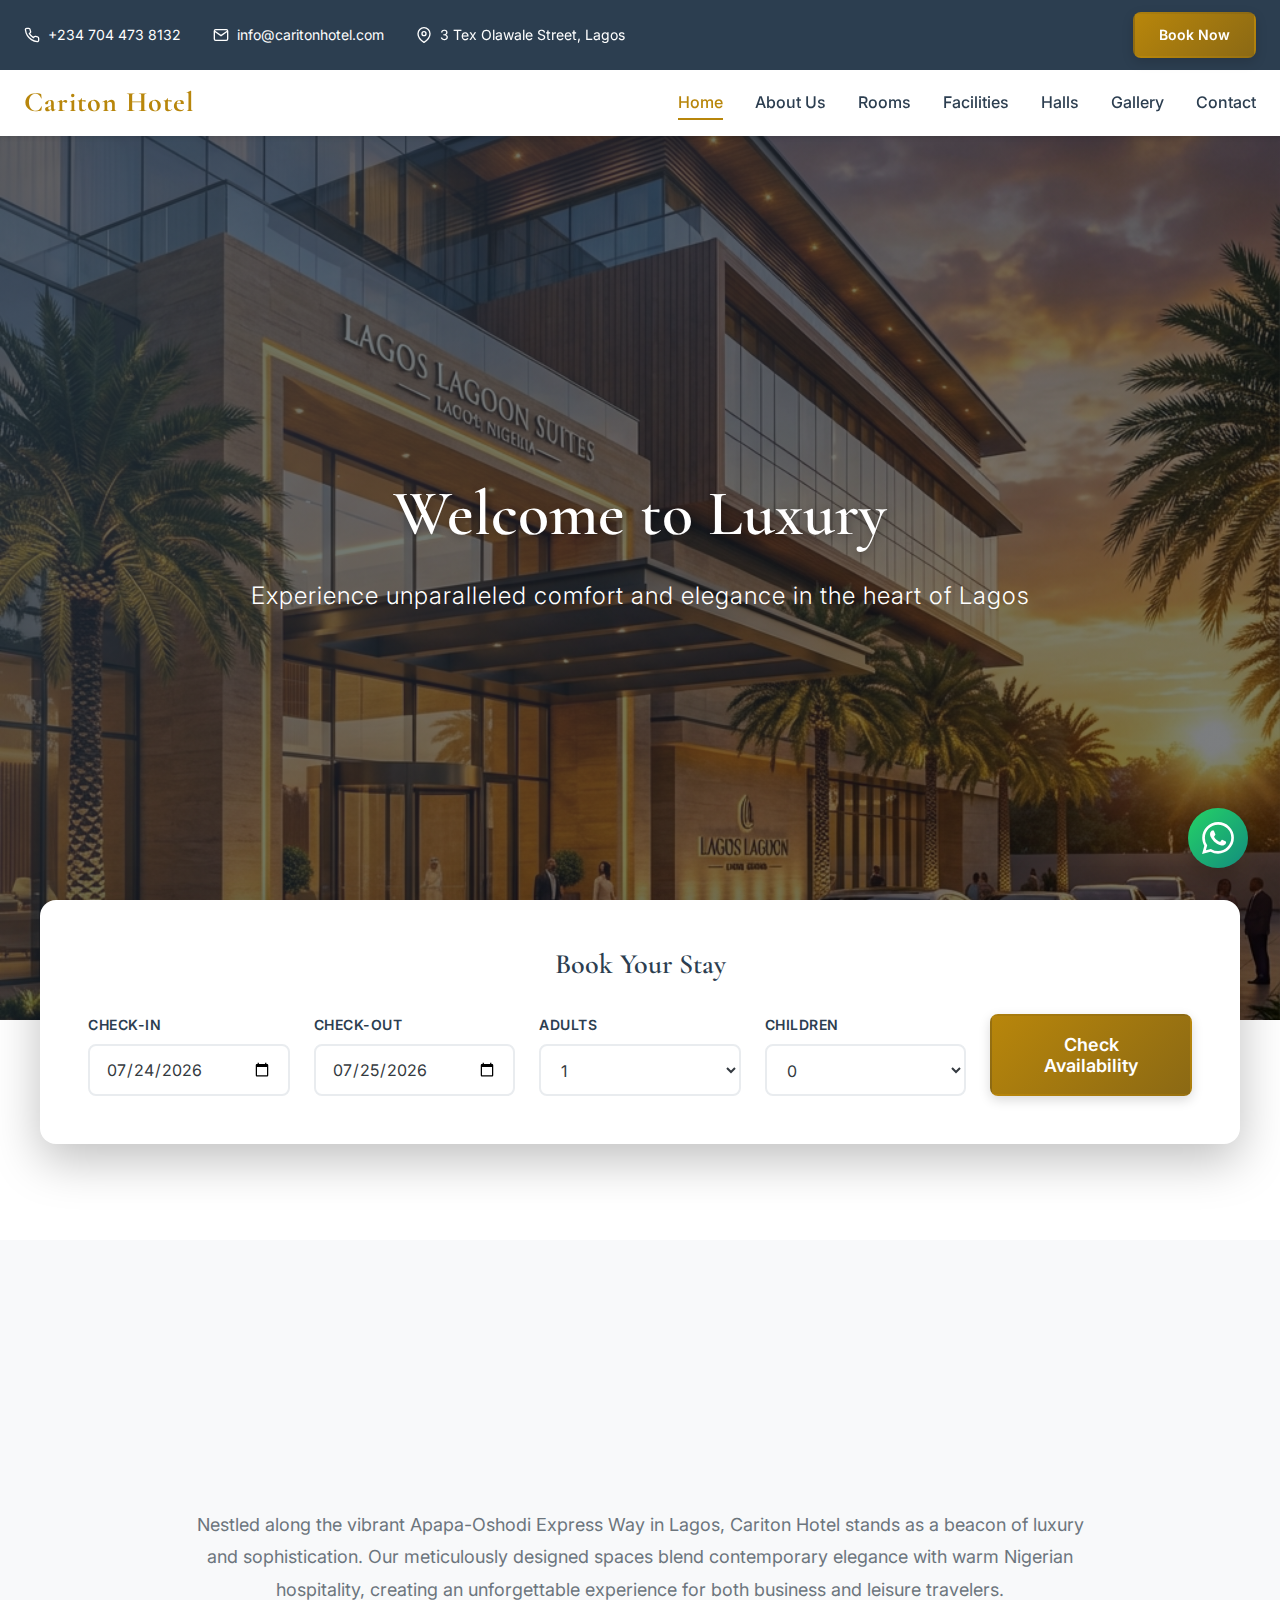
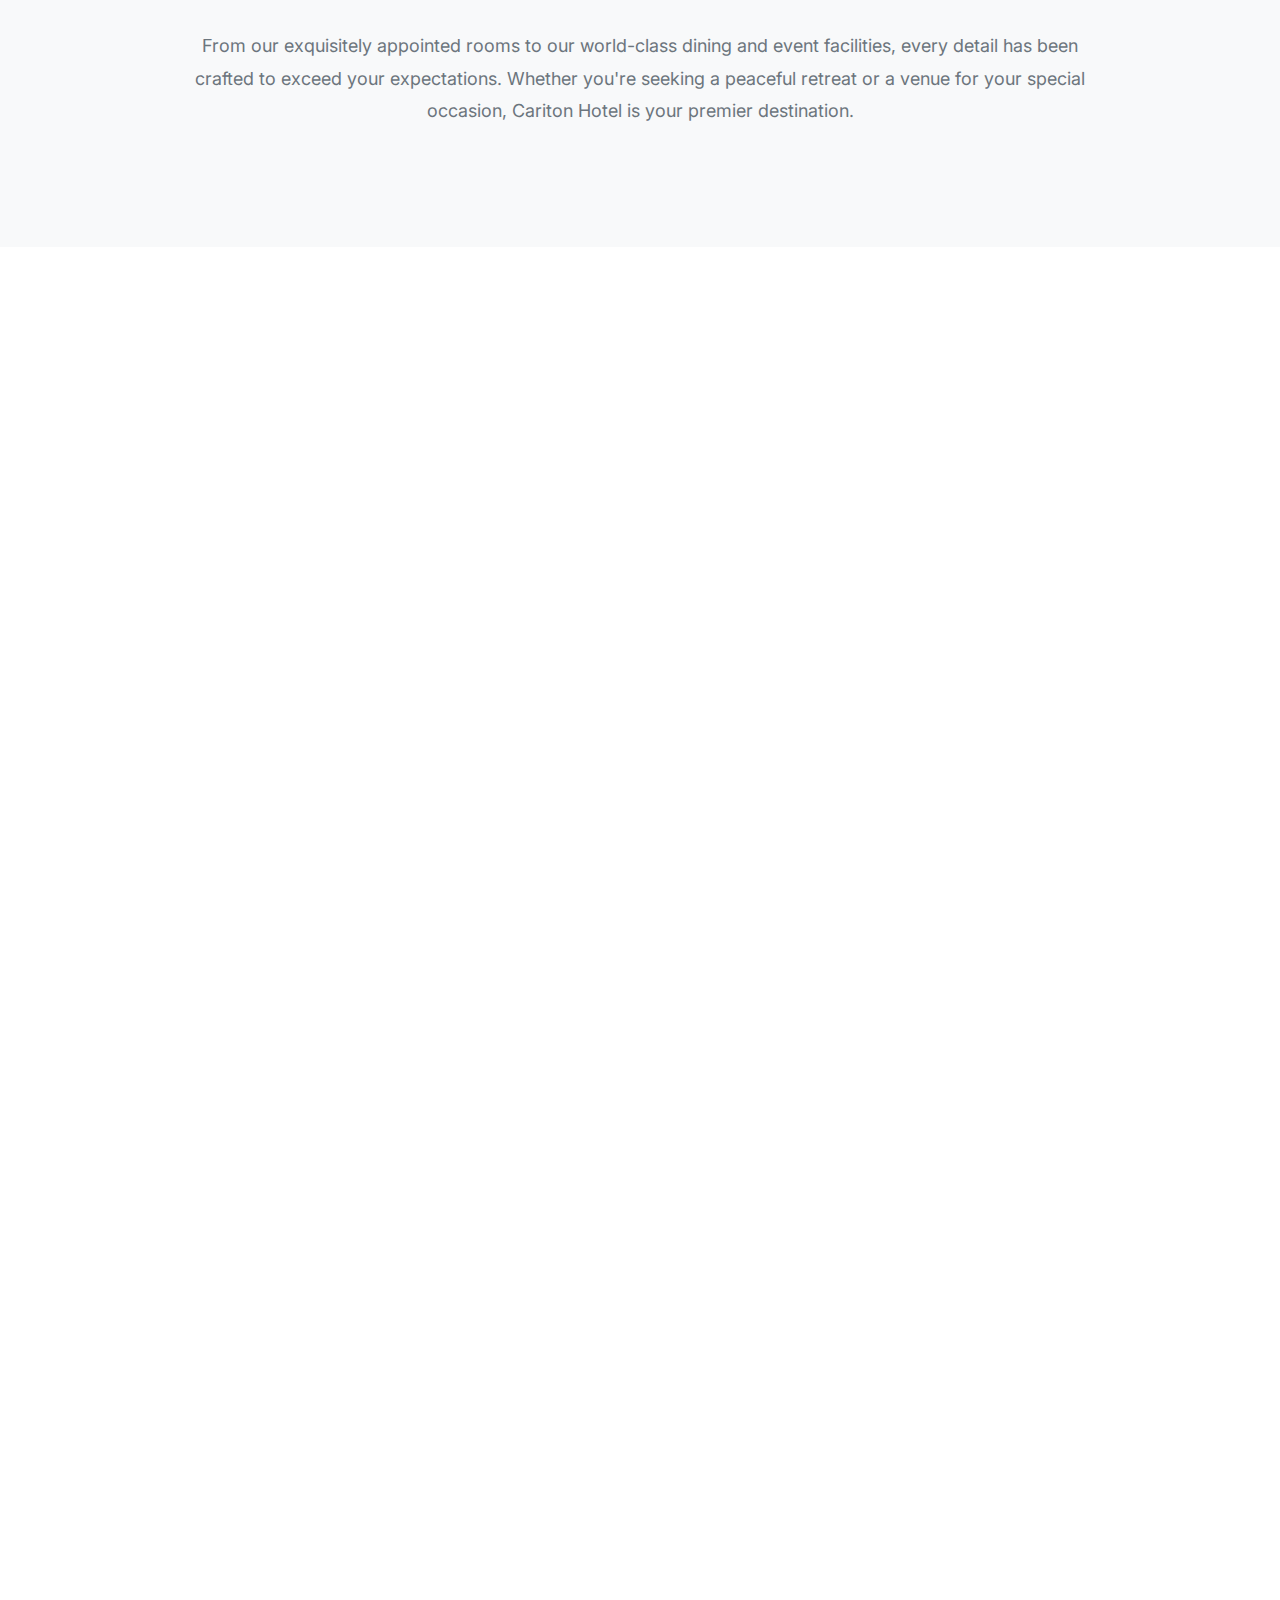
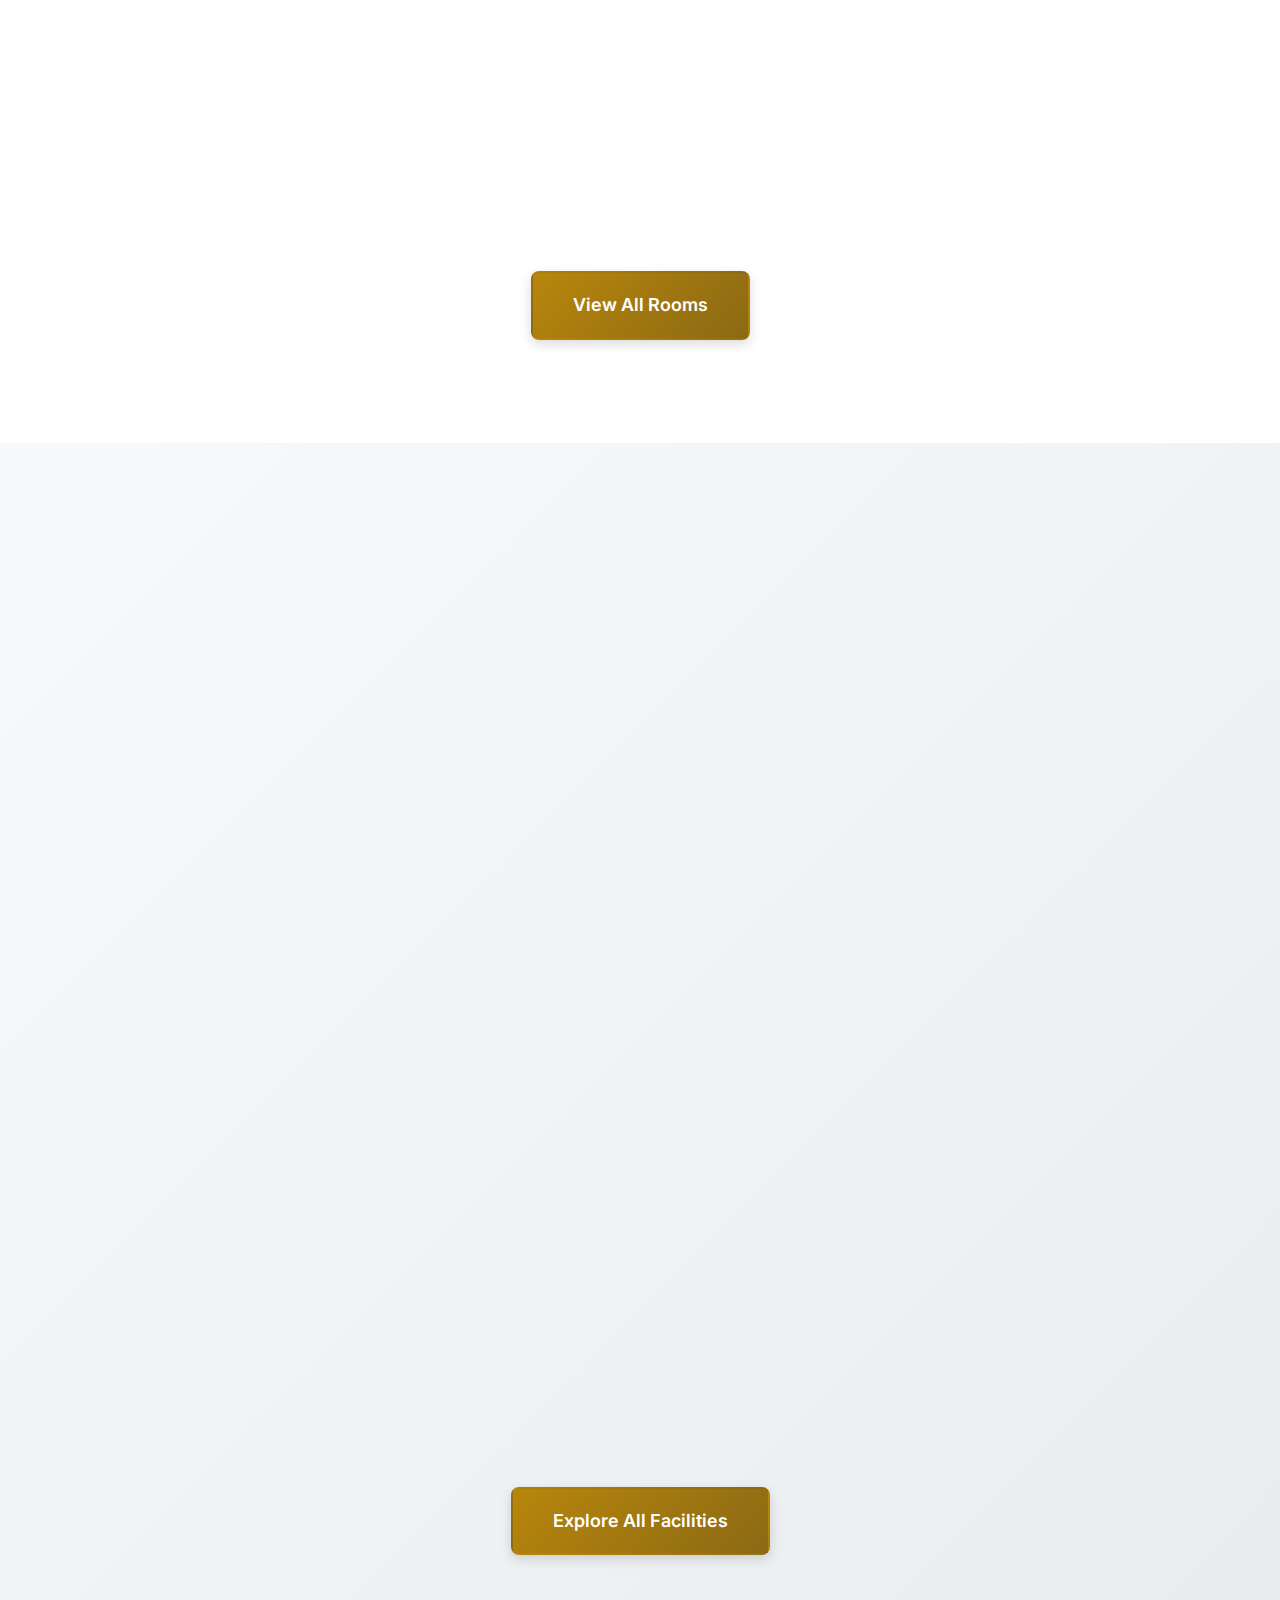
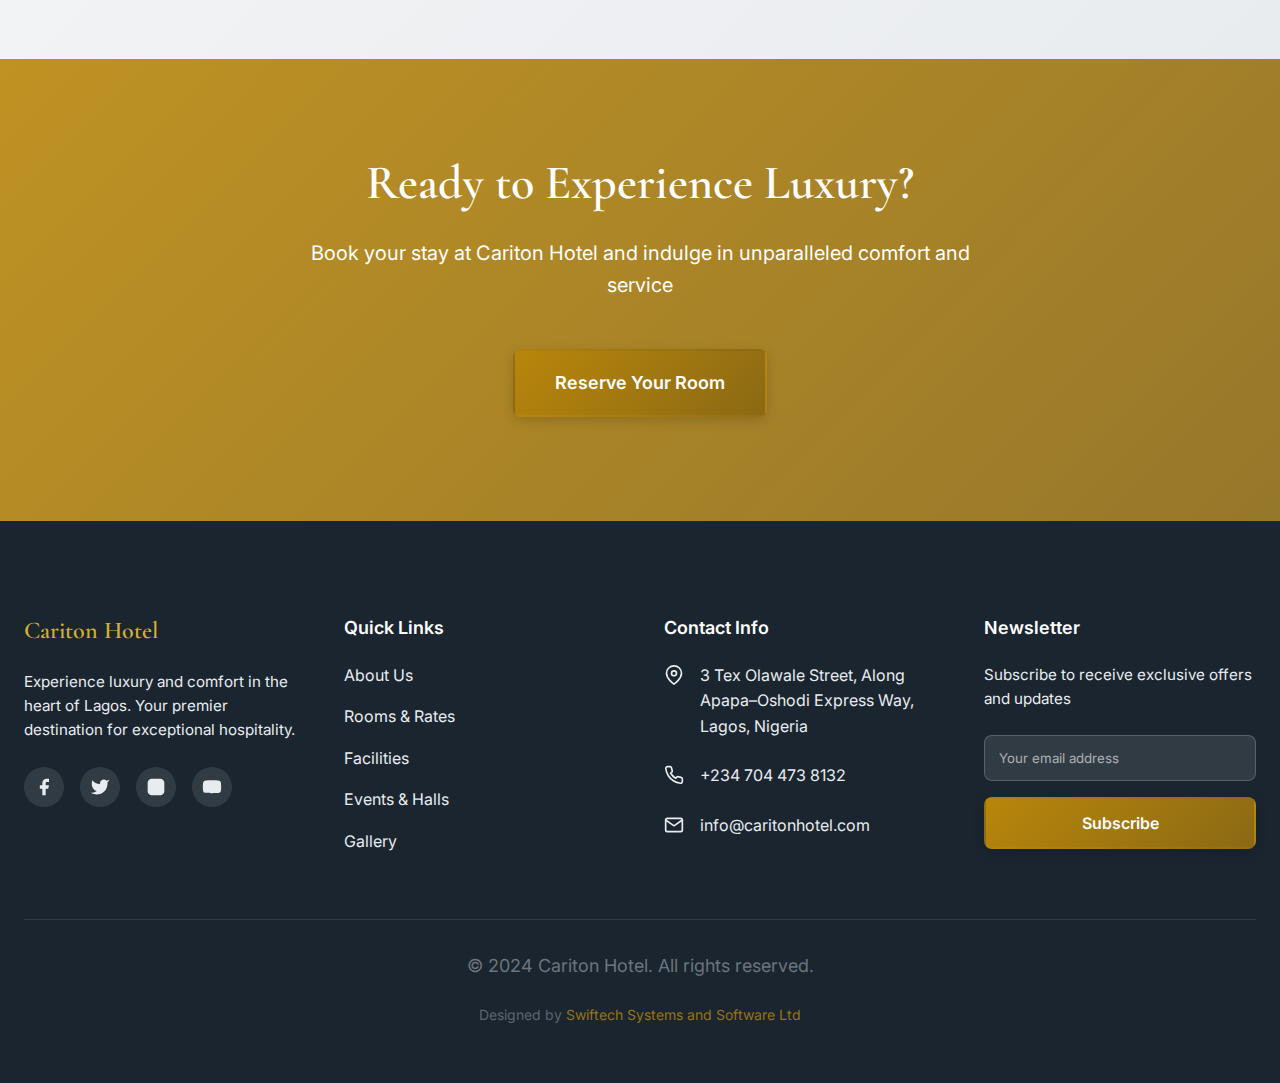
<file: index.html>
<!DOCTYPE html>
<html lang="en">
<head>
    <meta charset="UTF-8">
    <meta name="viewport" content="width=device-width, initial-scale=1.0">
    <title>Cariton Hotel - Luxury Accommodation in Lagos, Nigeria</title>
    <meta name="description" content="Experience luxury and comfort at Cariton Hotel, located along Apapa-Oshodi Express Way, Lagos. Premium rooms, world-class facilities, and exceptional service.">
    <link rel="preconnect" href="https://fonts.googleapis.com">
    <link rel="preconnect" href="https://fonts.gstatic.com" crossorigin>
    <link href="https://fonts.googleapis.com/css2?family=Cormorant+Garamond:wght@300;400;500;600;700&family=Inter:wght@300;400;500;600;700&display=swap" rel="stylesheet">
    <link rel="stylesheet" href="css/style.css">
</head>
<body>
    <!-- Header - Auto-loaded by components.js -->
    <header class="header" id="header"></header>

    <!-- Hero Section -->
    <section class="hero">
        <div class="hero-slider" id="heroSlider">
            <div class="hero-slide active">
                <div class="hero-image" style="background-image: url('images/hero-1.jpg')"></div>
                <div class="hero-overlay"></div>
                <div class="hero-content">
                    <h1 class="hero-title animate-fade-in">Welcome to Luxury</h1>
                    <p class="hero-subtitle animate-fade-in-delay">Experience unparalleled comfort and elegance in the heart of Lagos</p>
                    <!-- <div class="hero-buttons animate-fade-in-delay-2">
                        <a href="booking.html" class="btn btn-primary btn-lg">Book Your Stay</a>
                        <a href="rooms.html" class="btn btn-outline btn-lg">Explore Rooms</a>
                    </div> -->
                </div>
            </div>
            <div class="hero-slide">
                <div class="hero-image" style="background-image: url('images/hero-2.jpg')"></div>
                <div class="hero-overlay"></div>
                <div class="hero-content">
                    <h1 class="hero-title animate-fade-in">Exceptional Service</h1>
                    <p class="hero-subtitle animate-fade-in-delay">Where every moment becomes a cherished memory</p>
                    <!-- <div class="hero-buttons animate-fade-in-delay-2">
                        <a href="booking.html" class="btn btn-primary btn-lg">Book Your Stay</a>
                        <a href="facilities.html" class="btn btn-outline btn-lg">Our Facilities</a>
                    </div> -->
                </div>
            </div>
            <div class="hero-slide">
                <div class="hero-image" style="background-image: url('images/hero-3.jpg')"></div>
                <div class="hero-overlay"></div>
                <div class="hero-content">
                    <h1 class="hero-title animate-fade-in">Premium Events</h1>
                    <p class="hero-subtitle animate-fade-in-delay">State-of-the-art event halls for your special occasions</p>
                    <!-- <div class="hero-buttons animate-fade-in-delay-2">
                        <a href="events.html" class="btn btn-primary btn-lg">View Event Halls</a>
                        <a href="contact.html" class="btn btn-outline btn-lg">Contact Us</a>
                    </div> -->
                </div>
            </div>
            <div class="hero-slide">
                <div class="hero-image" style="background-image: url('images/penthouse.jpg')"></div>
                <div class="hero-overlay"></div>
                <div class="hero-content">
                    <h1 class="hero-title animate-fade-in">Luxurious Suites</h1>
                    <p class="hero-subtitle animate-fade-in-delay">Indulge in our premium accommodations</p>
                    <!-- <div class="hero-buttons animate-fade-in-delay-2">
                        <a href="rooms.html" class="btn btn-primary btn-lg">View Rooms</a>
                        <a href="booking.html" class="btn btn-outline btn-lg">Book Now</a>
                    </div> -->
                </div>
            </div>
            <div class="hero-slide">
                <div class="hero-image" style="background-image: url('images/restaurant.jpg')"></div>
                <div class="hero-overlay"></div>
                <div class="hero-content">
                    <h1 class="hero-title animate-fade-in">Fine Dining</h1>
                    <p class="hero-subtitle animate-fade-in-delay">Exquisite culinary experiences await</p>
                    <!-- <div class="hero-buttons animate-fade-in-delay-2">
                        <a href="facilities.html" class="btn btn-primary btn-lg">Explore Dining</a>
                        <a href="booking.html" class="btn btn-outline btn-lg">Reserve Now</a>
                    </div> -->
                </div>
            </div>
            <div class="hero-slide">
                <div class="hero-image" style="background-image: url('images/gym.jpg')"></div>
                <div class="hero-overlay"></div>
                <div class="hero-content">
                    <h1 class="hero-title animate-fade-in">World-Class Amenities</h1>
                    <p class="hero-subtitle animate-fade-in-delay">Everything you need for a perfect stay</p>
                    <!-- <div class="hero-buttons animate-fade-in-delay-2">
                        <a href="facilities.html" class="btn btn-primary btn-lg">View Facilities</a>
                        <a href="contact.html" class="btn btn-outline btn-lg">Get in Touch</a>
                    </div> -->
                </div>
            </div>
        </div>
        <div class="slider-indicators" id="sliderIndicators"></div>
    </section>

    <!-- Quick Booking Widget -->
    <section class="booking-widget">
        <div class="container">
            <div class="booking-widget-card">
                <h3 class="booking-widget-title">Book Your Stay</h3>
                <form class="booking-widget-form" action="booking.html" method="get">
                    <div class="booking-form-grid">
                        <div class="form-field">
                            <label for="checkin">Check-In</label>
                            <input type="date" id="checkin" name="checkin" required>
                        </div>
                        <div class="form-field">
                            <label for="checkout">Check-Out</label>
                            <input type="date" id="checkout" name="checkout" required>
                        </div>
                        <div class="form-field">
                            <label for="adults">Adults</label>
                            <select id="adults" name="adults" required>
                                <option value="1"selected>1</option>
                                <option value="2">2</option>
                                <option value="3">3</option>
                                <option value="4">4</option>
                                <option value="5">5</option>
                                <option value="6">6+</option>
                            </select>
                        </div>
                        <div class="form-field">
                            <label for="children">Children</label>
                            <select id="children" name="children">
                                <option value="0" selected>0</option>
                                <option value="1">1</option>
                                <option value="2">2</option>
                                <option value="3">3</option>
                                <option value="4">4</option>
                                <option value="5">5+</option>
                            </select>
                        </div>
                        <div class="form-field">
                            <button type="submit" class="btn btn-primary btn-lg booking-submit">
                                Check Availability
                            </button>
                        </div>
                    </div>
                </form>
            </div>
        </div>
    </section>

    <!-- Introduction Section -->
    <section class="intro-section">
        <div class="container">
            <div class="section-header text-center">
                <span class="section-subtitle">Discover Cariton</span>
                <h2 class="section-title">A Haven of Luxury and Comfort</h2>
                <div class="title-divider"></div>
            </div>
            <div class="intro-content">
                <p class="intro-text">
                    Nestled along the vibrant Apapa-Oshodi Express Way in Lagos, Cariton Hotel stands as a beacon of luxury and sophistication. 
                    Our meticulously designed spaces blend contemporary elegance with warm Nigerian hospitality, creating an unforgettable experience 
                    for both business and leisure travelers.
                </p>
                <p class="intro-text">
                    From our exquisitely appointed rooms to our world-class dining and event facilities, every detail has been crafted to exceed 
                    your expectations. Whether you're seeking a peaceful retreat or a venue for your special occasion, Cariton Hotel is your 
                    premier destination.
                </p>
            </div>
        </div>
    </section>

    <!-- Featured Rooms Section -->
    <section class="featured-rooms">
        <div class="container">
            <div class="section-header text-center">
                <span class="section-subtitle">Accommodations</span>
                <h2 class="section-title">Rooms & Suites</h2>
                <div class="title-divider"></div>
            </div>
            <div class="rooms-grid">
                <!-- Studio - ₦20,000 -->
                <div class="room-card">
                    <div class="room-image">
                        <img src="images/studio.jpg" alt="Studio Room">
                        <div class="room-overlay">
                            <a href="rooms.html#studio" class="btn btn-outline">View Details</a>
                        </div>
                    </div>
                    <div class="room-info">
                        <h3 class="room-name">Studio</h3>
                        <div class="room-price">₦20,000 <span>per night</span></div>
                    </div>
                </div>
                <!-- Standard - ₦30,000 -->
                <div class="room-card">
                    <div class="room-image">
                        <img src="images/standard.jpg" alt="Standard Room">
                        <div class="room-overlay">
                            <a href="rooms.html#standard" class="btn btn-outline">View Details</a>
                        </div>
                    </div>
                    <div class="room-info">
                        <h3 class="room-name">Standard</h3>
                        <div class="room-price">₦30,000 <span>per night</span></div>
                    </div>
                </div>
                <!-- Deluxe - ₦35,000 -->
                <div class="room-card">
                    <div class="room-image">
                        <img src="images/deluxe.jpg" alt="Deluxe Room">
                        <div class="room-overlay">
                            <a href="rooms.html#deluxe" class="btn btn-outline">View Details</a>
                        </div>
                    </div>
                    <div class="room-info">
                        <h3 class="room-name">Deluxe</h3>
                        <div class="room-price">₦35,000 <span>per night</span></div>
                    </div>
                </div>
                <!-- Premium - ₦40,000 -->
                <div class="room-card">
                    <div class="room-image">
                        <img src="images/premium.jpg" alt="Premium Room">
                        <div class="room-overlay">
                            <a href="rooms.html#premium" class="btn btn-outline">View Details</a>
                        </div>
                    </div>
                    <div class="room-info">
                        <h3 class="room-name">Premium</h3>
                        <div class="room-price">₦40,000 <span>per night</span></div>
                    </div>
                </div>
                <!-- Mini Suite - ₦50,000 -->
                <div class="room-card">
                    <div class="room-image">
                        <img src="images/mini-suite.jpg" alt="Mini Suite">
                        <div class="room-overlay">
                            <a href="rooms.html#mini-suite" class="btn btn-outline">View Details</a>
                        </div>
                    </div>
                    <div class="room-info">
                        <h3 class="room-name">Mini Suite</h3>
                        <div class="room-price">₦50,000 <span>per night</span></div>
                    </div>
                </div>
                <!-- Penthouse - ₦60,000 -->
                <div class="room-card">
                    <div class="room-image">
                        <img src="images/penthouse.jpg" alt="Penthouse Suite">
                        <div class="room-overlay">
                            <a href="rooms.html#penthouse" class="btn btn-outline">View Details</a>
                        </div>
                    </div>
                    <div class="room-info">
                        <h3 class="room-name">Penthouse</h3>
                        <div class="room-price">₦60,000 <span>per night</span></div>
                    </div>
                </div>
                <!-- Royal Suite - ₦70,000 -->
                <div class="room-card">
                    <div class="room-image">
                        <img src="images/royal-suite.jpg" alt="Royal Suite">
                        <div class="room-overlay">
                            <a href="rooms.html#royal-suite" class="btn btn-outline">View Details</a>
                        </div>
                    </div>
                    <div class="room-info">
                        <h3 class="room-name">Royal Suite</h3>
                        <div class="room-price">₦70,000 <span>per night</span></div>
                    </div>
                </div>
            </div>
            <div class="text-center" style="margin-top: 3rem;">
                <a href="rooms.html" class="btn btn-primary btn-lg">View All Rooms</a>
            </div>
        </div>
    </section>

    <!-- Facilities Highlights -->
    <section class="facilities-highlights">
        <div class="container">
            <div class="section-header text-center">
                <span class="section-subtitle">Amenities</span>
                <h2 class="section-title">World-Class Facilities</h2>
                <div class="title-divider"></div>
            </div>
            <div class="facilities-grid">
                <div class="facility-card">
                    <div class="facility-icon">
                        <svg viewBox="0 0 24 24" fill="none" stroke="currentColor" stroke-width="2">
                            <path d="M3 9l9-7 9 7v11a2 2 0 0 1-2 2H5a2 2 0 0 1-2-2z"></path>
                            <polyline points="9 22 9 12 15 12 15 22"></polyline>
                        </svg>
                    </div>
                    <h3 class="facility-name">In-House Restaurant</h3>
                    <p class="facility-description">Exquisite dining experiences with local and international cuisine</p>
                </div>
                <div class="facility-card">
                    <div class="facility-icon">
                        <svg viewBox="0 0 24 24" fill="none" stroke="currentColor" stroke-width="2">
                            <path d="M12 2L2 7l10 5 10-5-10-5z"></path>
                            <path d="M2 17l10 5 10-5M2 12l10 5 10-5"></path>
                        </svg>
                    </div>
                    <h3 class="facility-name">Wine Bar</h3>
                    <p class="facility-description">Premium selection of wines and spirits in elegant ambiance</p>
                </div>
                <div class="facility-card">
                    <div class="facility-icon">
                        <svg viewBox="0 0 24 24" fill="none" stroke="currentColor" stroke-width="2">
                            <circle cx="12" cy="12" r="10"></circle>
                            <path d="M12 6v6l4 2"></path>
                        </svg>
                    </div>
                    <h3 class="facility-name">Snooker Bar</h3>
                    <p class="facility-description">Relax and unwind with friends in our premium snooker lounge</p>
                </div>
                <div class="facility-card">
                    <div class="facility-icon">
                        <svg viewBox="0 0 24 24" fill="none" stroke="currentColor" stroke-width="2">
                            <path d="M22 12h-4l-3 9L9 3l-3 9H2"></path>
                        </svg>
                    </div>
                    <h3 class="facility-name">Fitness Center</h3>
                    <p class="facility-description">State-of-the-art gym equipment for your wellness journey</p>
                </div>
                <div class="facility-card">
                    <div class="facility-icon">
                        <svg viewBox="0 0 24 24" fill="none" stroke="currentColor" stroke-width="2">
                            <rect x="3" y="4" width="18" height="18" rx="2" ry="2"></rect>
                            <line x1="16" y1="2" x2="16" y2="6"></line>
                            <line x1="8" y1="2" x2="8" y2="6"></line>
                            <line x1="3" y1="10" x2="21" y2="10"></line>
                        </svg>
                    </div>
                    <h3 class="facility-name">Event Halls</h3>
                    <p class="facility-description">Two magnificent halls perfect for weddings, conferences, and celebrations</p>
                </div>
                <div class="facility-card">
                    <div class="facility-icon">
                        <svg viewBox="0 0 24 24" fill="none" stroke="currentColor" stroke-width="2">
                            <path d="M17 21v-2a4 4 0 0 0-4-4H5a4 4 0 0 0-4 4v2"></path>
                            <circle cx="9" cy="7" r="4"></circle>
                            <path d="M23 21v-2a4 4 0 0 0-3-3.87"></path>
                            <path d="M16 3.13a4 4 0 0 1 0 7.75"></path>
                        </svg>
                    </div>
                    <h3 class="facility-name">Concierge Service</h3>
                    <p class="facility-description">24/7 personalized service to cater to your every need</p>
                </div>
            </div>
            <div class="text-center" style="margin-top: 3rem;">
                <a href="facilities.html" class="btn btn-primary btn-lg">Explore All Facilities</a>
            </div>
        </div>
    </section>

    <!-- CTA Section -->
    <section class="cta-section">
        <div class="cta-overlay"></div>
        <div class="container">
            <div class="cta-content">
                <h2 class="cta-title">Ready to Experience Luxury?</h2>
                <p class="cta-text">Book your stay at Cariton Hotel and indulge in unparalleled comfort and service</p>
                <a href="booking.html" class="btn btn-primary btn-lg">Reserve Your Room</a>
            </div>
        </div>
    </section>

    <!-- Footer - Auto-loaded by components.js -->
    <footer class="footer" id="footer"></footer>

    <!-- WhatsApp button auto-loaded by components.js -->

    <!-- Load components first, then main.js -->
    <script src="js/components.js"></script>
    <script src="js/main.js"></script>
</body>
</html>
</file>
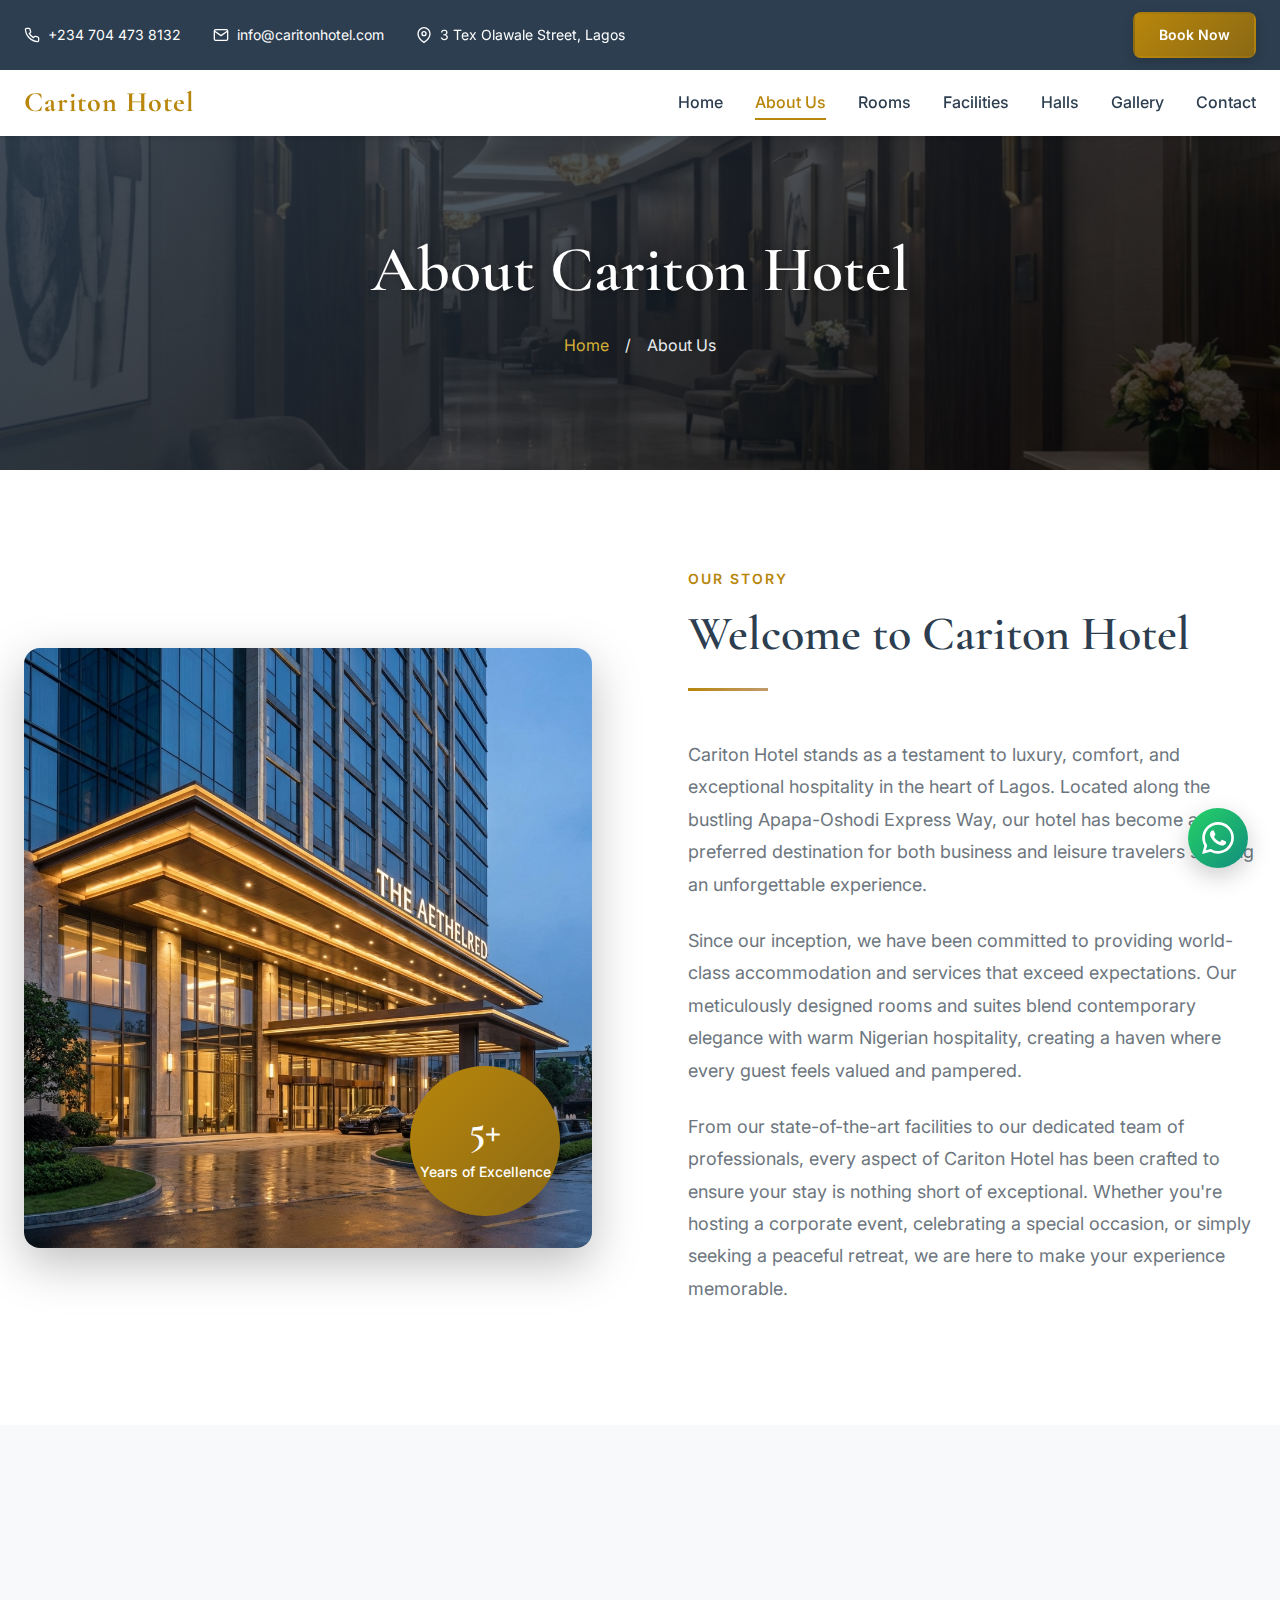
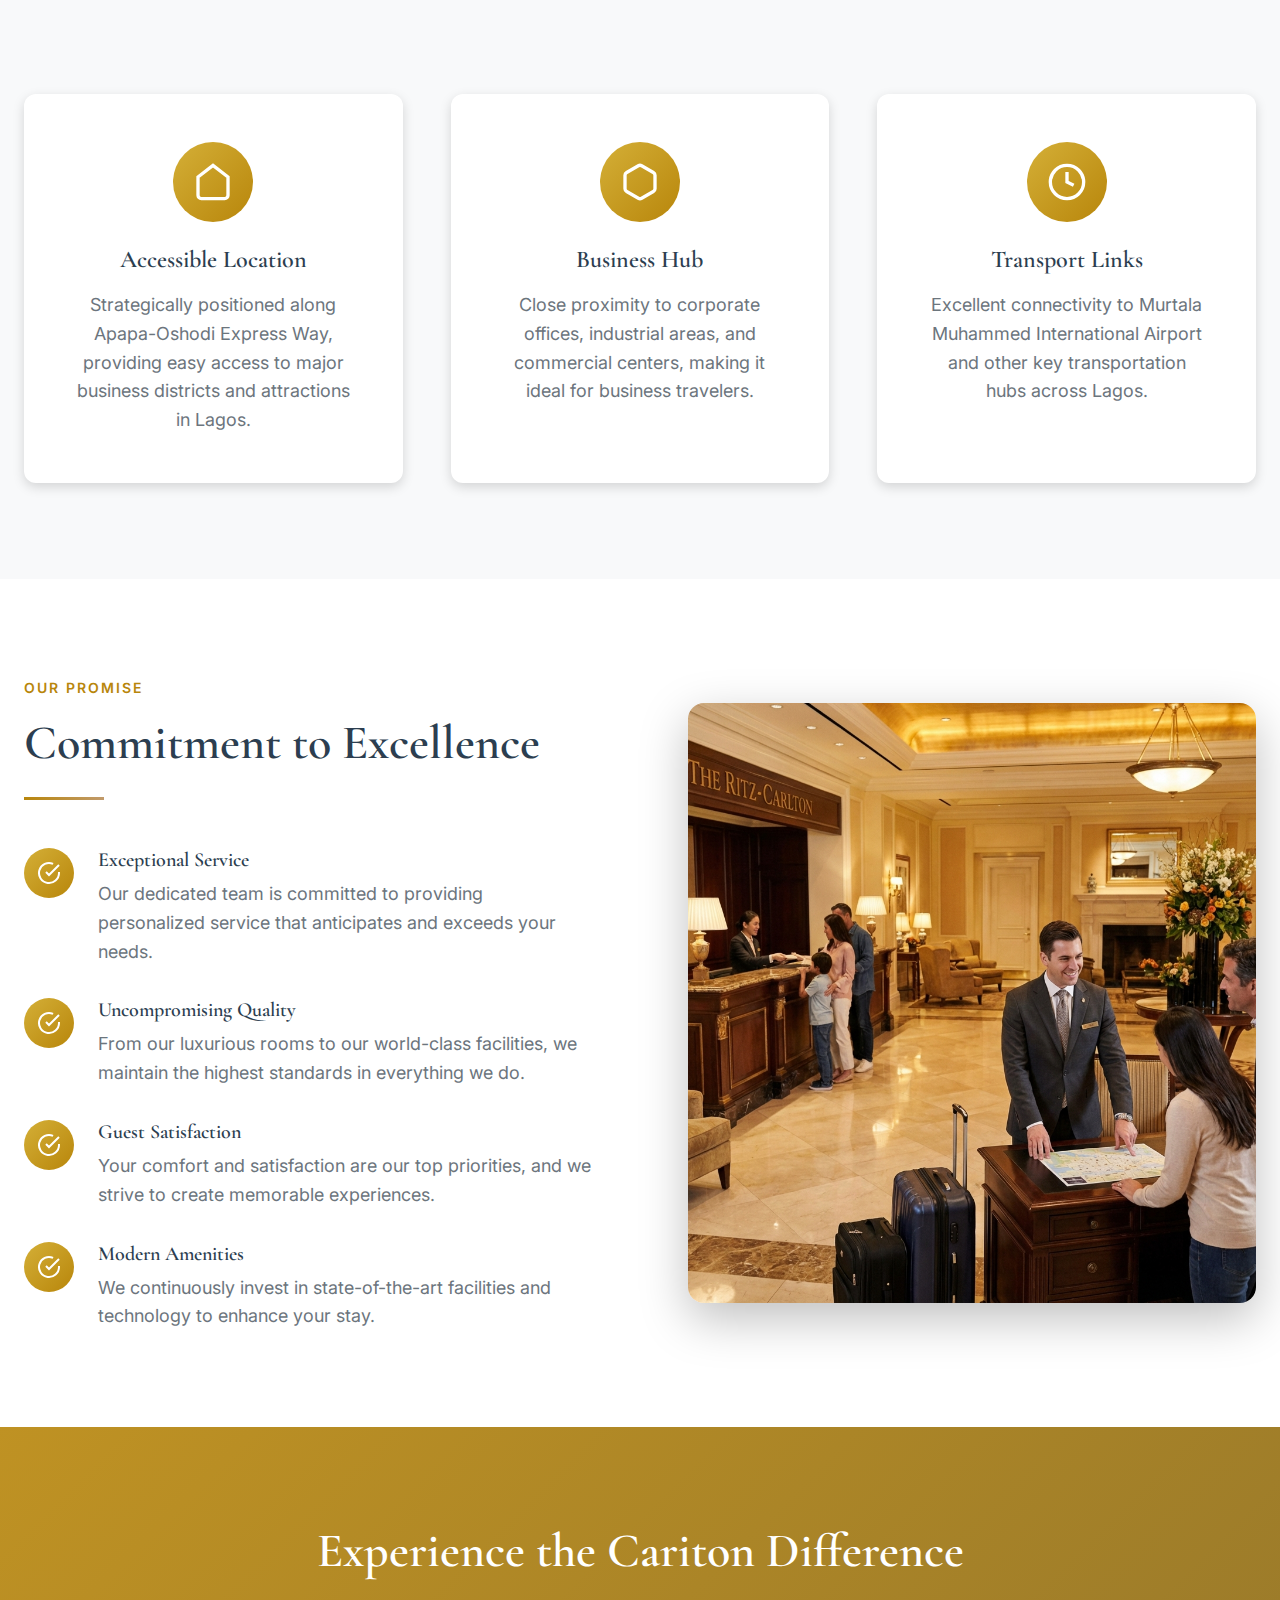
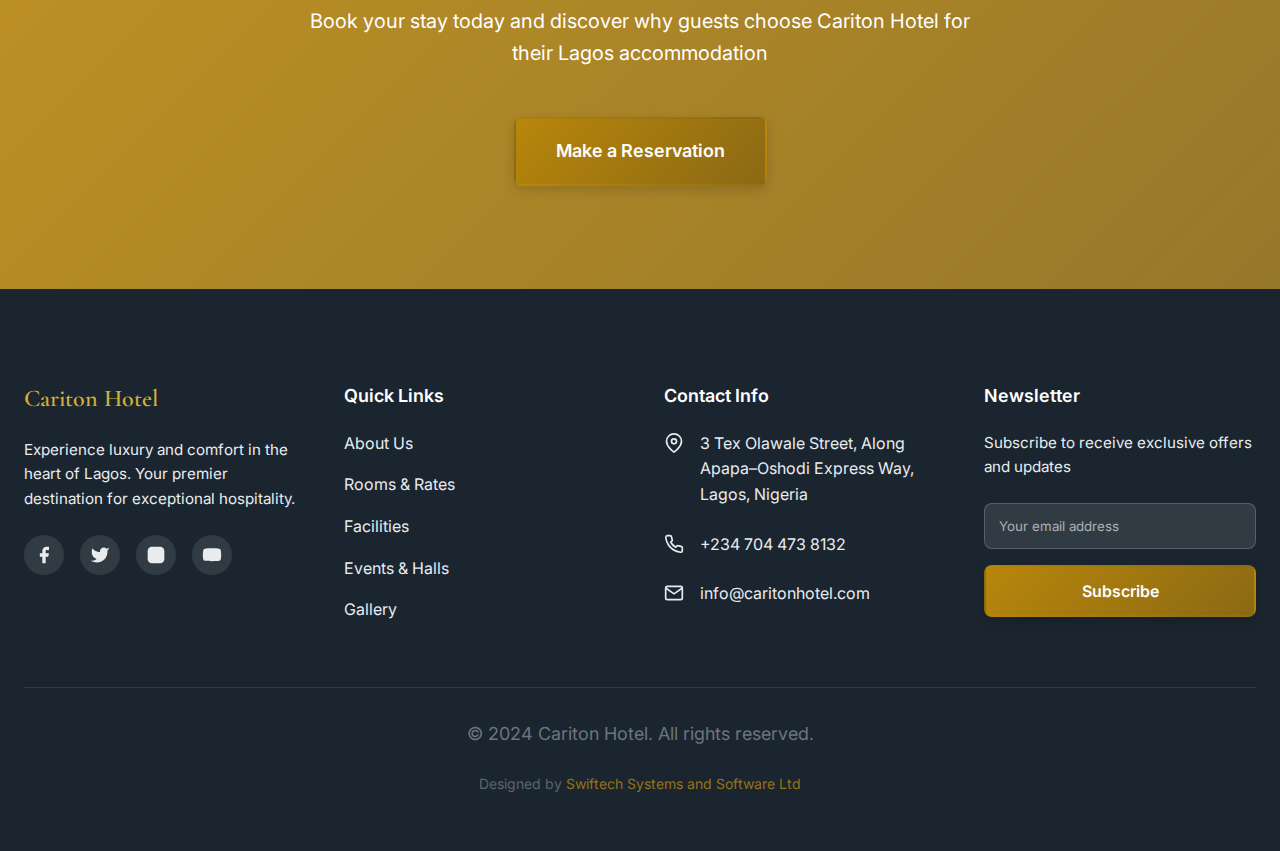
<file: about.html>
<!DOCTYPE html>
<html lang="en">
<head>
    <meta charset="UTF-8">
    <meta name="viewport" content="width=device-width, initial-scale=1.0">
    <title>About Us - Cariton Hotel | Luxury Accommodation in Lagos</title>
    <meta name="description" content="Discover the story of Cariton Hotel, your premier luxury destination in Lagos. Learn about our commitment to exceptional service and comfort.">
    <link rel="preconnect" href="https://fonts.googleapis.com">
    <link rel="preconnect" href="https://fonts.gstatic.com" crossorigin>
    <link href="https://fonts.googleapis.com/css2?family=Cormorant+Garamond:wght@300;400;500;600;700&family=Inter:wght@300;400;500;600;700&display=swap" rel="stylesheet">
    <link rel="stylesheet" href="css/style.css">
    <link rel="stylesheet" href="css/pages.css">
</head>
<body>
    <!-- Header - Auto-loaded by components.js -->
    <header class="header" id="header"></header>

    <!-- Page Header -->
    <section class="page-header">
        <div class="page-header-overlay"></div>
        <div class="container">
            <h1 class="page-title">About Cariton Hotel</h1>
            <nav class="breadcrumb">
                <a href="index.html">Home</a>
                <span>/</span>
                <span>About Us</span>
            </nav>
        </div>
    </section>

    <!-- About Content -->
    <section class="about-section">
        <div class="container">
            <div class="about-grid">
                <div class="about-image">
                    <img src="images/about-hotel.jpg" alt="Cariton Hotel">
                    <div class="about-badge">
                        <div class="badge-content">
                            <span class="badge-number">5+</span>
                            <span class="badge-text">Years of Excellence</span>
                        </div>
                    </div>
                </div>
                <div class="about-content">
                    <span class="section-subtitle">Our Story</span>
                    <h2 class="section-title">Welcome to Cariton Hotel</h2>
                    <div class="title-divider" style="margin-left: 0;"></div>
                    <p>
                        Cariton Hotel stands as a testament to luxury, comfort, and exceptional hospitality in the heart of Lagos. 
                        Located along the bustling Apapa-Oshodi Express Way, our hotel has become a preferred destination for both 
                        business and leisure travelers seeking an unforgettable experience.
                    </p>
                    <p>
                        Since our inception, we have been committed to providing world-class accommodation and services that exceed 
                        expectations. Our meticulously designed rooms and suites blend contemporary elegance with warm Nigerian 
                        hospitality, creating a haven where every guest feels valued and pampered.
                    </p>
                    <p>
                        From our state-of-the-art facilities to our dedicated team of professionals, every aspect of Cariton Hotel 
                        has been crafted to ensure your stay is nothing short of exceptional. Whether you're hosting a corporate 
                        event, celebrating a special occasion, or simply seeking a peaceful retreat, we are here to make your 
                        experience memorable.
                    </p>
                </div>
            </div>
        </div>
    </section>

    <!-- Location Advantage -->
    <section class="location-section">
        <div class="container">
            <div class="section-header text-center">
                <span class="section-subtitle">Strategic Location</span>
                <h2 class="section-title">Prime Location in Lagos</h2>
                <div class="title-divider"></div>
            </div>
            <div class="location-grid">
                <div class="location-card">
                    <div class="location-icon">
                        <svg viewBox="0 0 24 24" fill="none" stroke="currentColor" stroke-width="2">
                            <path d="M3 9l9-7 9 7v11a2 2 0 0 1-2 2H5a2 2 0 0 1-2-2z"></path>
                        </svg>
                    </div>
                    <h3>Accessible Location</h3>
                    <p>Strategically positioned along Apapa-Oshodi Express Way, providing easy access to major business districts and attractions in Lagos.</p>
                </div>
                <div class="location-card">
                    <div class="location-icon">
                        <svg viewBox="0 0 24 24" fill="none" stroke="currentColor" stroke-width="2">
                            <path d="M21 16V8a2 2 0 0 0-1-1.73l-7-4a2 2 0 0 0-2 0l-7 4A2 2 0 0 0 3 8v8a2 2 0 0 0 1 1.73l7 4a2 2 0 0 0 2 0l7-4A2 2 0 0 0 21 16z"></path>
                        </svg>
                    </div>
                    <h3>Business Hub</h3>
                    <p>Close proximity to corporate offices, industrial areas, and commercial centers, making it ideal for business travelers.</p>
                </div>
                <div class="location-card">
                    <div class="location-icon">
                        <svg viewBox="0 0 24 24" fill="none" stroke="currentColor" stroke-width="2">
                            <circle cx="12" cy="12" r="10"></circle>
                            <polyline points="12 6 12 12 16 14"></polyline>
                        </svg>
                    </div>
                    <h3>Transport Links</h3>
                    <p>Excellent connectivity to Murtala Muhammed International Airport and other key transportation hubs across Lagos.</p>
                </div>
            </div>
        </div>
    </section>

    <!-- Our Commitment -->
    <section class="commitment-section">
        <div class="container">
            <div class="commitment-grid">
                <div class="commitment-content">
                    <span class="section-subtitle">Our Promise</span>
                    <h2 class="section-title">Commitment to Excellence</h2>
                    <div class="title-divider" style="margin-left: 0;"></div>
                    <div class="commitment-list">
                        <div class="commitment-item">
                            <div class="commitment-icon">
                                <svg viewBox="0 0 24 24" fill="none" stroke="currentColor" stroke-width="2">
                                    <path d="M22 11.08V12a10 10 0 1 1-5.93-9.14"></path>
                                    <polyline points="22 4 12 14.01 9 11.01"></polyline>
                                </svg>
                            </div>
                            <div>
                                <h4>Exceptional Service</h4>
                                <p>Our dedicated team is committed to providing personalized service that anticipates and exceeds your needs.</p>
                            </div>
                        </div>
                        <div class="commitment-item">
                            <div class="commitment-icon">
                                <svg viewBox="0 0 24 24" fill="none" stroke="currentColor" stroke-width="2">
                                    <path d="M22 11.08V12a10 10 0 1 1-5.93-9.14"></path>
                                    <polyline points="22 4 12 14.01 9 11.01"></polyline>
                                </svg>
                            </div>
                            <div>
                                <h4>Uncompromising Quality</h4>
                                <p>From our luxurious rooms to our world-class facilities, we maintain the highest standards in everything we do.</p>
                            </div>
                        </div>
                        <div class="commitment-item">
                            <div class="commitment-icon">
                                <svg viewBox="0 0 24 24" fill="none" stroke="currentColor" stroke-width="2">
                                    <path d="M22 11.08V12a10 10 0 1 1-5.93-9.14"></path>
                                    <polyline points="22 4 12 14.01 9 11.01"></polyline>
                                </svg>
                            </div>
                            <div>
                                <h4>Guest Satisfaction</h4>
                                <p>Your comfort and satisfaction are our top priorities, and we strive to create memorable experiences.</p>
                            </div>
                        </div>
                        <div class="commitment-item">
                            <div class="commitment-icon">
                                <svg viewBox="0 0 24 24" fill="none" stroke="currentColor" stroke-width="2">
                                    <path d="M22 11.08V12a10 10 0 1 1-5.93-9.14"></path>
                                    <polyline points="22 4 12 14.01 9 11.01"></polyline>
                                </svg>
                            </div>
                            <div>
                                <h4>Modern Amenities</h4>
                                <p>We continuously invest in state-of-the-art facilities and technology to enhance your stay.</p>
                            </div>
                        </div>
                    </div>
                </div>
                <div class="commitment-image">
                    <img src="images/commitment.jpg" alt="Our Commitment">
                </div>
            </div>
        </div>
    </section>

    <!-- CTA Section -->
    <section class="cta-section">
        <div class="cta-overlay"></div>
        <div class="container">
            <div class="cta-content">
                <h2 class="cta-title">Experience the Cariton Difference</h2>
                <p class="cta-text">Book your stay today and discover why guests choose Cariton Hotel for their Lagos accommodation</p>
                <a href="booking.html" class="btn btn-primary btn-lg">Make a Reservation</a>
            </div>
        </div>
    </section>

    <!-- Footer - Auto-loaded by components.js -->
    <footer class="footer" id="footer"></footer>

    <!-- WhatsApp button auto-loaded by components.js -->

    <!-- Load components first, then main.js -->
    <script src="js/components.js"></script>
    <script src="js/main.js"></script>
</body>
</html>
</file>
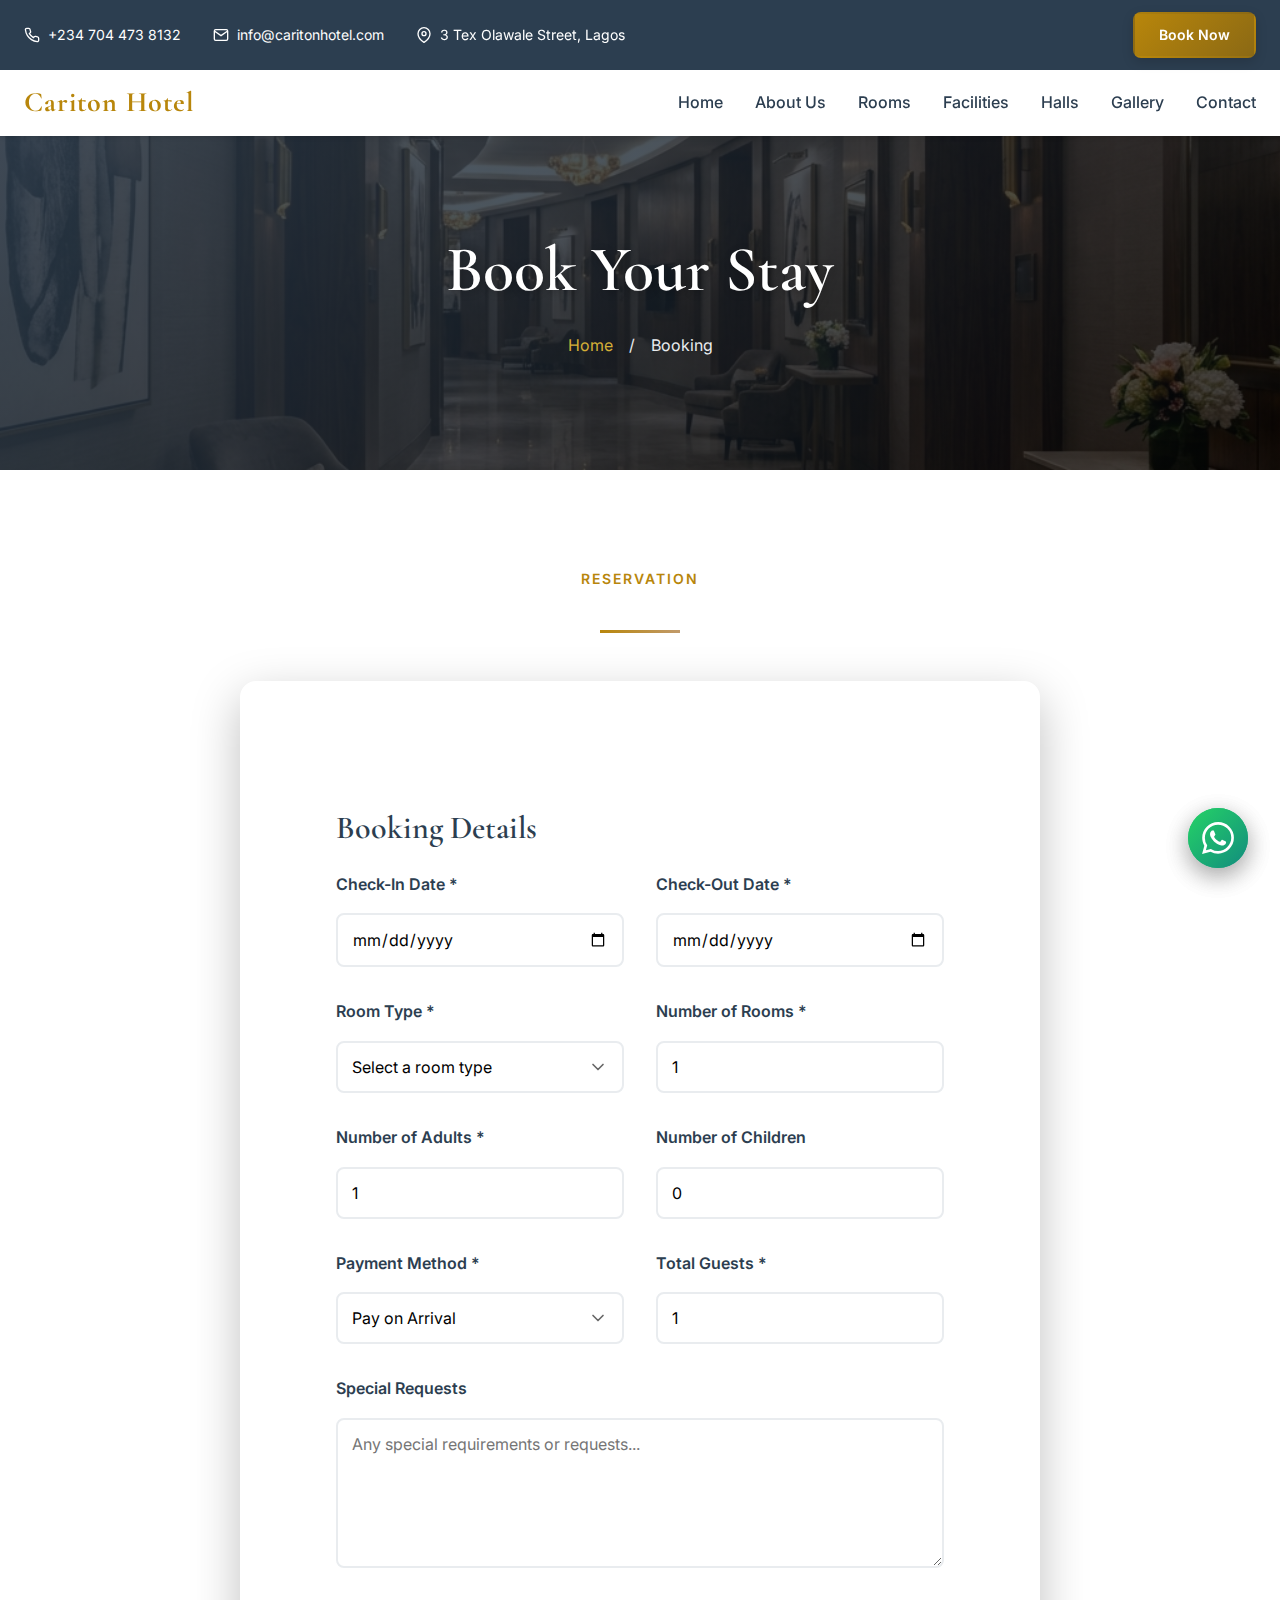
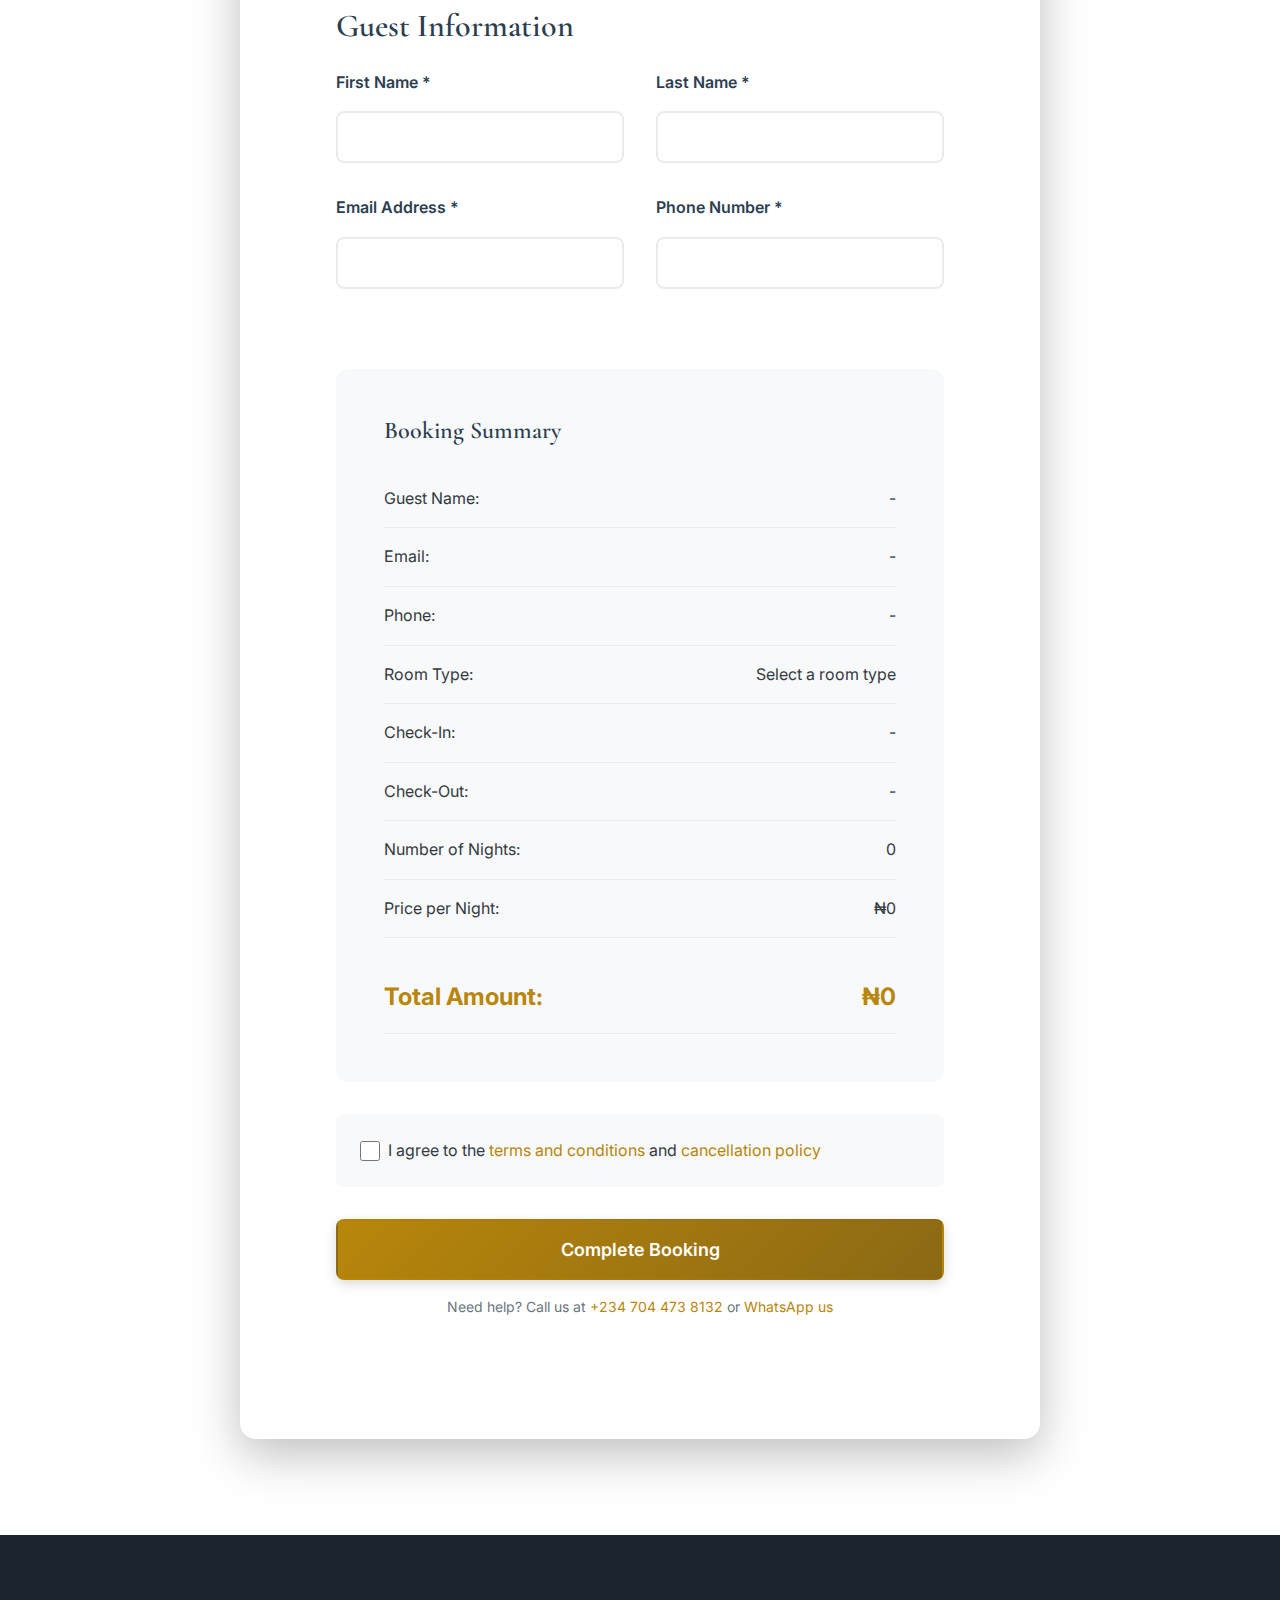
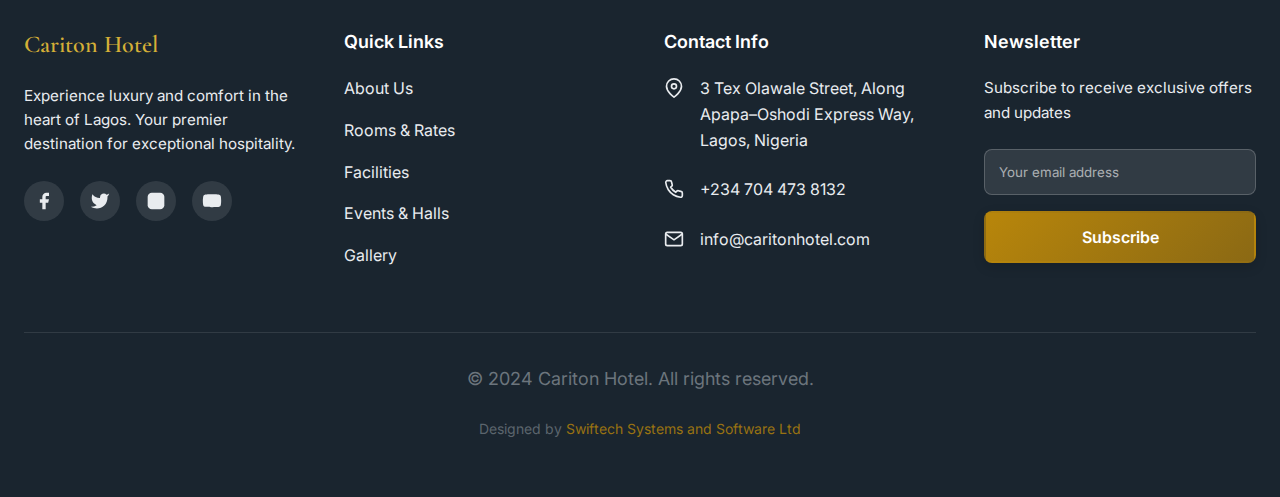
<file: booking.html>
<!DOCTYPE html>
<html lang="en">
<head>
    <meta charset="UTF-8">
    <meta name="viewport" content="width=device-width, initial-scale=1.0">
    <title>Book Your Stay - Cariton Hotel | Online Reservation</title>
    <meta name="description" content="Book your room at Cariton Hotel Lagos. Easy online reservation system for luxury accommodation. Best rates guaranteed.">
    <link rel="preconnect" href="https://fonts.googleapis.com">
    <link rel="preconnect" href="https://fonts.gstatic.com" crossorigin>
    <link href="https://fonts.googleapis.com/css2?family=Cormorant+Garamond:wght@300;400;500;600;700&family=Inter:wght@300;400;500;600;700&display=swap" rel="stylesheet">
    <link rel="stylesheet" href="css/style.css">
    <link rel="stylesheet" href="css/pages.css">
</head>
<body>
     <!-- Header - Auto-loaded by components.js -->
    <header class="header" id="header"></header>

    <section class="page-header">
        <div class="page-header-overlay"></div>
        <div class="container">
            <h1 class="page-title">Book Your Stay</h1>
            <nav class="breadcrumb">
                <a href="index.html">Home</a>
                <span>/</span>
                <span>Booking</span>
            </nav>
        </div>
    </section>

    <section class="booking-section">
        <div class="container">
            <!-- Success/Error Message Display -->
            <div id="bookingMessage" style="display: none; margin-bottom: 2rem; padding: 1.5rem; border-radius: var(--radius-md); text-align: center; font-weight: 500;">
            </div>

            <div class="section-header text-center">
                <span class="section-subtitle">Reservation</span>
                <!-- <h2 class="section-title">Complete Your Booking</h2> -->
                <div class="title-divider"></div>
                <!-- <p style="max-width: 800px; margin: 0 auto; color: var(--gray);">
                    Fill in the details below to reserve your room at Cariton Hotel. We'll confirm your booking shortly.
                </p> -->
            </div>


            <form class="booking-form" id="bookingForm" action="process_booking.php" method="post">

                <h3 style="margin: 2rem 0 1.5rem;">Booking Details</h3>

                <div class="form-row">
                    <div class="form-group">
                        <label for="checkIn">Check-In Date *</label>
                        <input type="date" id="checkIn" name="checkIn" required>
                    </div>
                    <div class="form-group">
                        <label for="checkOut">Check-Out Date *</label>
                        <input type="date" id="checkOut" name="checkOut" required>
                    </div>
                </div>

                <div class="form-row">
                    <div class="form-group">
                        <label for="roomType">Room Type *</label>
                        <select id="roomType" name="room" required>
                            <option value="">Select a room type</option>
                            <option value="Studio" data-price="20000">Studio - ₦20,000/night</option>
                            <option value="Standard" data-price="30000">Standard - ₦30,000/night</option>
                            <option value="Deluxe" data-price="35000">Deluxe - ₦35,000/night</option>
                            <option value="Premium" data-price="40000">Premium - ₦40,000/night</option>
                            <option value="Mini Suite" data-price="50000">Mini Suite - ₦50,000/night</option>
                            <option value="Penthouse" data-price="60000">Penthouse - ₦60,000/night</option>
                            <option value="Royal Suite" data-price="70000">Royal Suite - ₦70,000/night</option>
                        </select>
                    </div>
                    <div class="form-group">
                        <label for="numRooms">Number of Rooms *</label>
                        <input type="number" id="numRooms" name="nofroom" min="1" max="10" value="1" required>
                    </div>
                </div>

                <div class="form-row">
                    <div class="form-group">
                        <label for="adults">Number of Adults *</label>
                        <input type="number" id="adults" name="adults" min="1" max="10" value="1" required>
                    </div>
                    <div class="form-group">
                        <label for="children">Number of Children</label>
                        <input type="number" id="children" name="children" min="0" max="10" value="0">
                    </div>
                </div>

                <div class="form-row">
                    <div class="form-group">
                        <label for="payment">Payment Method *</label>
                        <select id="payment" name="payment" required>
                            <option value="Pay on Arrival">Pay on Arrival</option>
                        </select>
                    </div>
                    <div class="form-group">
                        <label for="guests">Total Guests *</label>
                        <input type="number" id="guests" name="guests" min="1" value="1" required readonly>
                    </div>
                </div>

                <div class="form-group">
                    <label for="specialRequests">Special Requests</label>
                    <textarea id="specialRequests" name="message" rows="4" placeholder="Any special requirements or requests..."></textarea>
                </div>

                <h3 style="margin-bottom: 1.5rem;">Guest Information</h3>
                
                <div class="form-row">
                    <div class="form-group">
                        <label for="firstName">First Name *</label>
                        <input type="text" id="firstName" name="firstName" required>
                    </div>
                    <div class="form-group">
                        <label for="lastName">Last Name *</label>
                        <input type="text" id="lastName" name="lastName" required>
                    </div>
                </div>

                <div class="form-row">
                    <div class="form-group">
                        <label for="email">Email Address *</label>
                        <input type="email" id="email" name="email" required>
                    </div>
                    <div class="form-group">
                        <label for="phone">Phone Number *</label>
                        <input type="tel" id="phone" name="phone" required>
                    </div>
                </div>

               

                
                <!-- Hidden fields for processing -->
                <input type="hidden" id="pricePerNight" name="pricePerNight" value="0">
                <input type="hidden" id="fullName" name="name" value="">


                <!-- Booking Summary -->
                <div class="booking-summary">
                    <h3>Booking Summary</h3>
                    <div class="summary-item">
                        <span>Guest Name:</span>
                        <span id="summaryName">-</span>
                    </div>
                    <div class="summary-item">
                        <span>Email:</span>
                        <span id="summaryEmail">-</span>
                    </div>
                    <div class="summary-item">
                        <span>Phone:</span>
                        <span id="summaryPhone">-</span>
                    </div>
                    <div class="summary-item">
                        <span>Room Type:</span>
                        <span id="summaryRoomType">-</span>
                    </div>
                    <!-- <div class="summary-item">
                        <span>Number of Rooms:</span>
                        <span id="summaryNumRooms">1</span>
                    </div> -->
                    <div class="summary-item">
                        <span>Check-In:</span>
                        <span id="summaryCheckIn">-</span>
                    </div>
                    <div class="summary-item">
                        <span>Check-Out:</span>
                        <span id="summaryCheckOut">-</span>
                    </div>
                    <div class="summary-item">
                        <span>Number of Nights:</span>
                        <span id="summaryNights">0</span>
                    </div>
                    <div class="summary-item">
                        <span>Price per Night:</span>
                        <span id="summaryPricePerNight">₦0</span>
                    </div>
                    <div class="summary-item summary-total">
                        <span>Total Amount:</span>
                        <span id="summaryTotal">₦0</span>
                    </div>
                </div>

                <div style="margin-top: 2rem; padding: 1.5rem; background: var(--off-white); border-radius: var(--radius-md);">
                    <label style="display: flex; align-items: center; cursor: pointer;">
                        <input type="checkbox" required style="margin-right: 0.5rem; width: 20px; height: 20px;">
                        <span>I agree to the <a href="#" style="color: var(--primary-color);">terms and conditions</a> and <a href="#" style="color: var(--primary-color);">cancellation policy</a></span>
                    </label>
                </div>

                <button type="submit" class="btn btn-primary btn-lg" style="width: 100%; margin-top: 2rem;">
                    Complete Booking
                </button>

                <p style="text-align: center; margin-top: 1rem; color: var(--gray); font-size: 0.875rem;">
                    Need help? Call us at <a href="tel:+2347044738132" style="color: var(--primary-color);">+234 704 473 8132</a> 
                    or <a href="https://wa.me/2347044738132" style="color: var(--primary-color);">WhatsApp us</a>
                </p>
            </form>
        </div>
    </section>


    <!-- Footer - Auto-loaded by components.js -->
    <footer class="footer" id="footer"></footer>

    <a href="https://wa.me/2347044738132" class="whatsapp-float" target="_blank" aria-label="Chat on WhatsApp">
        <svg viewBox="0 0 24 24" fill="currentColor">
            <path d="M17.472 14.382c-.297-.149-1.758-.867-2.03-.967-.273-.099-.471-.148-.67.15-.197.297-.767.966-.94 1.164-.173.199-.347.223-.644.075-.297-.15-1.255-.463-2.39-1.475-.883-.788-1.48-1.761-1.653-2.059-.173-.297-.018-.458.13-.606.134-.133.298-.347.446-.52.149-.174.198-.298.298-.497.099-.198.05-.371-.025-.52-.075-.149-.669-1.612-.916-2.207-.242-.579-.487-.5-.669-.51-.173-.008-.371-.01-.57-.01-.198 0-.52.074-.792.372-.272.297-1.04 1.016-1.04 2.479 0 1.462 1.065 2.875 1.213 3.074.149.198 2.096 3.2 5.077 4.487.709.306 1.262.489 1.694.625.712.227 1.36.195 1.871.118.571-.085 1.758-.719 2.006-1.413.248-.694.248-1.289.173-1.413-.074-.124-.272-.198-.57-.347m-5.421 7.403h-.004a9.87 9.87 0 01-5.031-1.378l-.361-.214-3.741.982.998-3.648-.235-.374a9.86 9.86 0 01-1.51-5.26c.001-5.45 4.436-9.884 9.888-9.884 2.64 0 5.122 1.03 6.988 2.898a9.825 9.825 0 012.893 6.994c-.003 5.45-4.437 9.884-9.885 9.884m8.413-18.297A11.815 11.815 0 0012.05 0C5.495 0 .16 5.335.157 11.892c0 2.096.547 4.142 1.588 5.945L.057 24l6.305-1.654a11.882 11.882 0 005.683 1.448h.005c6.554 0 11.89-5.335 11.893-11.893a11.821 11.821 0 00-3.48-8.413Z"/>
        </svg>
    </a>

    <script src="js/main.js"></script>
    <script src="js/components.js"></script>
    <script>
        // Booking Form Logic
        const form = document.getElementById('bookingForm');
        const roomTypeSelect = document.getElementById('roomType');
        const numRoomsInput = document.getElementById('numRooms');
        const checkInInput = document.getElementById('checkIn');
        const checkOutInput = document.getElementById('checkOut');
        const adultsInput = document.getElementById('adults');
        const childrenInput = document.getElementById('children');
        const guestsInput = document.getElementById('guests');
        const firstNameInput = document.getElementById('firstName');
        const lastNameInput = document.getElementById('lastName');
        const emailInput = document.getElementById('email');
        const phoneInput = document.getElementById('phone');
        const pricePerNightInput = document.getElementById('pricePerNight');
        const fullNameInput = document.getElementById('fullName');
        const bookingMessageDiv = document.getElementById('bookingMessage');

        // Function to get URL parameters
        function getUrlParameter(name) {
            const urlParams = new URLSearchParams(window.location.search);
            return urlParams.get(name);
        }

        // Function to display messages
        function showMessage(message, isSuccess) {
            bookingMessageDiv.textContent = message;
            bookingMessageDiv.style.display = 'block';
            
            if (isSuccess) {
                bookingMessageDiv.style.backgroundColor = '#d4edda';
                bookingMessageDiv.style.color = '#155724';
                bookingMessageDiv.style.border = '1px solid #c3e6cb';
            } else {
                bookingMessageDiv.style.backgroundColor = '#f8d7da';
                bookingMessageDiv.style.color = '#721c24';
                bookingMessageDiv.style.border = '1px solid #f5c6cb';
            }

            // Scroll to message
            bookingMessageDiv.scrollIntoView({ behavior: 'smooth', block: 'center' });

            // Auto-hide after 10 seconds
            setTimeout(() => {
                bookingMessageDiv.style.display = 'none';
            }, 10000);
        }

        // Check for messages in URL
        const message = getUrlParameter('message');
        const error = getUrlParameter('error');
        
        if (message) {
            showMessage(message, true);
        } else if (error) {
            showMessage(error, false);
        }

        // Pre-fill form from URL parameters (from index page)
        const checkinParam = getUrlParameter('checkin');
        const checkoutParam = getUrlParameter('checkout');
        const adultsParam = getUrlParameter('adults');
        const childrenParam = getUrlParameter('children');

        if (checkinParam) {
            checkInInput.value = checkinParam;
        }
        if (checkoutParam) {
            checkOutInput.value = checkoutParam;
        }
        if (adultsParam) {
            adultsInput.value = adultsParam;
        }
        if (childrenParam) {
            childrenInput.value = childrenParam;
        }

        // Set minimum date to today
        const today = new Date().toISOString().split('T')[0];
        checkInInput.setAttribute('min', today);
        checkOutInput.setAttribute('min', today);

        // Calculate total guests
        function updateGuests() {
            const adults = parseInt(adultsInput.value) || 0;
            const children = parseInt(childrenInput.value) || 0;
            const totalGuests = adults + children;
            guestsInput.value = totalGuests;
        }

        // Update summary
        function updateSummary() {
            const roomType = roomTypeSelect.options[roomTypeSelect.selectedIndex];
            const numRooms = parseInt(numRoomsInput.value) || 1;
            const checkIn = new Date(checkInInput.value);
            const checkOut = new Date(checkOutInput.value);
            
            // Update guest information
            const firstName = firstNameInput.value.trim();
            const lastName = lastNameInput.value.trim();
            const fullName = `${firstName} ${lastName}`.trim();
            document.getElementById('summaryName').textContent = fullName || '-';
            document.getElementById('summaryEmail').textContent = emailInput.value || '-';
            document.getElementById('summaryPhone').textContent = phoneInput.value || '-';
            
            // Update booking details
            document.getElementById('summaryRoomType').textContent = roomType.text || '-';
            // Number of Rooms is commented out in HTML
            document.getElementById('summaryCheckIn').textContent = checkInInput.value || '-';
            document.getElementById('summaryCheckOut').textContent = checkOutInput.value || '-';
            
            if (checkInInput.value && checkOutInput.value) {
                const nights = Math.ceil((checkOut - checkIn) / (1000 * 60 * 60 * 24));
                document.getElementById('summaryNights').textContent = nights > 0 ? nights : 0;
                
                const pricePerNight = parseInt(roomType.dataset.price) || 0;
                document.getElementById('summaryPricePerNight').textContent = '₦' + pricePerNight.toLocaleString();
                
                // Update hidden field for PHP processing
                pricePerNightInput.value = pricePerNight;
                
                const total = pricePerNight * nights * numRooms;
                document.getElementById('summaryTotal').textContent = '₦' + total.toLocaleString();
            }
        }

        // Update full name hidden field
        function updateFullName() {
            const firstName = firstNameInput.value.trim();
            const lastName = lastNameInput.value.trim();
            fullNameInput.value = `${firstName} ${lastName}`.trim();
            updateSummary(); // Update summary when name changes
        }

        // Event listeners
        roomTypeSelect.addEventListener('change', updateSummary);
        numRoomsInput.addEventListener('input', updateSummary);
        checkInInput.addEventListener('change', function() {
            checkOutInput.setAttribute('min', this.value);
            updateSummary();
        });
        checkOutInput.addEventListener('change', updateSummary);
        adultsInput.addEventListener('input', updateGuests);
        childrenInput.addEventListener('input', updateGuests);
        firstNameInput.addEventListener('input', updateFullName);
        lastNameInput.addEventListener('input', updateFullName);
        emailInput.addEventListener('input', updateSummary);
        phoneInput.addEventListener('input', updateSummary);

        // Form submission
        form.addEventListener('submit', function(e) {
            // Update all hidden fields before submission
            updateFullName();
            updateGuests();
            
            const roomType = roomTypeSelect.options[roomTypeSelect.selectedIndex];
            const pricePerNight = parseInt(roomType.dataset.price) || 0;
            pricePerNightInput.value = pricePerNight;
            
            // Form will submit normally to process_booking.php
            // The PHP script will handle email sending and redirect
        });

        // Initialize
        updateGuests();
        updateSummary();
    </script>
</body>
</html>
</file>
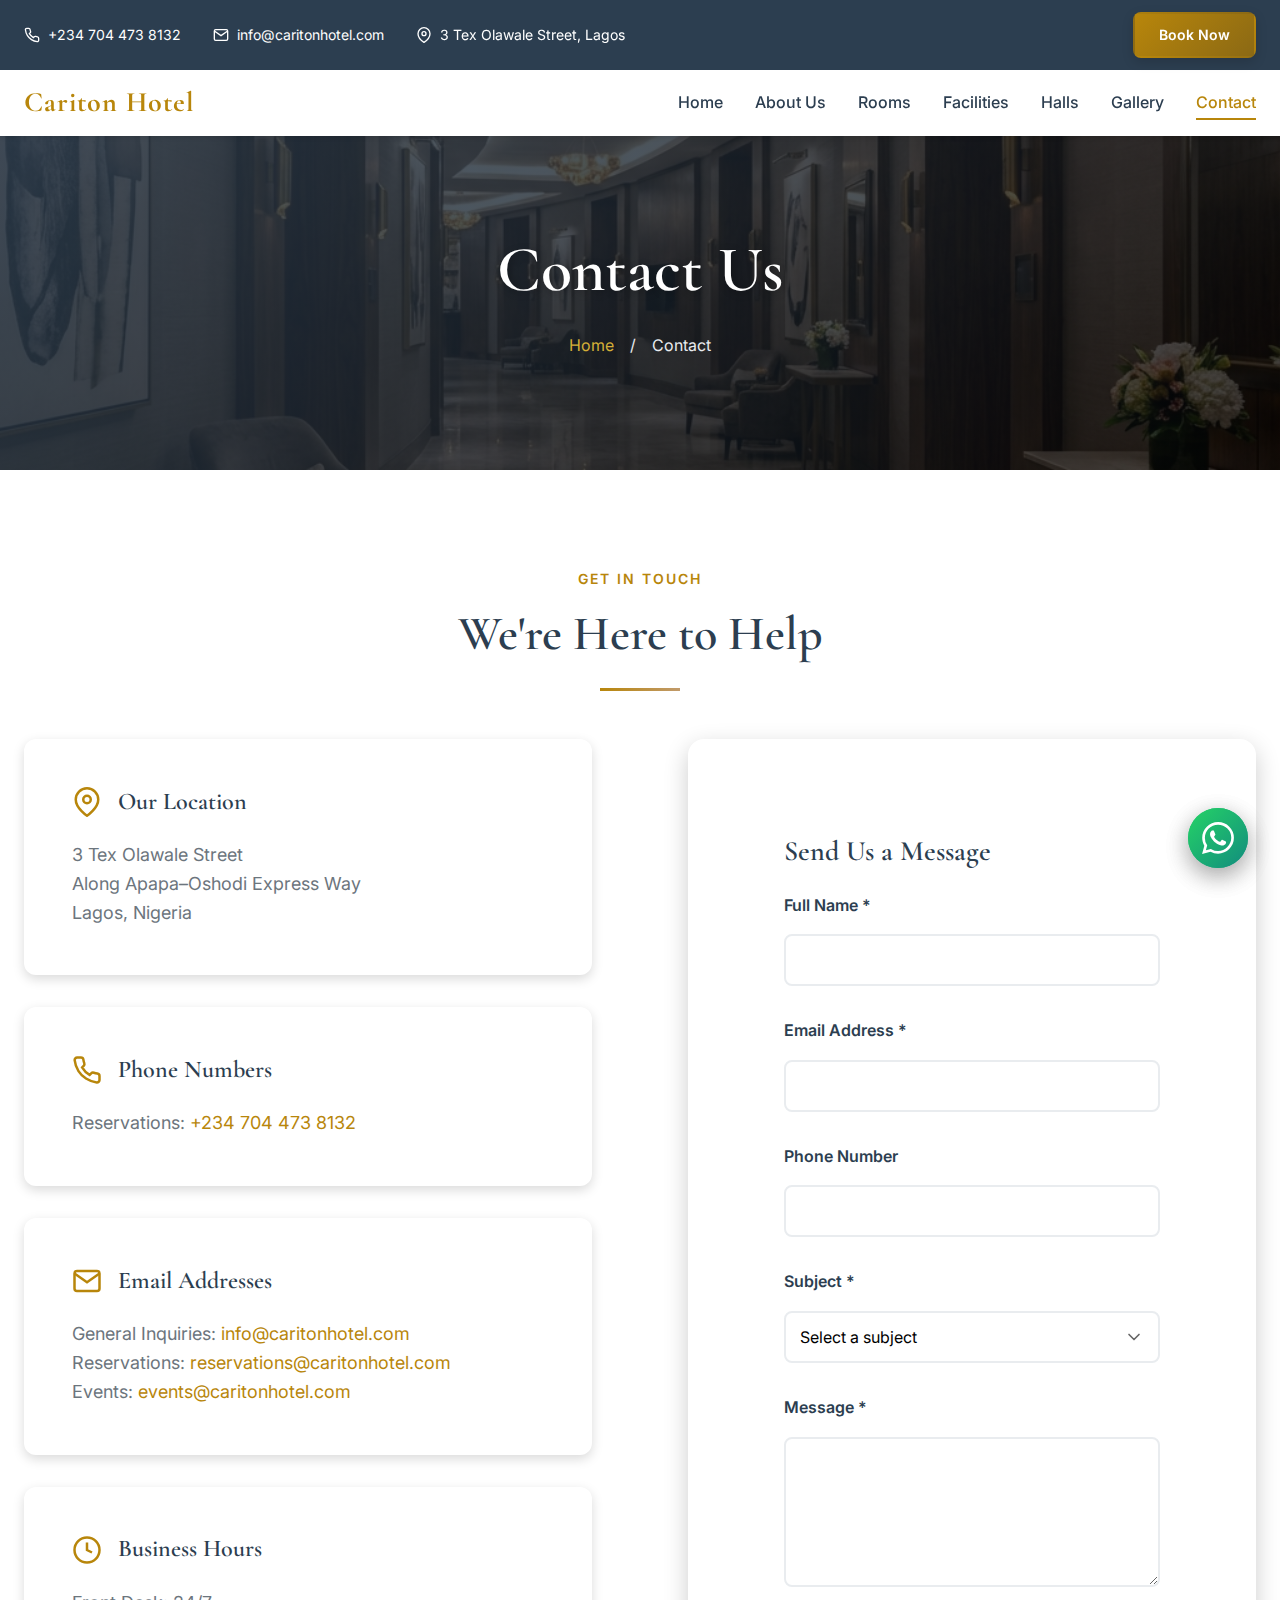
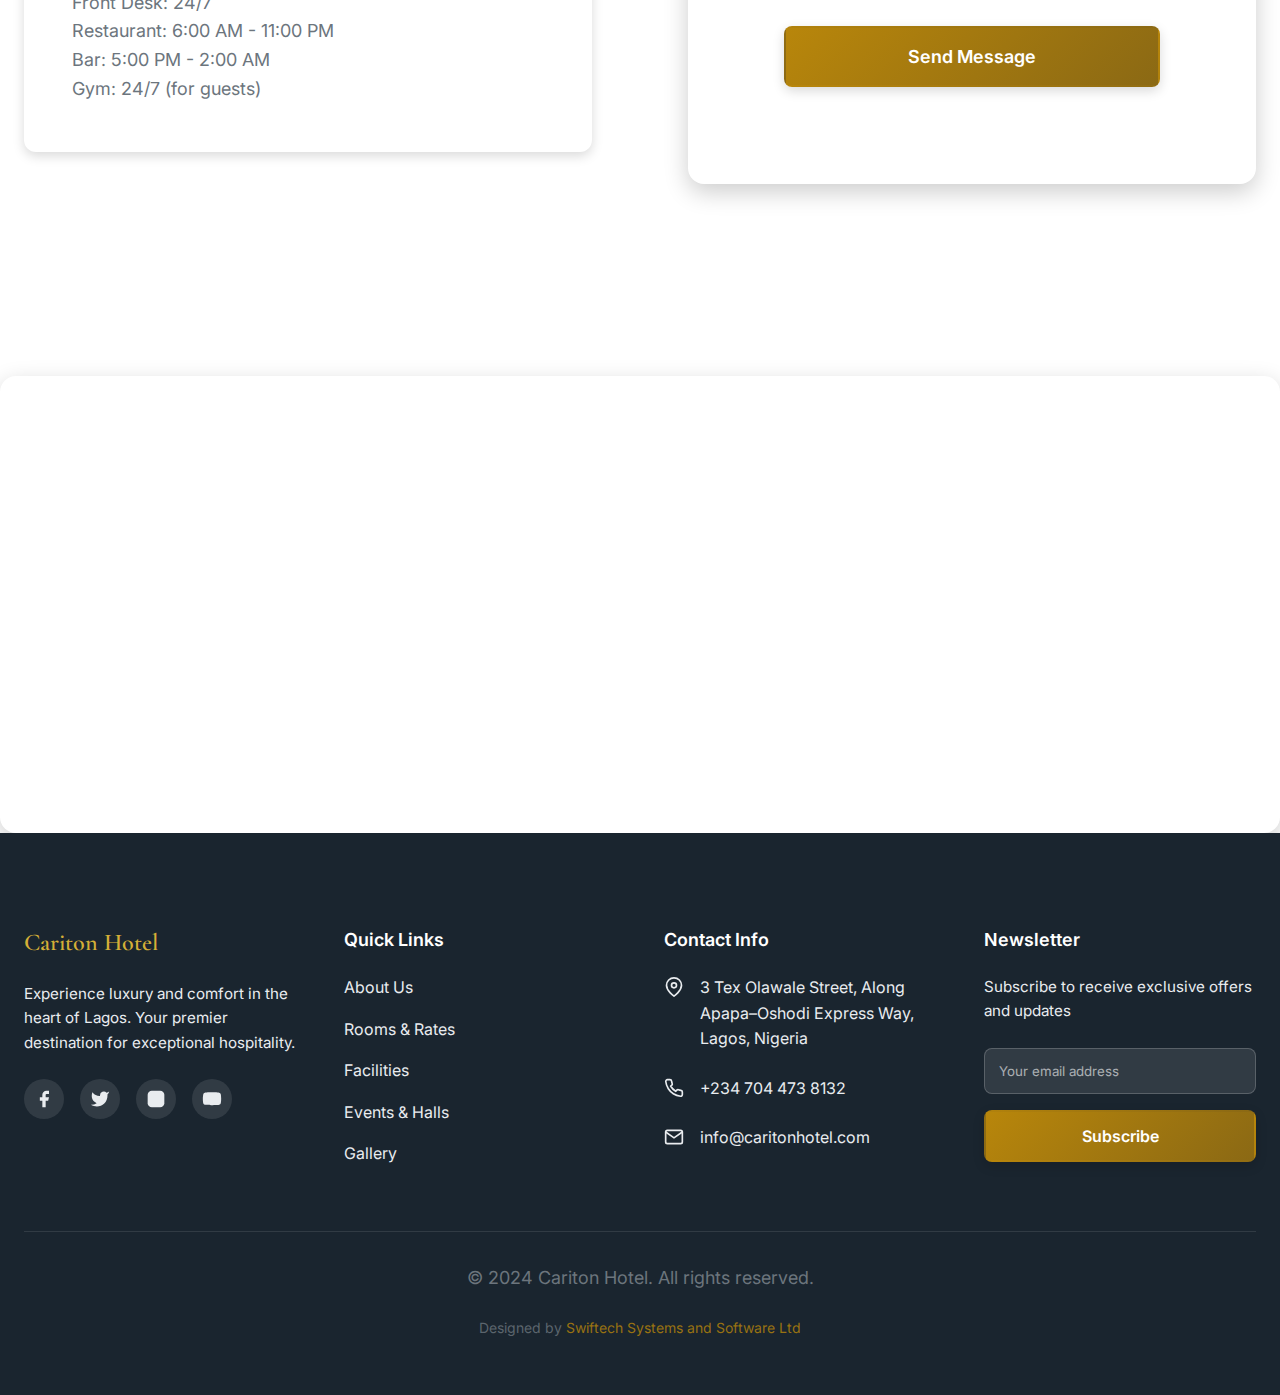
<file: contact.html>
<!DOCTYPE html>
<html lang="en">
<head>
    <meta charset="UTF-8">
    <meta name="viewport" content="width=device-width, initial-scale=1.0">
    <title>Contact Us - Cariton Hotel | Get in Touch</title>
    <meta name="description" content="Contact Cariton Hotel in Lagos. Find our address, phone number, email, and send us a message. We're here to help!">
    <link rel="preconnect" href="https://fonts.googleapis.com">
    <link rel="preconnect" href="https://fonts.gstatic.com" crossorigin>
    <link href="https://fonts.googleapis.com/css2?family=Cormorant+Garamond:wght@300;400;500;600;700&family=Inter:wght@300;400;500;600;700&display=swap" rel="stylesheet">
    <link rel="stylesheet" href="css/style.css">
    <link rel="stylesheet" href="css/pages.css">
</head>
<body>
    <!-- Header - Auto-loaded by components.js -->
    <header class="header" id="header"></header>

    <section class="page-header">
        <div class="page-header-overlay"></div>
        <div class="container">
            <h1 class="page-title">Contact Us</h1>
            <nav class="breadcrumb">
                <a href="index.html">Home</a>
                <span>/</span>
                <span>Contact</span>
            </nav>
        </div>
    </section>

    <section class="contact-section">
        <div class="container">
            <!-- Success/Error Message Display -->
            <div id="contactMessage" style="display: none; margin-bottom: 2rem; padding: 1.5rem; border-radius: var(--radius-md); text-align: center; font-weight: 500;">
            </div>

            <div class="section-header text-center">
                <span class="section-subtitle">Get in Touch</span>
                <h2 class="section-title">We're Here to Help</h2>
                <div class="title-divider"></div>
                <!-- <p style="max-width: 800px; margin: 0 auto; color: var(--gray);">
                    Have a question or need assistance? Our team is ready to help you with reservations, event planning, 
                    or any inquiries you may have.
                </p> -->
            </div>

            <div class="contact-grid">
                <div>
                    <div class="contact-info-card">
                        <h3>
                            <svg viewBox="0 0 24 24" fill="none" stroke="currentColor" stroke-width="2">
                                <path d="M21 10c0 7-9 13-9 13s-9-6-9-13a9 9 0 0 1 18 0z"></path>
                                <circle cx="12" cy="10" r="3"></circle>
                            </svg>
                            Our Location
                        </h3>
                        <p>3 Tex Olawale Street<br>Along Apapa–Oshodi Express Way<br>Lagos, Nigeria</p>
                    </div>

                    <div class="contact-info-card">
                        <h3>
                            <svg viewBox="0 0 24 24" fill="none" stroke="currentColor" stroke-width="2">
                                <path d="M22 16.92v3a2 2 0 0 1-2.18 2 19.79 19.79 0 0 1-8.63-3.07 19.5 19.5 0 0 1-6-6 19.79 19.79 0 0 1-3.07-8.67A2 2 0 0 1 4.11 2h3a2 2 0 0 1 2 1.72 12.84 12.84 0 0 0 .7 2.81 2 2 0 0 1-.45 2.11L8.09 9.91a16 16 0 0 0 6 6l1.27-1.27a2 2 0 0 1 2.11-.45 12.84 12.84 0 0 0 2.81.7A2 2 0 0 1 22 16.92z"></path>
                            </svg>
                            Phone Numbers
                        </h3>
                        <p>
                            Reservations: <a href="tel:+2347044738132" style="color: var(--primary-color);">+234 704 473 8132</a><br>
                           
                            <!-- WhatsApp: <a href="https://wa.me/2347044738132" style="color: var(--primary-color);">+234 704 473 8132</a> -->
                        </p>
                    </div>

                    <div class="contact-info-card">
                        <h3>
                            <svg viewBox="0 0 24 24" fill="none" stroke="currentColor" stroke-width="2">
                                <path d="M4 4h16c1.1 0 2 .9 2 2v12c0 1.1-.9 2-2 2H4c-1.1 0-2-.9-2-2V6c0-1.1.9-2 2-2z"></path>
                                <polyline points="22,6 12,13 2,6"></polyline>
                            </svg>
                            Email Addresses
                        </h3>
                        <p>
                            General Inquiries: <a href="mailto:info@caritonhotel.com" style="color: var(--primary-color);">info@caritonhotel.com</a><br>
                            Reservations: <a href="mailto:reservations@caritonhotel.com" style="color: var(--primary-color);">reservations@caritonhotel.com</a><br>
                            Events: <a href="mailto:events@caritonhotel.com" style="color: var(--primary-color);">events@caritonhotel.com</a>
                        </p>
                    </div>

                    <div class="contact-info-card">
                        <h3>
                            <svg viewBox="0 0 24 24" fill="none" stroke="currentColor" stroke-width="2">
                                <circle cx="12" cy="12" r="10"></circle>
                                <polyline points="12 6 12 12 16 14"></polyline>
                            </svg>
                            Business Hours
                        </h3>
                        <p>
                            Front Desk: 24/7<br>
                            Restaurant: 6:00 AM - 11:00 PM<br>
                            Bar: 5:00 PM - 2:00 AM<br>
                            Gym: 24/7 (for guests)
                        </p>
                    </div>
                </div>

                <div class="contact-form">
                    <h3 style="margin-bottom: 1.5rem; font-size: 1.75rem;">Send Us a Message</h3>
                    <form id="contactForm" action="process_contact.php" method="post">
                        <div class="form-group">
                            <label for="name">Full Name *</label>
                            <input type="text" id="name" name="name" required>
                        </div>
                        <div class="form-group">
                            <label for="email">Email Address *</label>
                            <input type="email" id="email" name="email" required>
                        </div>
                        <div class="form-group">
                            <label for="phone">Phone Number</label>
                            <input type="tel" id="phone" name="phone">
                        </div>
                        <div class="form-group">
                            <label for="subject">Subject *</label>
                            <select id="subject" name="subject" required>
                                <option value="">Select a subject</option>
                                <option value="reservation">Room Reservation</option>
                                <option value="event">Event Inquiry</option>
                                <option value="general">General Inquiry</option>
                                <option value="feedback">Feedback</option>
                                <option value="other">Other</option>
                            </select>
                        </div>
                        <div class="form-group">
                            <label for="message">Message *</label>
                            <textarea id="message" name="message" required></textarea>
                        </div>
                        <button type="submit" class="btn btn-primary btn-lg" style="width: 100%;">Send Message</button>
                    </form>
                </div>
            </div>
        </div>
    </section>

    <!-- Map Section -->
    <div class="map-container">
        <iframe 
            src="https://www.google.com/maps/embed?pb=!1m18!1m12!1m3!1d3964.2345678901234!2d3.3792057!3d6.5243793!2m3!1f0!2f0!3f0!3m2!1i1024!2i768!4f13.1!3m3!1m2!1s0x0%3A0x0!2zNsKwMzEnMjcuOCJOIDPCsDIyJzQ1LjEiRQ!5e0!3m2!1sen!2sng!4v1234567890123!5m2!1sen!2sng" 
            allowfullscreen="" 
            loading="lazy" 
            referrerpolicy="no-referrer-when-downgrade">
        </iframe>
    </div>


    <!-- Footer - Auto-loaded by components.js -->
    <footer class="footer" id="footer"></footer>

    <a href="https://wa.me/2347044738132" class="whatsapp-float" target="_blank" aria-label="Chat on WhatsApp">
        <svg viewBox="0 0 24 24" fill="currentColor">
            <path d="M17.472 14.382c-.297-.149-1.758-.867-2.03-.967-.273-.099-.471-.148-.67.15-.197.297-.767.966-.94 1.164-.173.199-.347.223-.644.075-.297-.15-1.255-.463-2.39-1.475-.883-.788-1.48-1.761-1.653-2.059-.173-.297-.018-.458.13-.606.134-.133.298-.347.446-.52.149-.174.198-.298.298-.497.099-.198.05-.371-.025-.52-.075-.149-.669-1.612-.916-2.207-.242-.579-.487-.5-.669-.51-.173-.008-.371-.01-.57-.01-.198 0-.52.074-.792.372-.272.297-1.04 1.016-1.04 2.479 0 1.462 1.065 2.875 1.213 3.074.149.198 2.096 3.2 5.077 4.487.709.306 1.262.489 1.694.625.712.227 1.36.195 1.871.118.571-.085 1.758-.719 2.006-1.413.248-.694.248-1.289.173-1.413-.074-.124-.272-.198-.57-.347m-5.421 7.403h-.004a9.87 9.87 0 01-5.031-1.378l-.361-.214-3.741.982.998-3.648-.235-.374a9.86 9.86 0 01-1.51-5.26c.001-5.45 4.436-9.884 9.888-9.884 2.64 0 5.122 1.03 6.988 2.898a9.825 9.825 0 012.893 6.994c-.003 5.45-4.437 9.884-9.885 9.884m8.413-18.297A11.815 11.815 0 0012.05 0C5.495 0 .16 5.335.157 11.892c0 2.096.547 4.142 1.588 5.945L.057 24l6.305-1.654a11.882 11.882 0 005.683 1.448h.005c6.554 0 11.89-5.335 11.893-11.893a11.821 11.821 0 00-3.48-8.413Z"/>
        </svg>
    </a>

    <script src="js/main.js"></script>
    <script src="js/components.js"></script>
    <script>
        // Function to get URL parameters
        function getUrlParameter(name) {
            const urlParams = new URLSearchParams(window.location.search);
            return urlParams.get(name);
        }

        // Function to display messages
        function showMessage(message, isSuccess) {
            const messageDiv = document.getElementById('contactMessage');
            messageDiv.textContent = message;
            messageDiv.style.display = 'block';
            
            if (isSuccess) {
                messageDiv.style.backgroundColor = '#d4edda';
                messageDiv.style.color = '#155724';
                messageDiv.style.border = '1px solid #c3e6cb';
            } else {
                messageDiv.style.backgroundColor = '#f8d7da';
                messageDiv.style.color = '#721c24';
                messageDiv.style.border = '1px solid #f5c6cb';
            }

            // Scroll to message
            messageDiv.scrollIntoView({ behavior: 'smooth', block: 'center' });

            // Auto-hide after 10 seconds
            setTimeout(() => {
                messageDiv.style.display = 'none';
            }, 10000);
        }

        // Check for messages in URL
        const message = getUrlParameter('message');
        const error = getUrlParameter('error');
        
        if (message) {
            showMessage(message, true);
        } else if (error) {
            showMessage(error, false);
        }
    </script>
</body>
</html>
</file>
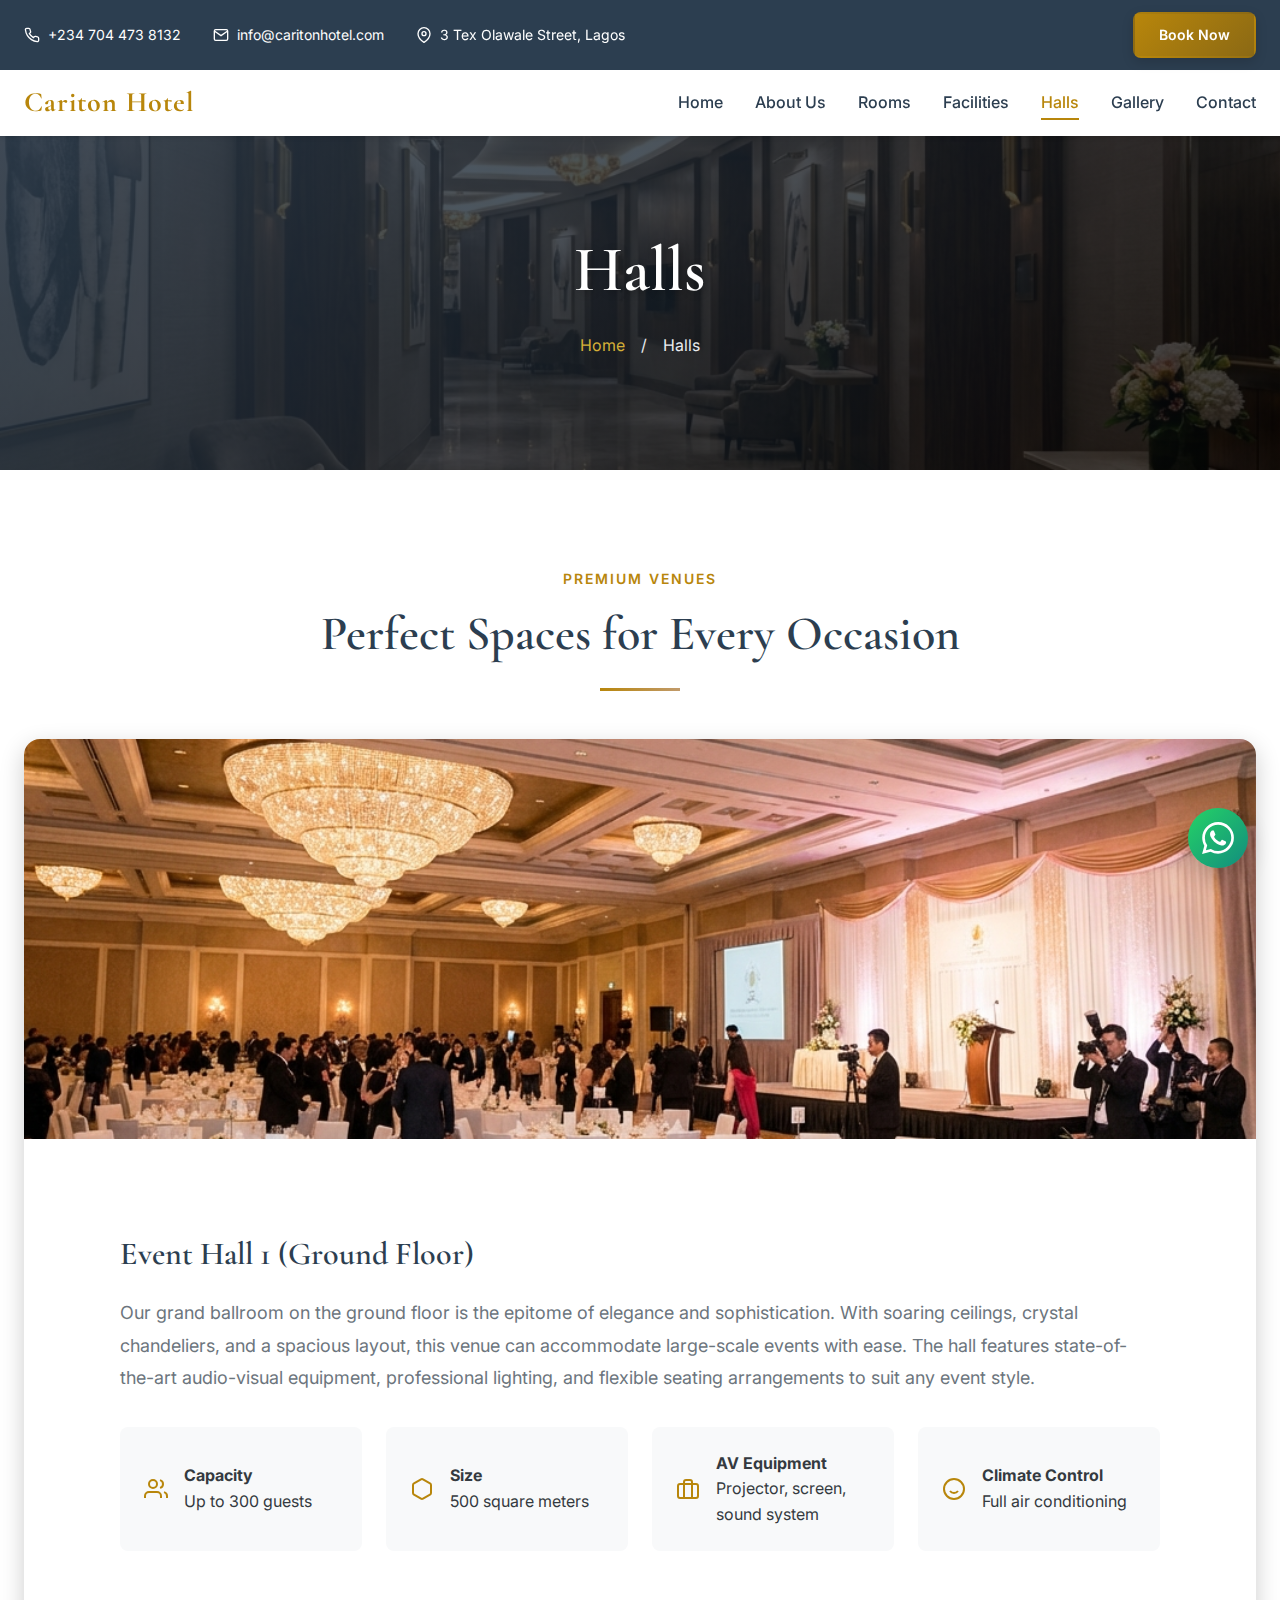
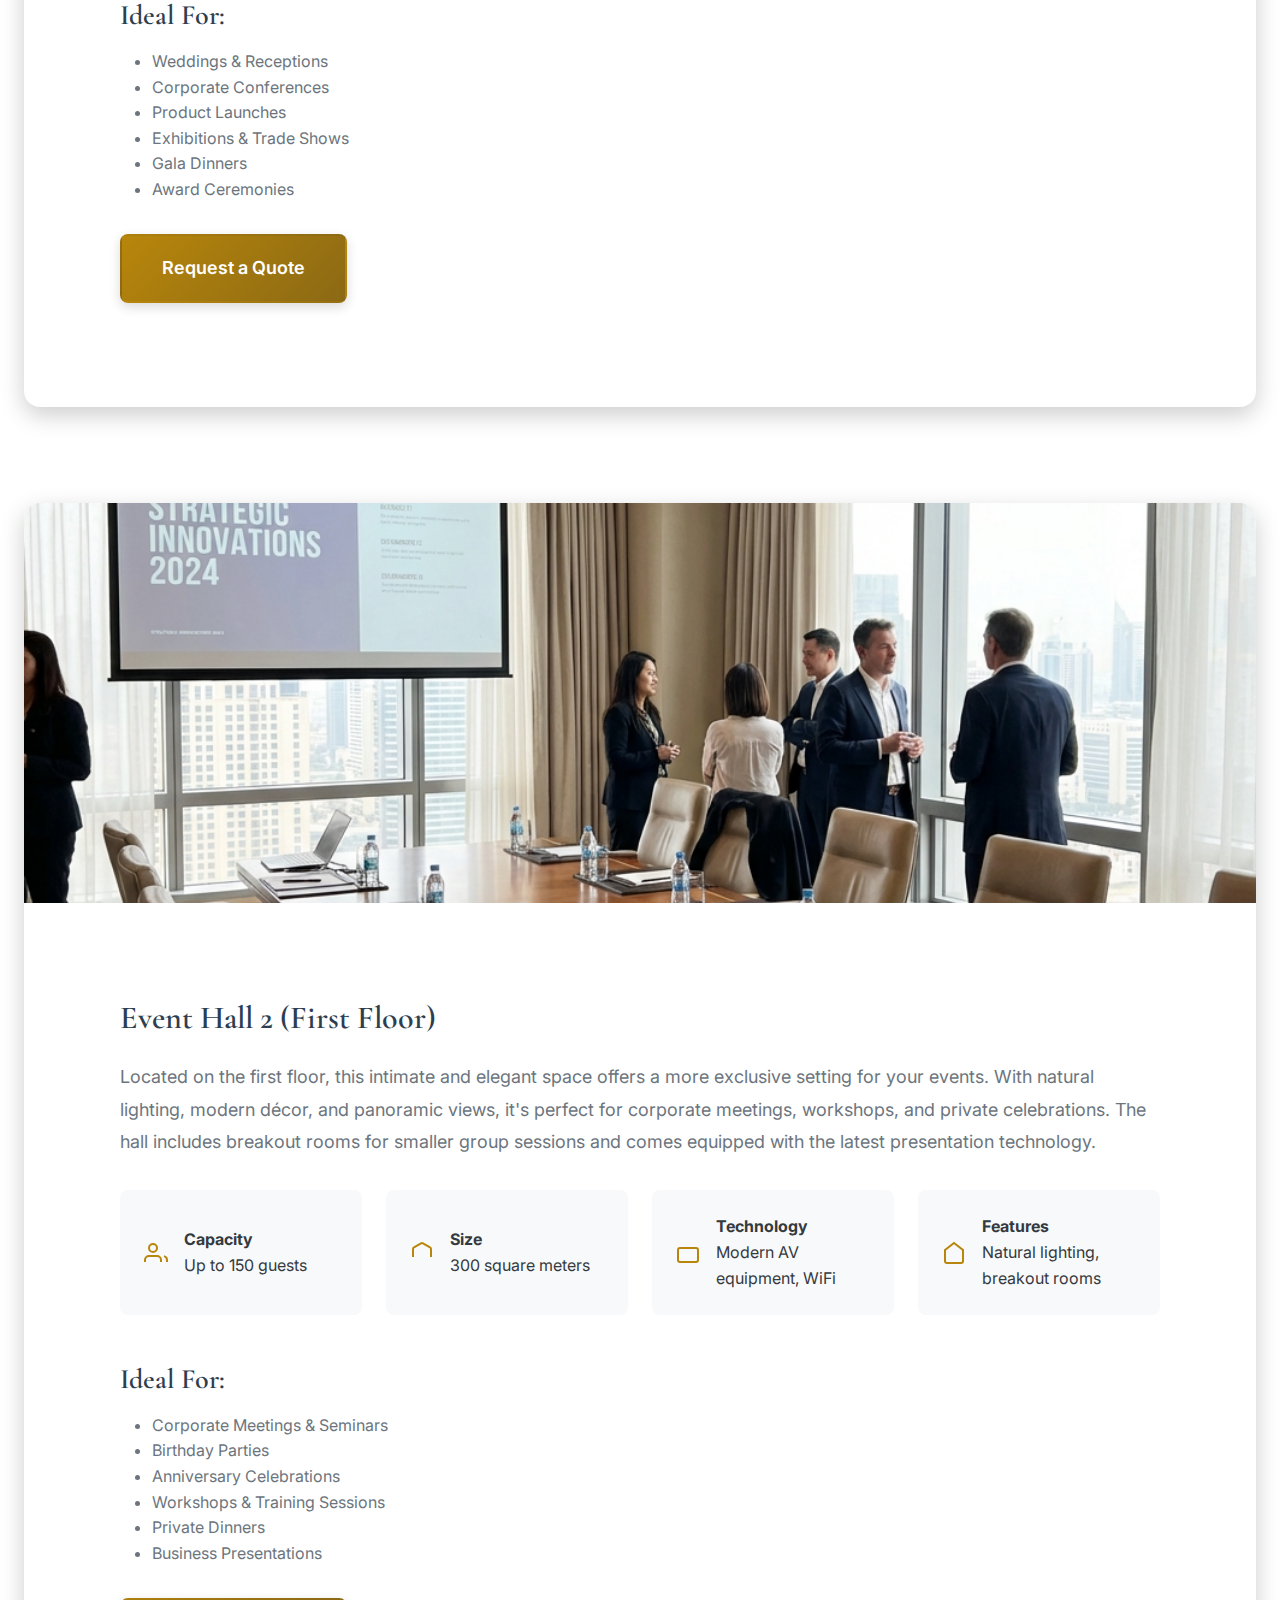
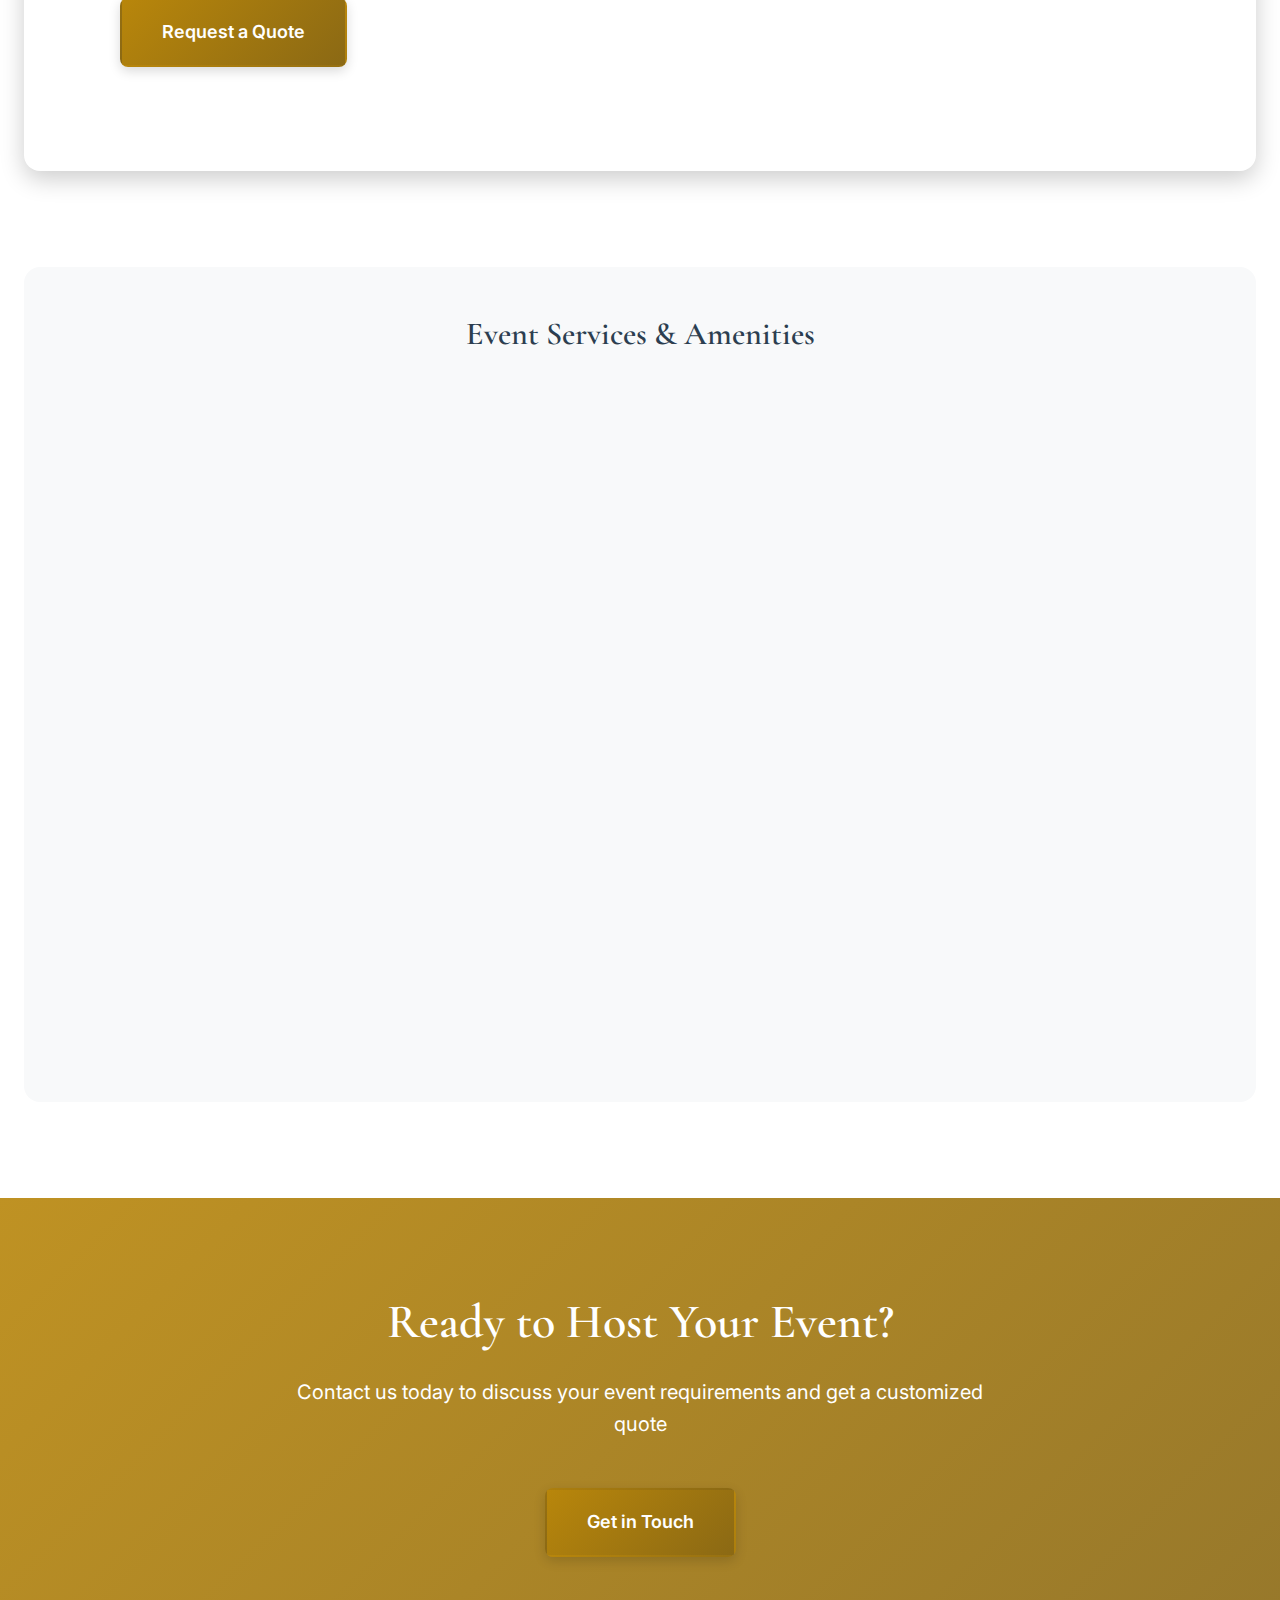
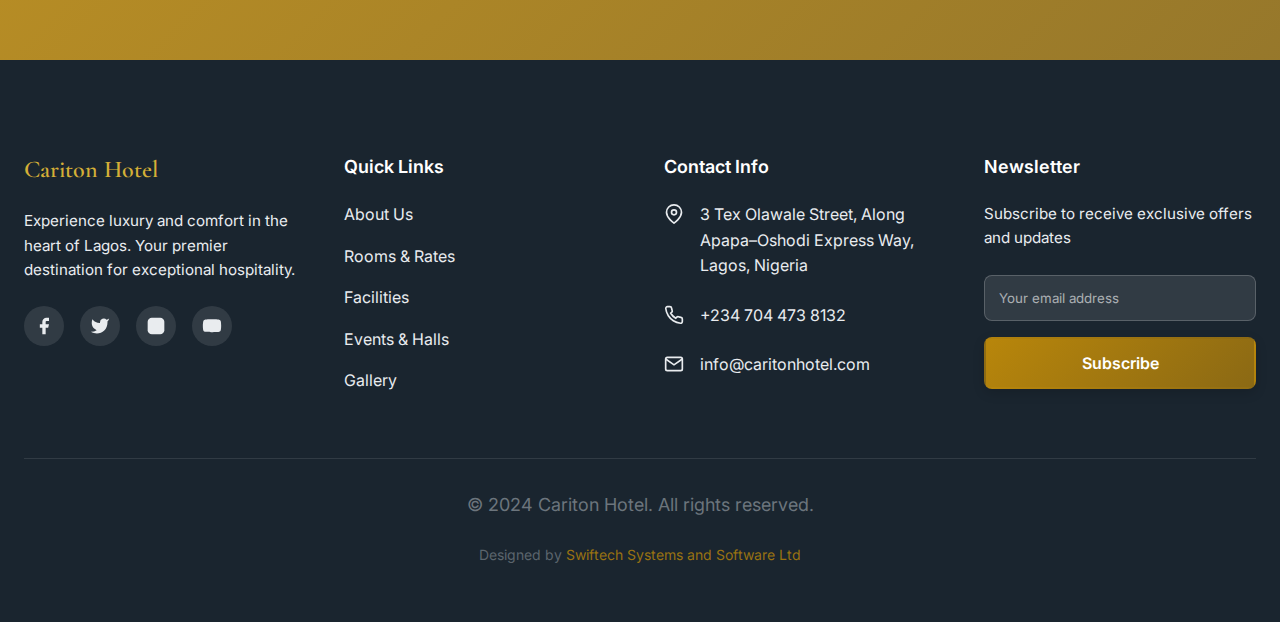
<file: events.html>
<!DOCTYPE html>
<html lang="en">
<head>
    <meta charset="UTF-8">
    <meta name="viewport" content="width=device-width, initial-scale=1.0">
    <title>Events & Halls - Cariton Hotel | Premium Event Venues in Lagos</title>
    <meta name="description" content="Host your perfect event at Cariton Hotel. Our elegant event halls are ideal for weddings, conferences, and celebrations in Lagos.">
    <link rel="preconnect" href="https://fonts.googleapis.com">
    <link rel="preconnect" href="https://fonts.gstatic.com" crossorigin>
    <link href="https://fonts.googleapis.com/css2?family=Cormorant+Garamond:wght@300;400;500;600;700&family=Inter:wght@300;400;500;600;700&display=swap" rel="stylesheet">
    <link rel="stylesheet" href="css/style.css">
    <link rel="stylesheet" href="css/pages.css">
</head>
<body>
    <!-- Header - Auto-loaded by components.js -->
    <header class="header" id="header"></header>

    <!-- Page Header -->
    <section class="page-header">
        <div class="page-header-overlay"></div>
        <div class="container">
            <h1 class="page-title">Halls</h1>
            <nav class="breadcrumb">
                <a href="index.html">Home</a>
                <span>/</span>
                <span>Halls</span>
            </nav>
        </div>
    </section>

    <!-- Events List -->
    <section class="events-list">
        <div class="container">
            <div class="section-header text-center">
                <span class="section-subtitle">Premium Venues</span>
                <h2 class="section-title">Perfect Spaces for Every Occasion</h2>
                <div class="title-divider"></div>
                <!-- <p style="max-width: 800px; margin: 0 auto; color: var(--gray);">
                    Whether you're planning a grand wedding, corporate conference, or intimate celebration, our elegant event halls 
                    provide the perfect backdrop for your special occasion.
                </p> -->
            </div>

            <!-- Event Hall 1 -->
            <div class="event-hall">
                <div class="event-hall-image">
                    <img src="images/event-hall-1.jpg" alt="Event Hall 1 - Ground Floor">
                </div>
                <div class="event-hall-content">
                    <h3 class="event-hall-name">Event Hall 1 (Ground Floor)</h3>
                    <p class="event-hall-description">
                        Our grand ballroom on the ground floor is the epitome of elegance and sophistication. With soaring ceilings, 
                        crystal chandeliers, and a spacious layout, this venue can accommodate large-scale events with ease. The hall 
                        features state-of-the-art audio-visual equipment, professional lighting, and flexible seating arrangements to 
                        suit any event style.
                    </p>
                    <div class="event-features">
                        <div class="event-feature">
                            <svg viewBox="0 0 24 24" fill="none" stroke="currentColor" stroke-width="2">
                                <path d="M17 21v-2a4 4 0 0 0-4-4H5a4 4 0 0 0-4 4v2"></path>
                                <circle cx="9" cy="7" r="4"></circle>
                                <path d="M23 21v-2a4 4 0 0 0-3-3.87"></path>
                                <path d="M16 3.13a4 4 0 0 1 0 7.75"></path>
                            </svg>
                            <div>
                                <strong>Capacity</strong><br>
                                Up to 300 guests
                            </div>
                        </div>
                        <div class="event-feature">
                            <svg viewBox="0 0 24 24" fill="none" stroke="currentColor" stroke-width="2">
                                <path d="M21 16V8a2 2 0 0 0-1-1.73l-7-4a2 2 0 0 0-2 0l-7 4A2 2 0 0 0 3 8v8a2 2 0 0 0 1 1.73l7 4a2 2 0 0 0 2 0l7-4A2 2 0 0 0 21 16z"></path>
                            </svg>
                            <div>
                                <strong>Size</strong><br>
                                500 square meters
                            </div>
                        </div>
                        <div class="event-feature">
                            <svg viewBox="0 0 24 24" fill="none" stroke="currentColor" stroke-width="2">
                                <rect x="2" y="7" width="20" height="14" rx="2" ry="2"></rect>
                                <path d="M16 21V5a2 2 0 0 0-2-2h-4a2 2 0 0 0-2 2v16"></path>
                            </svg>
                            <div>
                                <strong>AV Equipment</strong><br>
                                Projector, screen, sound system
                            </div>
                        </div>
                        <div class="event-feature">
                            <svg viewBox="0 0 24 24" fill="none" stroke="currentColor" stroke-width="2">
                                <circle cx="12" cy="12" r="10"></circle>
                                <path d="M8 14s1.5 2 4 2 4-2 4-2"></path>
                            </svg>
                            <div>
                                <strong>Climate Control</strong><br>
                                Full air conditioning
                            </div>
                        </div>
                    </div>
                    <div style="margin-top: 2rem;">
                        <h4 style="margin-bottom: 1rem;">Ideal For:</h4>
                        <ul style="list-style: disc; padding-left: 2rem; color: var(--gray);">
                            <li>Weddings & Receptions</li>
                            <li>Corporate Conferences</li>
                            <li>Product Launches</li>
                            <li>Exhibitions & Trade Shows</li>
                            <li>Gala Dinners</li>
                            <li>Award Ceremonies</li>
                        </ul>
                    </div>
                    <a href="contact.html" class="btn btn-primary btn-lg" style="margin-top: 2rem;">Request a Quote</a>
                </div>
            </div>

            <!-- Event Hall 2 -->
            <div class="event-hall">
                <div class="event-hall-image">
                    <img src="images/event-hall-2.jpg" alt="Event Hall 2 - First Floor">
                </div>
                <div class="event-hall-content">
                    <h3 class="event-hall-name">Event Hall 2 (First Floor)</h3>
                    <p class="event-hall-description">
                        Located on the first floor, this intimate and elegant space offers a more exclusive setting for your events. 
                        With natural lighting, modern décor, and panoramic views, it's perfect for corporate meetings, workshops, and 
                        private celebrations. The hall includes breakout rooms for smaller group sessions and comes equipped with the 
                        latest presentation technology.
                    </p>
                    <div class="event-features">
                        <div class="event-feature">
                            <svg viewBox="0 0 24 24" fill="none" stroke="currentColor" stroke-width="2">
                                <path d="M17 21v-2a4 4 0 0 0-4-4H5a4 4 0 0 0-4 4v2"></path>
                                <circle cx="9" cy="7" r="4"></circle>
                                <path d="M23 21v-2a4 4 0 0 0-3-3.87"></path>
                            </svg>
                            <div>
                                <strong>Capacity</strong><br>
                                Up to 150 guests
                            </div>
                        </div>
                        <div class="event-feature">
                            <svg viewBox="0 0 24 24" fill="none" stroke="currentColor" stroke-width="2">
                                <path d="M21 16V8a2 2 0 0 0-1-1.73l-7-4a2 2 0 0 0-2 0l-7 4A2 2 0 0 0 3 8v8"></path>
                            </svg>
                            <div>
                                <strong>Size</strong><br>
                                300 square meters
                            </div>
                        </div>
                        <div class="event-feature">
                            <svg viewBox="0 0 24 24" fill="none" stroke="currentColor" stroke-width="2">
                                <rect x="2" y="7" width="20" height="14" rx="2" ry="2"></rect>
                            </svg>
                            <div>
                                <strong>Technology</strong><br>
                                Modern AV equipment, WiFi
                            </div>
                        </div>
                        <div class="event-feature">
                            <svg viewBox="0 0 24 24" fill="none" stroke="currentColor" stroke-width="2">
                                <path d="M3 9l9-7 9 7v11a2 2 0 0 1-2 2H5a2 2 0 0 1-2-2z"></path>
                            </svg>
                            <div>
                                <strong>Features</strong><br>
                                Natural lighting, breakout rooms
                            </div>
                        </div>
                    </div>
                    <div style="margin-top: 2rem;">
                        <h4 style="margin-bottom: 1rem;">Ideal For:</h4>
                        <ul style="list-style: disc; padding-left: 2rem; color: var(--gray);">
                            <li>Corporate Meetings & Seminars</li>
                            <li>Birthday Parties</li>
                            <li>Anniversary Celebrations</li>
                            <li>Workshops & Training Sessions</li>
                            <li>Private Dinners</li>
                            <li>Business Presentations</li>
                        </ul>
                    </div>
                    <a href="contact.html" class="btn btn-primary btn-lg" style="margin-top: 2rem;">Request a Quote</a>
                </div>
            </div>

            <!-- Event Services -->
            <div style="margin-top: 4rem; background: var(--off-white); padding: 3rem; border-radius: var(--radius-xl);">
                <h3 style="text-align: center; margin-bottom: 2rem; font-size: 2rem;">Event Services & Amenities</h3>
                <div class="facilities-grid">
                    <div class="facility-card">
                        <div class="facility-icon">
                            <svg viewBox="0 0 24 24" fill="none" stroke="currentColor" stroke-width="2">
                                <path d="M3 9l9-7 9 7v11a2 2 0 0 1-2 2H5a2 2 0 0 1-2-2z"></path>
                            </svg>
                        </div>
                        <h3 class="facility-name">Catering Services</h3>
                        <p class="facility-description">Customized menus with local and international cuisine options</p>
                    </div>
                    <div class="facility-card">
                        <div class="facility-icon">
                            <svg viewBox="0 0 24 24" fill="none" stroke="currentColor" stroke-width="2">
                                <rect x="2" y="7" width="20" height="14" rx="2" ry="2"></rect>
                            </svg>
                        </div>
                        <h3 class="facility-name">AV Equipment</h3>
                        <p class="facility-description">Professional sound systems, projectors, and lighting</p>
                    </div>
                    <div class="facility-card">
                        <div class="facility-icon">
                            <svg viewBox="0 0 24 24" fill="none" stroke="currentColor" stroke-width="2">
                                <path d="M17 21v-2a4 4 0 0 0-4-4H5a4 4 0 0 0-4 4v2"></path>
                            </svg>
                        </div>
                        <h3 class="facility-name">Event Planning</h3>
                        <p class="facility-description">Dedicated event coordinators to assist with planning</p>
                    </div>
                    <div class="facility-card">
                        <div class="facility-icon">
                            <svg viewBox="0 0 24 24" fill="none" stroke="currentColor" stroke-width="2">
                                <path d="M12 2L2 7l10 5 10-5-10-5z"></path>
                            </svg>
                        </div>
                        <h3 class="facility-name">Decoration</h3>
                        <p class="facility-description">Professional decoration services available upon request</p>
                    </div>
                    <div class="facility-card">
                        <div class="facility-icon">
                            <svg viewBox="0 0 24 24" fill="none" stroke="currentColor" stroke-width="2">
                                <circle cx="12" cy="12" r="10"></circle>
                            </svg>
                        </div>
                        <h3 class="facility-name">Parking</h3>
                        <p class="facility-description">Ample parking space for guests and attendees</p>
                    </div>
                    <div class="facility-card">
                        <div class="facility-icon">
                            <svg viewBox="0 0 24 24" fill="none" stroke="currentColor" stroke-width="2">
                                <path d="M5 12.55a11 11 0 0 1 14.08 0"></path>
                            </svg>
                        </div>
                        <h3 class="facility-name">High-Speed WiFi</h3>
                        <p class="facility-description">Complimentary internet access throughout the venue</p>
                    </div>
                </div>
            </div>
        </div>
    </section>

    <!-- CTA Section -->
    <section class="cta-section">
        <div class="cta-overlay"></div>
        <div class="container">
            <div class="cta-content">
                <h2 class="cta-title">Ready to Host Your Event?</h2>
                <p class="cta-text">Contact us today to discuss your event requirements and get a customized quote</p>
                <a href="contact.html" class="btn btn-primary btn-lg">Get in Touch</a>
            </div>
        </div>
    </section>

    <!-- Footer - Auto-loaded by components.js -->
    <footer class="footer" id="footer"></footer>

    <!-- WhatsApp button auto-loaded by components.js -->

    <!-- Load components first, then main.js -->
    <script src="js/components.js"></script>
    <script src="js/main.js"></script>
</body>
</html>
</file>
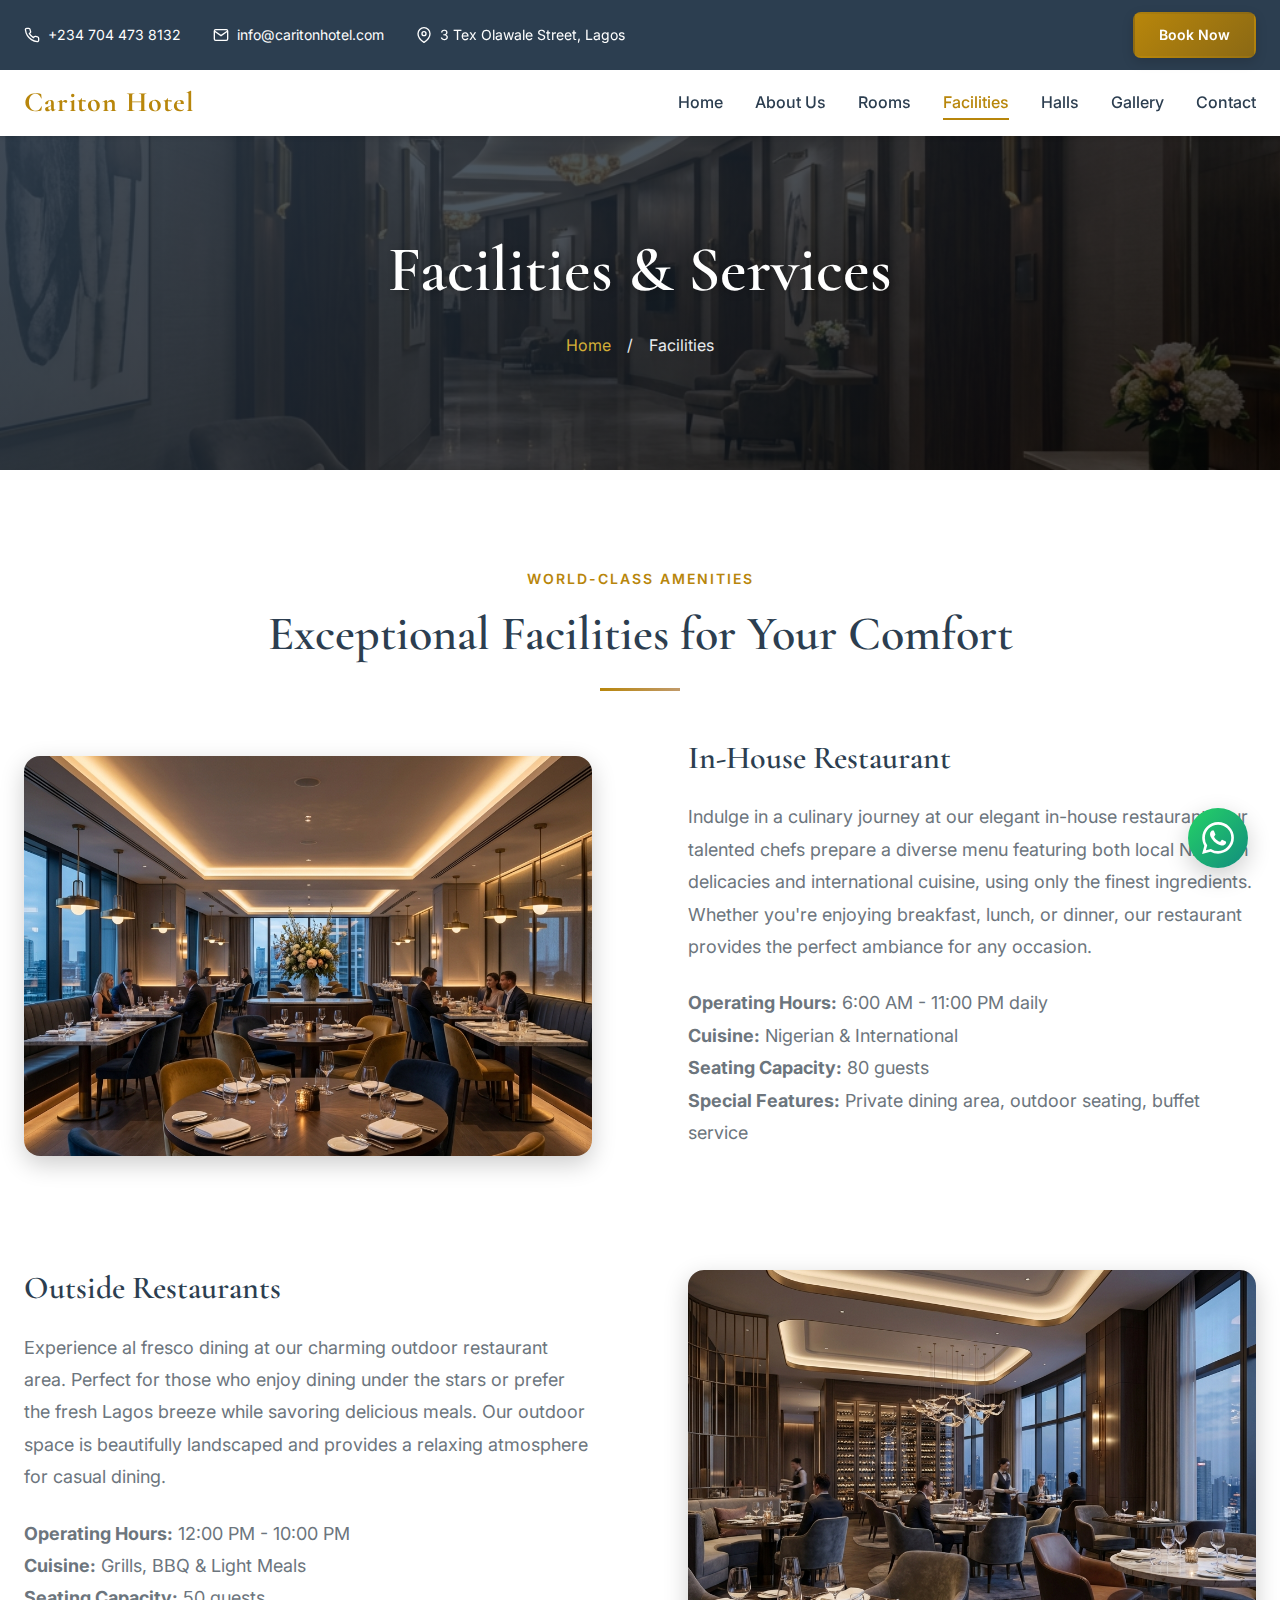
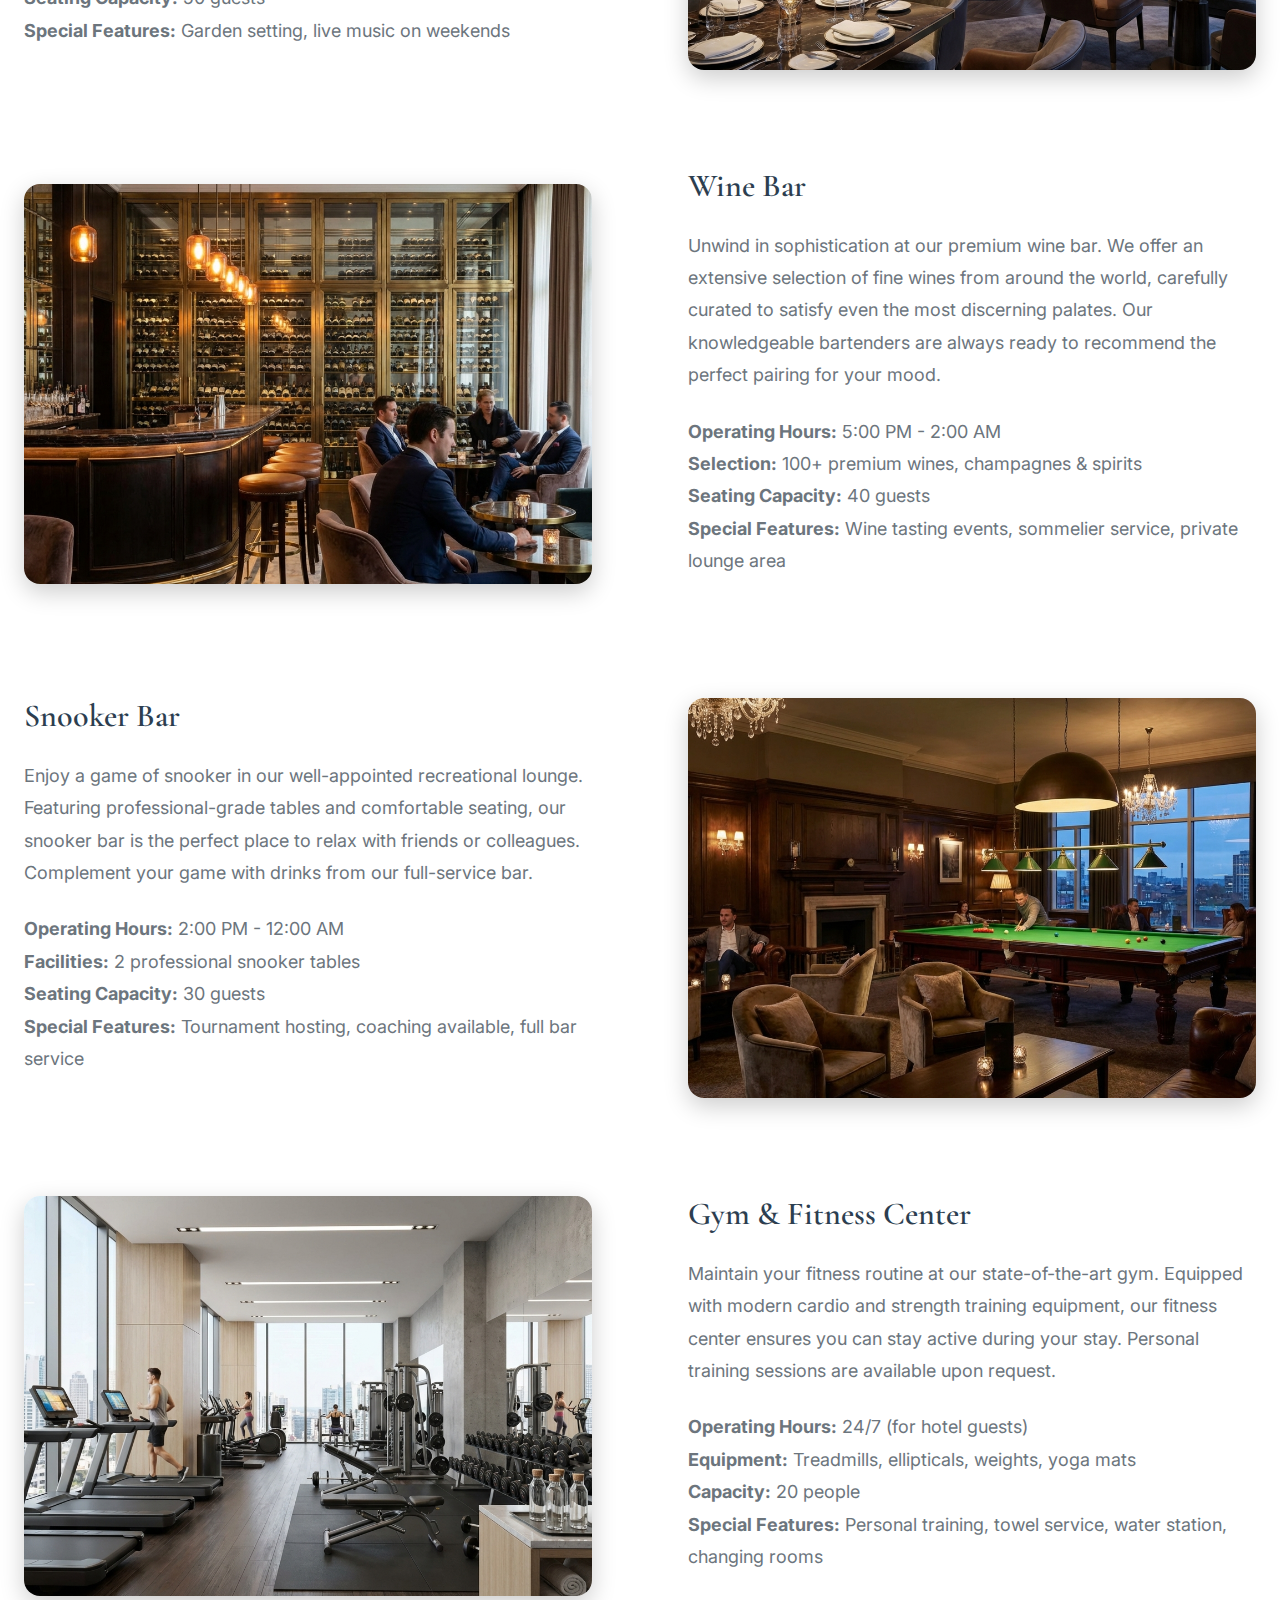
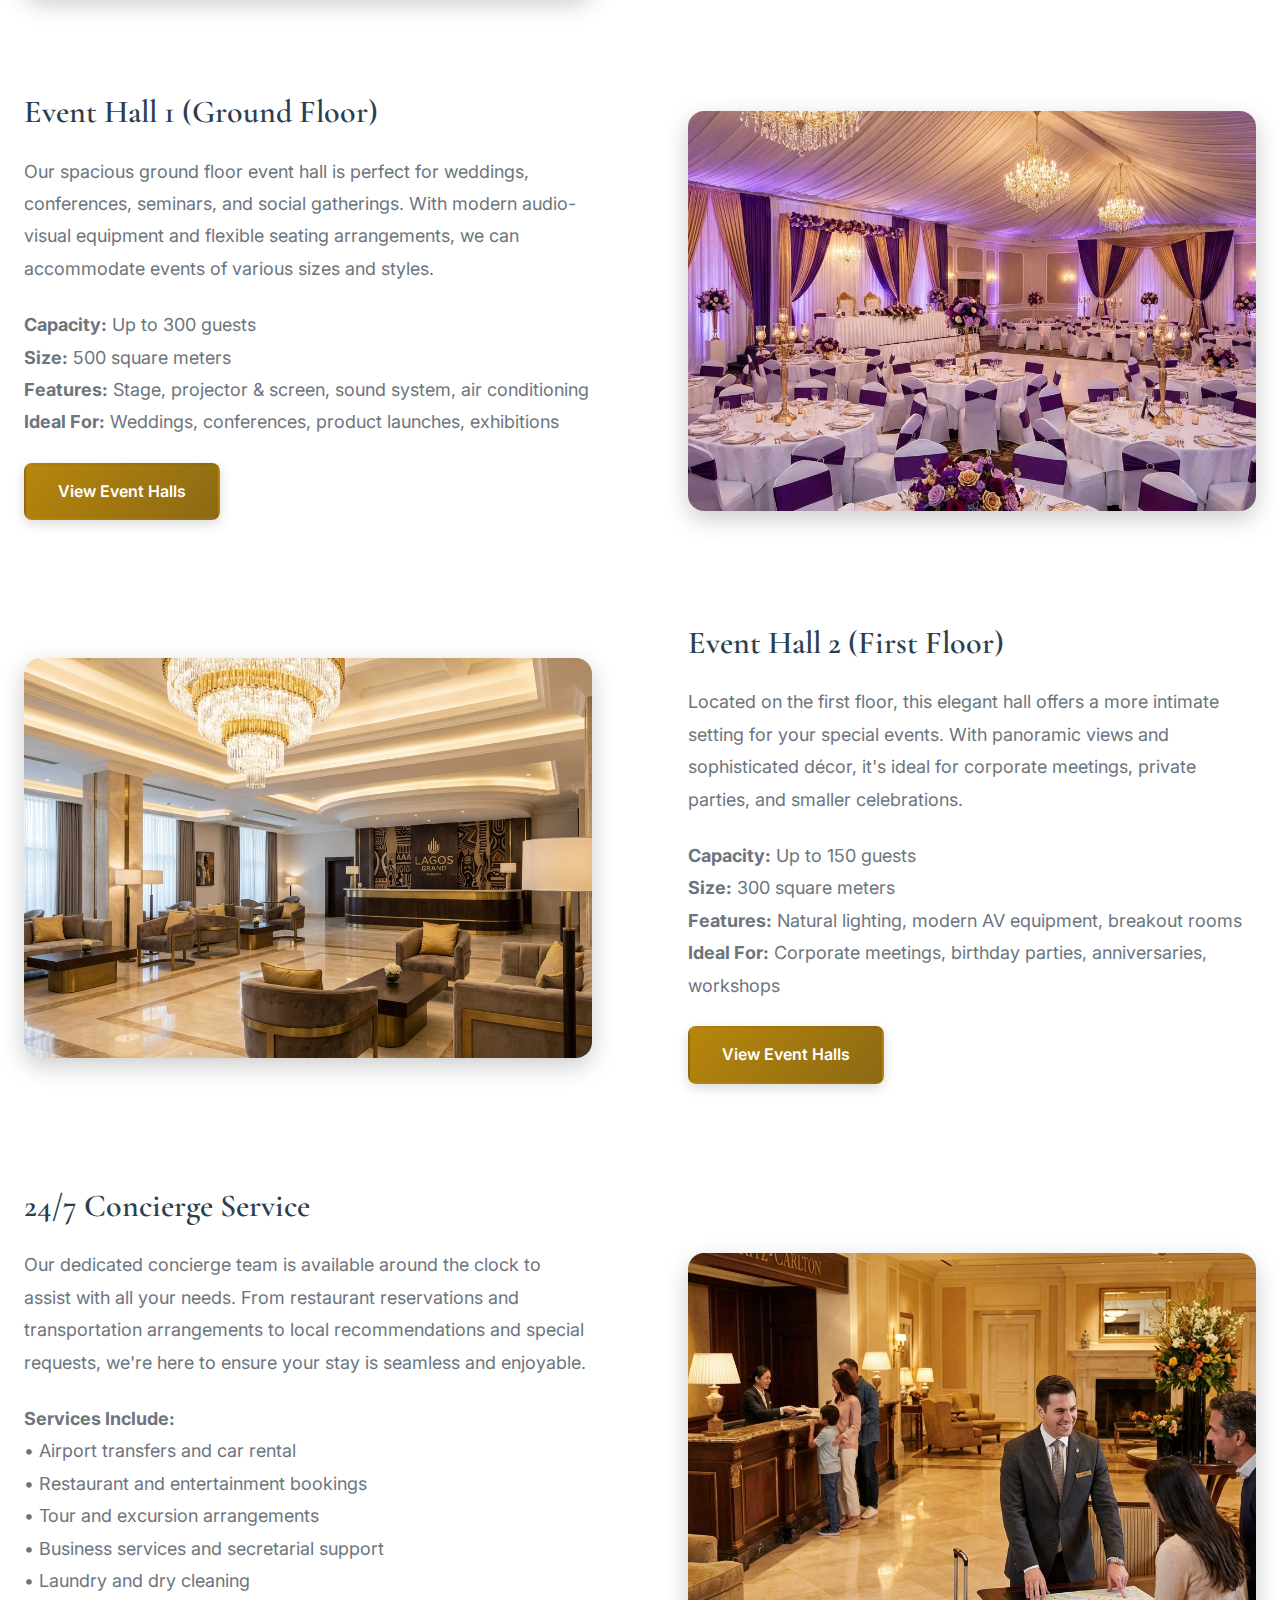
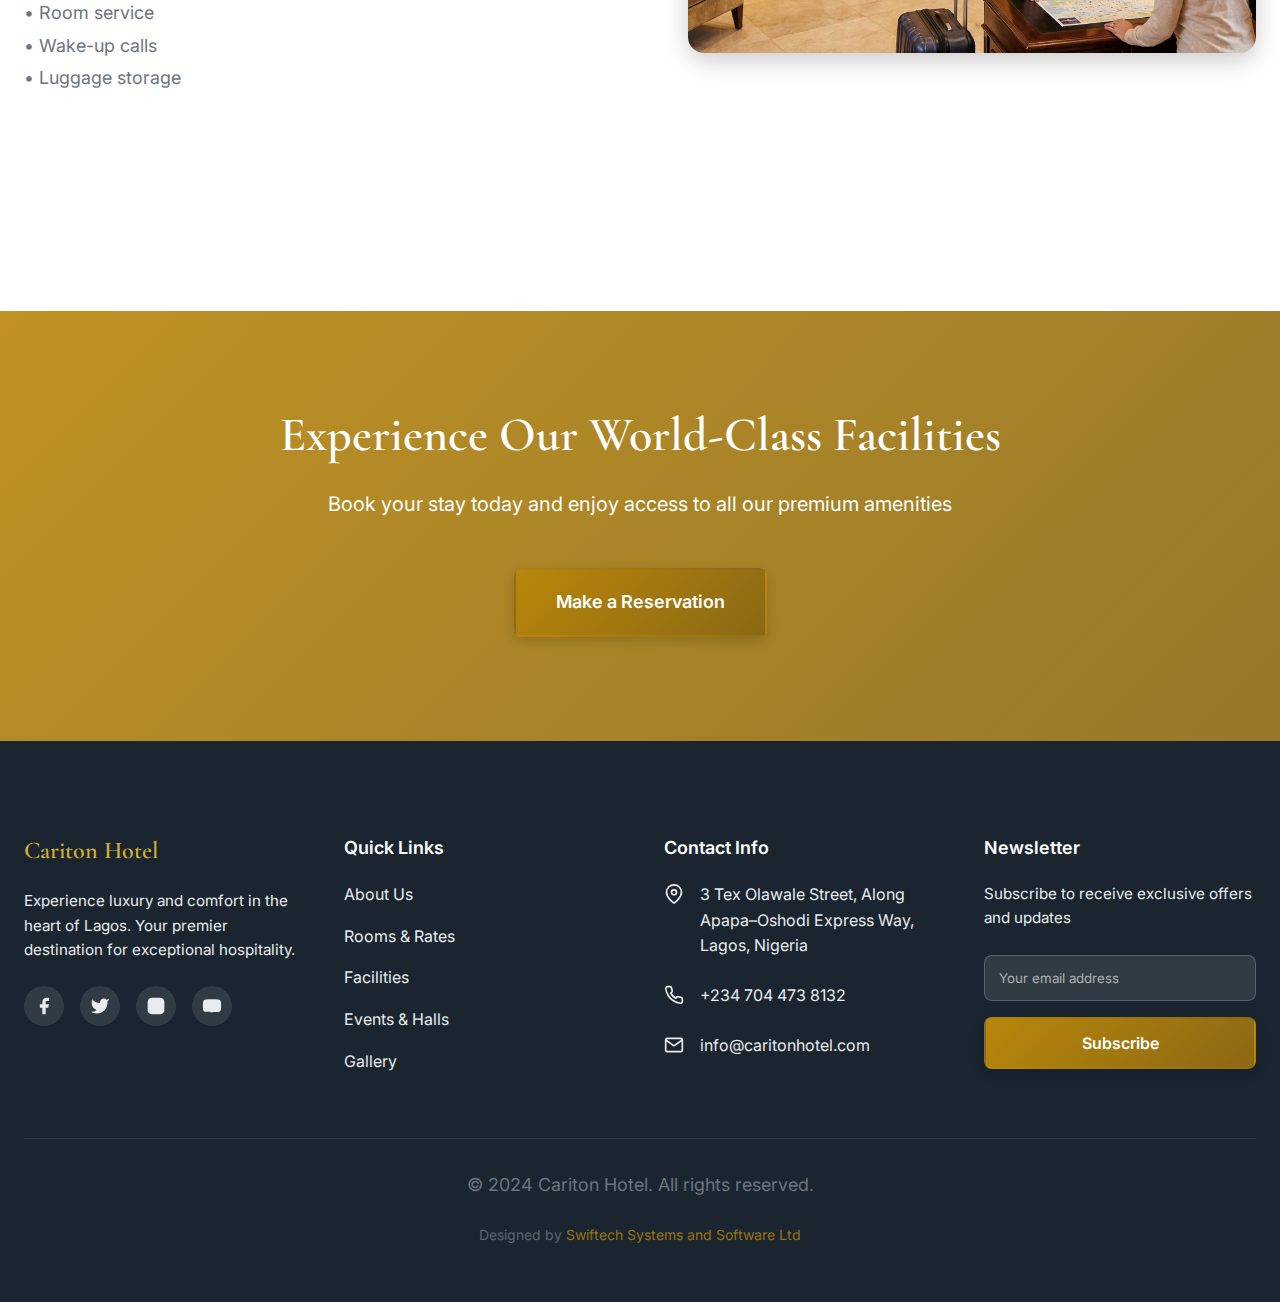
<file: facilities.html>
<!DOCTYPE html>
<html lang="en">
<head>
    <meta charset="UTF-8">
    <meta name="viewport" content="width=device-width, initial-scale=1.0">
    <title>Facilities & Services - Cariton Hotel | World-Class Amenities</title>
    <meta name="description" content="Discover our world-class facilities at Cariton Hotel including restaurants, bars, gym, and event halls. Experience luxury amenities in Lagos.">
    <link rel="preconnect" href="https://fonts.googleapis.com">
    <link rel="preconnect" href="https://fonts.gstatic.com" crossorigin>
    <link href="https://fonts.googleapis.com/css2?family=Cormorant+Garamond:wght@300;400;500;600;700&family=Inter:wght@300;400;500;600;700&display=swap" rel="stylesheet">
    <link rel="stylesheet" href="css/style.css">
    <link rel="stylesheet" href="css/pages.css">
</head>
<body>
    <!-- Header - Auto-loaded by components.js -->
    <header class="header" id="header"></header>

    <!-- Page Header -->
    <section class="page-header">
        <div class="page-header-overlay"></div>
        <div class="container">
            <h1 class="page-title">Facilities & Services</h1>
            <nav class="breadcrumb">
                <a href="index.html">Home</a>
                <span>/</span>
                <span>Facilities</span>
            </nav>
        </div>
    </section>

    <!-- Facilities List -->
    <section class="facilities-list">
        <div class="container">
            <div class="section-header text-center">
                <span class="section-subtitle">World-Class Amenities</span>
                <h2 class="section-title">Exceptional Facilities for Your Comfort</h2>
                <div class="title-divider"></div>
                <!-- <p style="max-width: 800px; margin: 0 auto; color: var(--gray);">
                    At Cariton Hotel, we provide a comprehensive range of facilities and services designed to make your stay 
                    comfortable, productive, and memorable.
                </p> -->
            </div>

            <!-- In-House Restaurant -->
            <div class="facility-detail">
                <div class="facility-detail-grid">
                    <div class="facility-detail-image">
                        <img src="images/restaurant.jpg" alt="In-House Restaurant">
                    </div>
                    <div class="facility-detail-content">
                        <h3>In-House Restaurant</h3>
                        <p>
                            Indulge in a culinary journey at our elegant in-house restaurant. Our talented chefs prepare a diverse 
                            menu featuring both local Nigerian delicacies and international cuisine, using only the finest ingredients. 
                            Whether you're enjoying breakfast, lunch, or dinner, our restaurant provides the perfect ambiance for any occasion.
                        </p>
                        <p>
                            <strong>Operating Hours:</strong> 6:00 AM - 11:00 PM daily<br>
                            <strong>Cuisine:</strong> Nigerian & International<br>
                            <strong>Seating Capacity:</strong> 80 guests<br>
                            <strong>Special Features:</strong> Private dining area, outdoor seating, buffet service
                        </p>
                    </div>
                </div>
            </div>

            <!-- Outside Restaurants -->
            <div class="facility-detail">
                <div class="facility-detail-grid reverse">
                    <div class="facility-detail-image">
                        <img src="images/cta-bg.jpg" alt="Outside Restaurant">
                    </div>
                    <div class="facility-detail-content">
                        <h3>Outside Restaurants</h3>
                        <p>
                            Experience al fresco dining at our charming outdoor restaurant area. Perfect for those who enjoy dining 
                            under the stars or prefer the fresh Lagos breeze while savoring delicious meals. Our outdoor space is 
                            beautifully landscaped and provides a relaxing atmosphere for casual dining.
                        </p>
                        <p>
                            <strong>Operating Hours:</strong> 12:00 PM - 10:00 PM<br>
                            <strong>Cuisine:</strong> Grills, BBQ & Light Meals<br>
                            <strong>Seating Capacity:</strong> 50 guests<br>
                            <strong>Special Features:</strong> Garden setting, live music on weekends
                        </p>
                    </div>
                </div>
            </div>

            <!-- Wine Bar -->
            <div class="facility-detail">
                <div class="facility-detail-grid">
                    <div class="facility-detail-image">
                        <img src="images/wine-bar.jpg" alt="Wine Bar">
                    </div>
                    <div class="facility-detail-content">
                        <h3>Wine Bar</h3>
                        <p>
                            Unwind in sophistication at our premium wine bar. We offer an extensive selection of fine wines from 
                            around the world, carefully curated to satisfy even the most discerning palates. Our knowledgeable 
                            bartenders are always ready to recommend the perfect pairing for your mood.
                        </p>
                        <p>
                            <strong>Operating Hours:</strong> 5:00 PM - 2:00 AM<br>
                            <strong>Selection:</strong> 100+ premium wines, champagnes & spirits<br>
                            <strong>Seating Capacity:</strong> 40 guests<br>
                            <strong>Special Features:</strong> Wine tasting events, sommelier service, private lounge area
                        </p>
                    </div>
                </div>
            </div>

            <!-- Snooker Bar -->
            <div class="facility-detail">
                <div class="facility-detail-grid reverse">
                    <div class="facility-detail-image">
                        <img src="images/snooker-bar.jpg" alt="Snooker Bar">
                    </div>
                    <div class="facility-detail-content">
                        <h3>Snooker Bar</h3>
                        <p>
                            Enjoy a game of snooker in our well-appointed recreational lounge. Featuring professional-grade tables 
                            and comfortable seating, our snooker bar is the perfect place to relax with friends or colleagues. 
                            Complement your game with drinks from our full-service bar.
                        </p>
                        <p>
                            <strong>Operating Hours:</strong> 2:00 PM - 12:00 AM<br>
                            <strong>Facilities:</strong> 2 professional snooker tables<br>
                            <strong>Seating Capacity:</strong> 30 guests<br>
                            <strong>Special Features:</strong> Tournament hosting, coaching available, full bar service
                        </p>
                    </div>
                </div>
            </div>

            <!-- Gym & Fitness Center -->
            <div class="facility-detail">
                <div class="facility-detail-grid">
                    <div class="facility-detail-image">
                        <img src="images/gym.jpg" alt="Gym & Fitness Center">
                    </div>
                    <div class="facility-detail-content">
                        <h3>Gym & Fitness Center</h3>
                        <p>
                            Maintain your fitness routine at our state-of-the-art gym. Equipped with modern cardio and strength 
                            training equipment, our fitness center ensures you can stay active during your stay. Personal training 
                            sessions are available upon request.
                        </p>
                        <p>
                            <strong>Operating Hours:</strong> 24/7 (for hotel guests)<br>
                            <strong>Equipment:</strong> Treadmills, ellipticals, weights, yoga mats<br>
                            <strong>Capacity:</strong> 20 people<br>
                            <strong>Special Features:</strong> Personal training, towel service, water station, changing rooms
                        </p>
                    </div>
                </div>
            </div>

            <!-- Event Hall 1 -->
            <div class="facility-detail">
                <div class="facility-detail-grid reverse">
                    <div class="facility-detail-image">
                        <img src="images/hero-3.jpg" alt="Event Hall 1">
                    </div>
                    <div class="facility-detail-content">
                        <h3>Event Hall 1 (Ground Floor)</h3>
                        <p>
                            Our spacious ground floor event hall is perfect for weddings, conferences, seminars, and social gatherings. 
                            With modern audio-visual equipment and flexible seating arrangements, we can accommodate events of various 
                            sizes and styles.
                        </p>
                        <p>
                            <strong>Capacity:</strong> Up to 300 guests<br>
                            <strong>Size:</strong> 500 square meters<br>
                            <strong>Features:</strong> Stage, projector & screen, sound system, air conditioning<br>
                            <strong>Ideal For:</strong> Weddings, conferences, product launches, exhibitions
                        </p>
                        <a href="events.html" class="btn btn-primary">View Event Halls</a>
                    </div>
                </div>
            </div>

            <!-- Event Hall 2 -->
            <div class="facility-detail">
                <div class="facility-detail-grid">
                    <div class="facility-detail-image">
                        <img src="images/hero-2.jpg" alt="Event Hall 2">
                    </div>
                    <div class="facility-detail-content">
                        <h3>Event Hall 2 (First Floor)</h3>
                        <p>
                            Located on the first floor, this elegant hall offers a more intimate setting for your special events. 
                            With panoramic views and sophisticated décor, it's ideal for corporate meetings, private parties, and 
                            smaller celebrations.
                        </p>
                        <p>
                            <strong>Capacity:</strong> Up to 150 guests<br>
                            <strong>Size:</strong> 300 square meters<br>
                            <strong>Features:</strong> Natural lighting, modern AV equipment, breakout rooms<br>
                            <strong>Ideal For:</strong> Corporate meetings, birthday parties, anniversaries, workshops
                        </p>
                        <a href="events.html" class="btn btn-primary">View Event Halls</a>
                    </div>
                </div>
            </div>

            <!-- Additional Services -->
            <div class="facility-detail">
                <div class="facility-detail-grid reverse">
                    <div class="facility-detail-image">
                        <img src="images/commitment.jpg" alt="Concierge Service">
                    </div>
                    <div class="facility-detail-content">
                        <h3>24/7 Concierge Service</h3>
                        <p>
                            Our dedicated concierge team is available around the clock to assist with all your needs. From restaurant 
                            reservations and transportation arrangements to local recommendations and special requests, we're here to 
                            ensure your stay is seamless and enjoyable.
                        </p>
                        <p>
                            <strong>Services Include:</strong><br>
                            • Airport transfers and car rental<br>
                            • Restaurant and entertainment bookings<br>
                            • Tour and excursion arrangements<br>
                            • Business services and secretarial support<br>
                            • Laundry and dry cleaning<br>
                            • Room service<br>
                            • Wake-up calls<br>
                            • Luggage storage
                        </p>
                    </div>
                </div>
            </div>
        </div>
    </section>

    <!-- CTA Section -->
    <section class="cta-section">
        <div class="cta-overlay"></div>
        <div class="container">
            <div class="cta-content">
                <h2 class="cta-title">Experience Our World-Class Facilities</h2>
                <p class="cta-text">Book your stay today and enjoy access to all our premium amenities</p>
                <a href="booking.html" class="btn btn-primary btn-lg">Make a Reservation</a>
            </div>
        </div>
    </section>

    <!-- Footer - Auto-loaded by components.js -->
    <footer class="footer" id="footer"></footer>

    <!-- WhatsApp button auto-loaded by components.js -->

    <!-- Load components first, then main.js -->
    <script src="js/components.js"></script>
    <script src="js/main.js"></script>
</body>
</html>
</file>
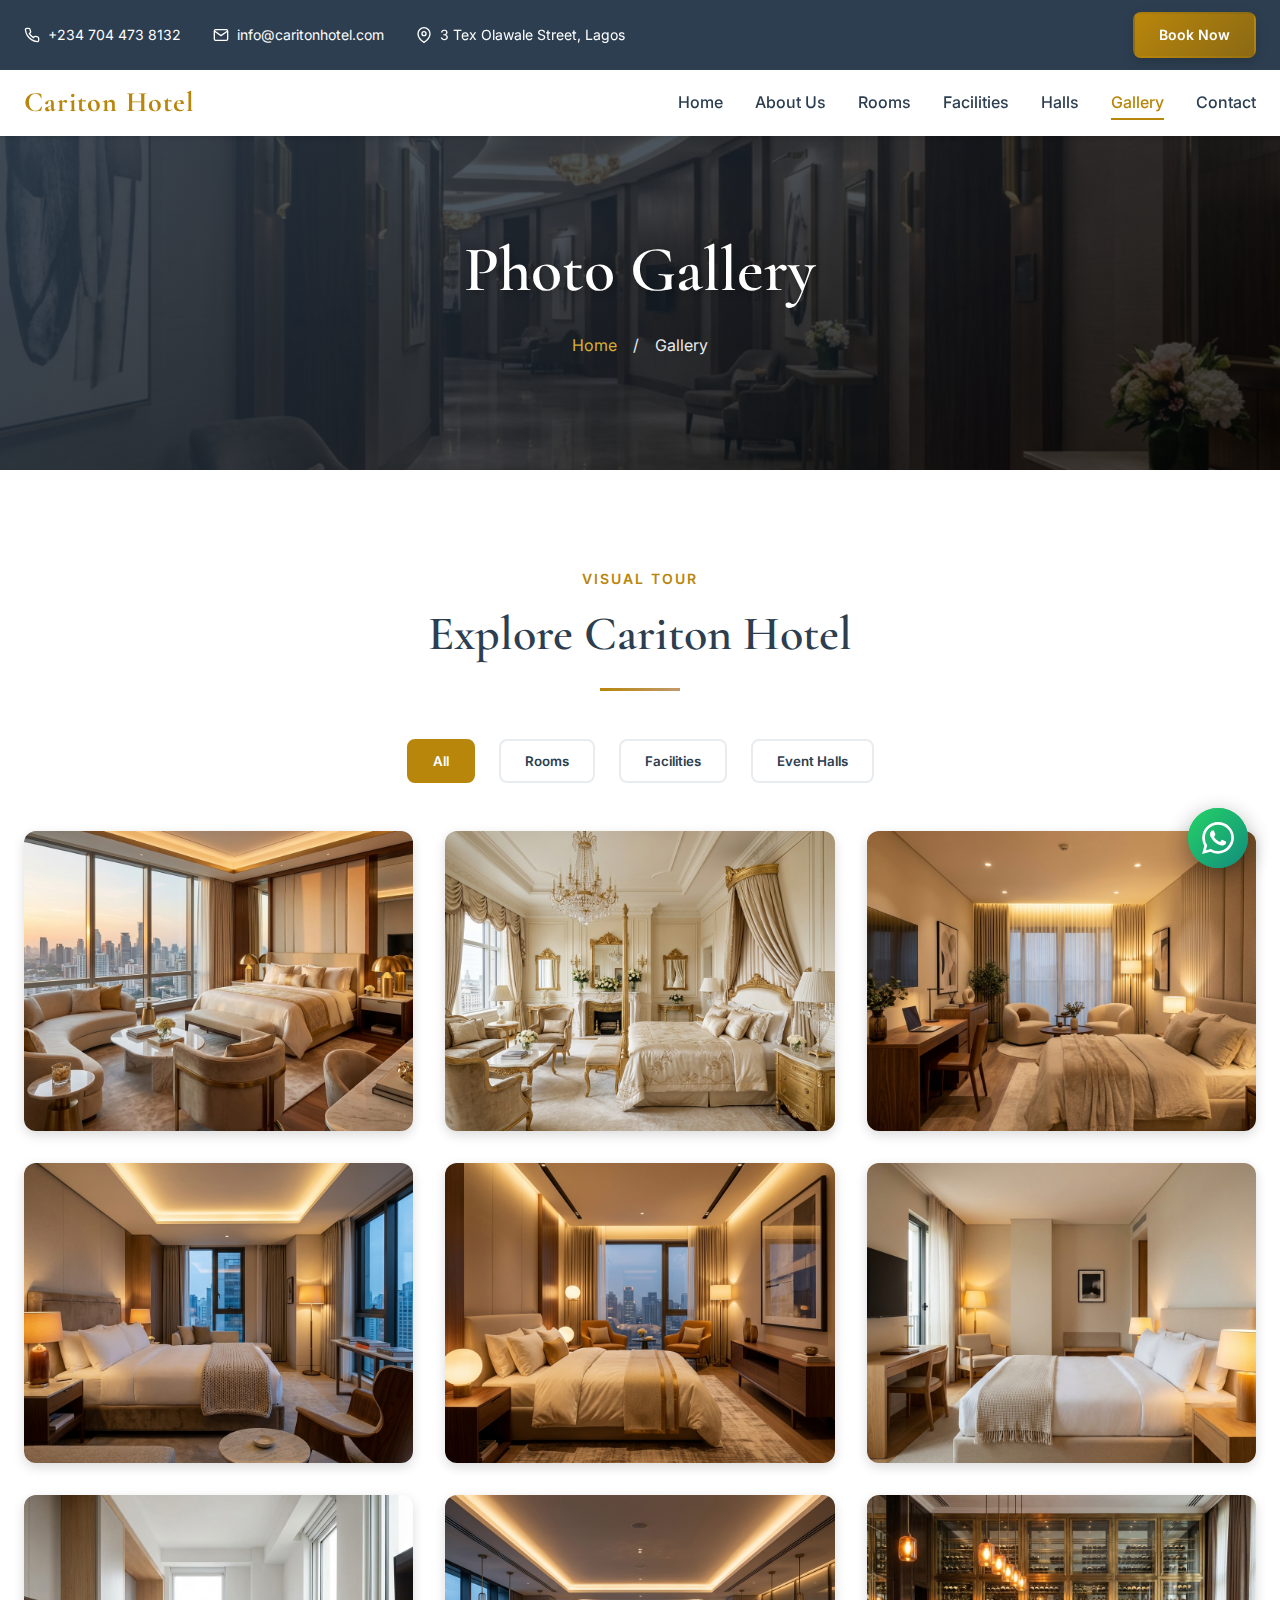
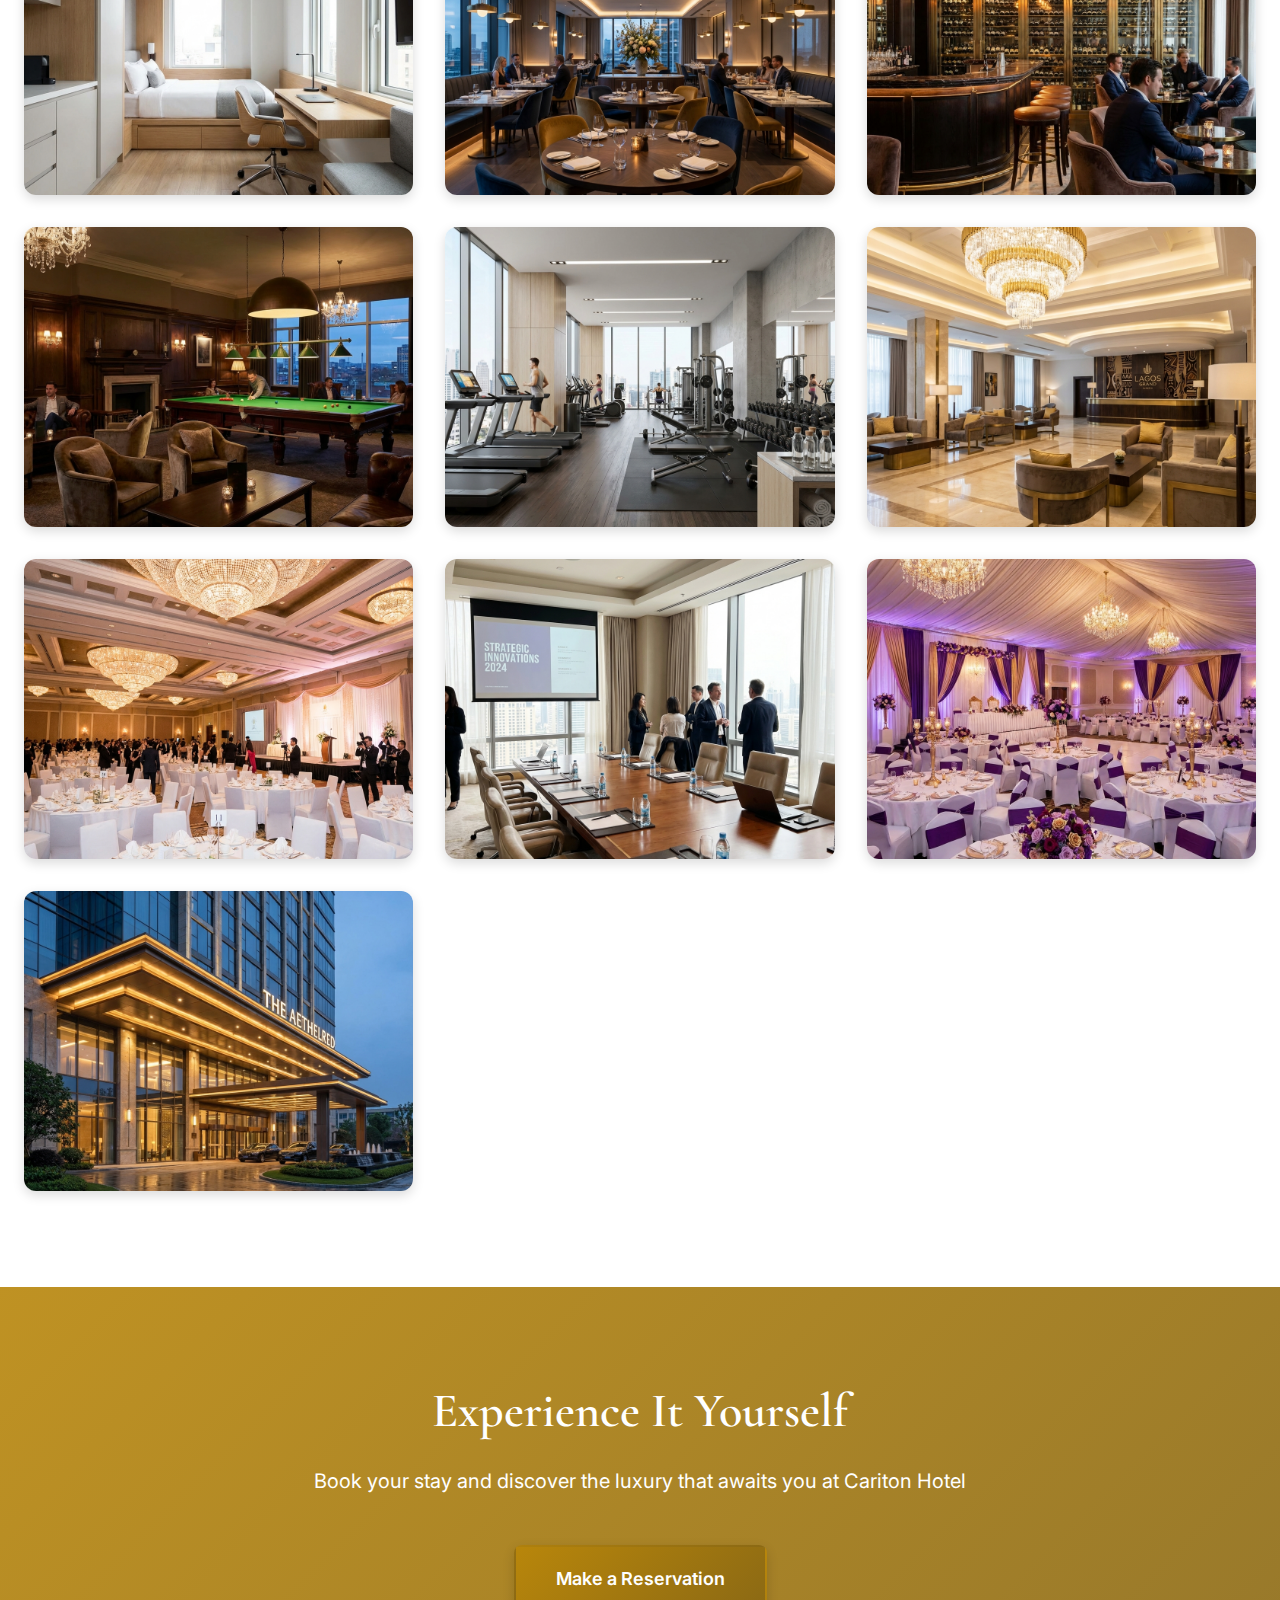
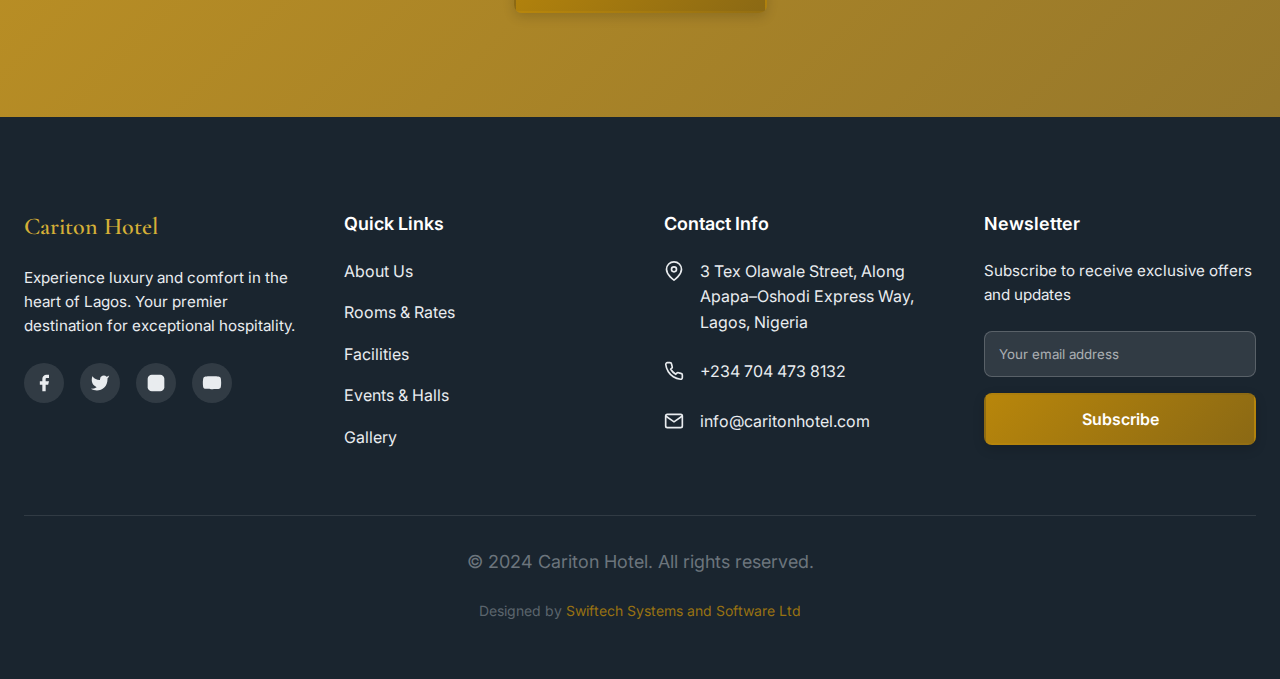
<file: gallery.html>
<!DOCTYPE html>
<html lang="en">
<head>
    <meta charset="UTF-8">
    <meta name="viewport" content="width=device-width, initial-scale=1.0">
    <title>Gallery - Cariton Hotel | Photo Gallery</title>
    <meta name="description" content="Explore our photo gallery showcasing the luxury rooms, facilities, and event spaces at Cariton Hotel in Lagos.">
    <link rel="preconnect" href="https://fonts.googleapis.com">
    <link rel="preconnect" href="https://fonts.gstatic.com" crossorigin>
    <link href="https://fonts.googleapis.com/css2?family=Cormorant+Garamond:wght@300;400;500;600;700&family=Inter:wght@300;400;500;600;700&display=swap" rel="stylesheet">
    <link rel="stylesheet" href="css/style.css">
    <link rel="stylesheet" href="css/pages.css">
</head>
<body>
     <!-- Header - Auto-loaded by components.js -->
    <header class="header" id="header"></header>

    <section class="page-header">
        <div class="page-header-overlay"></div>
        <div class="container">
            <h1 class="page-title">Photo Gallery</h1>
            <nav class="breadcrumb">
                <a href="index.html">Home</a>
                <span>/</span>
                <span>Gallery</span>
            </nav>
        </div>
    </section>

    <section class="gallery-section">
        <div class="container">
            <div class="section-header text-center">
                <span class="section-subtitle">Visual Tour</span>
                <h2 class="section-title">Explore Cariton Hotel</h2>
                <div class="title-divider"></div>
            </div>

            <div class="gallery-filters">
                <button class="filter-btn active" data-filter="all">All</button>
                <button class="filter-btn" data-filter="rooms">Rooms</button>
                <button class="filter-btn" data-filter="facilities">Facilities</button>
                <button class="filter-btn" data-filter="events">Event Halls</button>
            </div>

            <div class="gallery-grid" id="galleryGrid">
                <!-- Rooms -->
                <div class="gallery-item" data-category="rooms">
                    <img src="images/penthouse.jpg" alt="Penthouse Suite">
                    <div class="gallery-overlay">
                        <svg viewBox="0 0 24 24" fill="none" stroke="currentColor" stroke-width="2">
                            <circle cx="11" cy="11" r="8"></circle>
                            <path d="m21 21-4.35-4.35"></path>
                        </svg>
                    </div>
                </div>
                <div class="gallery-item" data-category="rooms">
                    <img src="images/royal-suite.jpg" alt="Royal Suite">
                    <div class="gallery-overlay">
                        <svg viewBox="0 0 24 24" fill="none" stroke="currentColor" stroke-width="2">
                            <circle cx="11" cy="11" r="8"></circle>
                            <path d="m21 21-4.35-4.35"></path>
                        </svg>
                    </div>
                </div>
                <div class="gallery-item" data-category="rooms">
                    <img src="images/mini-suite.jpg" alt="Mini Suite">
                    <div class="gallery-overlay">
                        <svg viewBox="0 0 24 24" fill="none" stroke="currentColor" stroke-width="2">
                            <circle cx="11" cy="11" r="8"></circle>
                            <path d="m21 21-4.35-4.35"></path>
                        </svg>
                    </div>
                </div>
                <div class="gallery-item" data-category="rooms">
                    <img src="images/premium.jpg" alt="Premium Room">
                    <div class="gallery-overlay">
                        <svg viewBox="0 0 24 24" fill="none" stroke="currentColor" stroke-width="2">
                            <circle cx="11" cy="11" r="8"></circle>
                            <path d="m21 21-4.35-4.35"></path>
                        </svg>
                    </div>
                </div>
                <div class="gallery-item" data-category="rooms">
                    <img src="images/deluxe.jpg" alt="Deluxe Room">
                    <div class="gallery-overlay">
                        <svg viewBox="0 0 24 24" fill="none" stroke="currentColor" stroke-width="2">
                            <circle cx="11" cy="11" r="8"></circle>
                            <path d="m21 21-4.35-4.35"></path>
                        </svg>
                    </div>
                </div>
                <div class="gallery-item" data-category="rooms">
                    <img src="images/standard.jpg" alt="Standard Room">
                    <div class="gallery-overlay">
                        <svg viewBox="0 0 24 24" fill="none" stroke="currentColor" stroke-width="2">
                            <circle cx="11" cy="11" r="8"></circle>
                            <path d="m21 21-4.35-4.35"></path>
                        </svg>
                    </div>
                </div>
                <div class="gallery-item" data-category="rooms">
                    <img src="images/studio.jpg" alt="Studio Room">
                    <div class="gallery-overlay">
                        <svg viewBox="0 0 24 24" fill="none" stroke="currentColor" stroke-width="2">
                            <circle cx="11" cy="11" r="8"></circle>
                            <path d="m21 21-4.35-4.35"></path>
                        </svg>
                    </div>
                </div>

                <!-- Facilities -->
                <div class="gallery-item" data-category="facilities">
                    <img src="images/restaurant.jpg" alt="Restaurant">
                    <div class="gallery-overlay">
                        <svg viewBox="0 0 24 24" fill="none" stroke="currentColor" stroke-width="2">
                            <circle cx="11" cy="11" r="8"></circle>
                            <path d="m21 21-4.35-4.35"></path>
                        </svg>
                    </div>
                </div>
                <div class="gallery-item" data-category="facilities">
                    <img src="images/wine-bar.jpg" alt="Wine Bar">
                    <div class="gallery-overlay">
                        <svg viewBox="0 0 24 24" fill="none" stroke="currentColor" stroke-width="2">
                            <circle cx="11" cy="11" r="8"></circle>
                            <path d="m21 21-4.35-4.35"></path>
                        </svg>
                    </div>
                </div>
                <div class="gallery-item" data-category="facilities">
                    <img src="images/snooker-bar.jpg" alt="Snooker Bar">
                    <div class="gallery-overlay">
                        <svg viewBox="0 0 24 24" fill="none" stroke="currentColor" stroke-width="2">
                            <circle cx="11" cy="11" r="8"></circle>
                            <path d="m21 21-4.35-4.35"></path>
                        </svg>
                    </div>
                </div>
                <div class="gallery-item" data-category="facilities">
                    <img src="images/gym.jpg" alt="Fitness Center">
                    <div class="gallery-overlay">
                        <svg viewBox="0 0 24 24" fill="none" stroke="currentColor" stroke-width="2">
                            <circle cx="11" cy="11" r="8"></circle>
                            <path d="m21 21-4.35-4.35"></path>
                        </svg>
                    </div>
                </div>
                <div class="gallery-item" data-category="facilities">
                    <img src="images/hero-2.jpg" alt="Hotel Lobby">
                    <div class="gallery-overlay">
                        <svg viewBox="0 0 24 24" fill="none" stroke="currentColor" stroke-width="2">
                            <circle cx="11" cy="11" r="8"></circle>
                            <path d="m21 21-4.35-4.35"></path>
                        </svg>
                    </div>
                </div>

                <!-- Event Halls -->
                <div class="gallery-item" data-category="events">
                    <img src="images/event-hall-1.jpg" alt="Event Hall 1">
                    <div class="gallery-overlay">
                        <svg viewBox="0 0 24 24" fill="none" stroke="currentColor" stroke-width="2">
                            <circle cx="11" cy="11" r="8"></circle>
                            <path d="m21 21-4.35-4.35"></path>
                        </svg>
                    </div>
                </div>
                <div class="gallery-item" data-category="events">
                    <img src="images/event-hall-2.jpg" alt="Event Hall 2">
                    <div class="gallery-overlay">
                        <svg viewBox="0 0 24 24" fill="none" stroke="currentColor" stroke-width="2">
                            <circle cx="11" cy="11" r="8"></circle>
                            <path d="m21 21-4.35-4.35"></path>
                        </svg>
                    </div>
                </div>
                <div class="gallery-item" data-category="events">
                    <img src="images/hero-3.jpg" alt="Event Setup">
                    <div class="gallery-overlay">
                        <svg viewBox="0 0 24 24" fill="none" stroke="currentColor" stroke-width="2">
                            <circle cx="11" cy="11" r="8"></circle>
                            <path d="m21 21-4.35-4.35"></path>
                        </svg>
                    </div>
                </div>
                <div class="gallery-item" data-category="facilities">
                    <img src="images/about-hotel.jpg" alt="Hotel Exterior">
                    <div class="gallery-overlay">
                        <svg viewBox="0 0 24 24" fill="none" stroke="currentColor" stroke-width="2">
                            <circle cx="11" cy="11" r="8"></circle>
                            <path d="m21 21-4.35-4.35"></path>
                        </svg>
                    </div>
                </div>
            </div>
        </div>
    </section>

    <section class="cta-section">
        <div class="cta-overlay"></div>
        <div class="container">
            <div class="cta-content">
                <h2 class="cta-title">Experience It Yourself</h2>
                <p class="cta-text">Book your stay and discover the luxury that awaits you at Cariton Hotel</p>
                <a href="booking.html" class="btn btn-primary btn-lg">Make a Reservation</a>
            </div>
        </div>
    </section>


    <!-- Footer - Auto-loaded by components.js -->
    <footer class="footer" id="footer"></footer>

    <a href="https://wa.me/2347044738132" class="whatsapp-float" target="_blank" aria-label="Chat on WhatsApp">
        <svg viewBox="0 0 24 24" fill="currentColor">
            <path d="M17.472 14.382c-.297-.149-1.758-.867-2.03-.967-.273-.099-.471-.148-.67.15-.197.297-.767.966-.94 1.164-.173.199-.347.223-.644.075-.297-.15-1.255-.463-2.39-1.475-.883-.788-1.48-1.761-1.653-2.059-.173-.297-.018-.458.13-.606.134-.133.298-.347.446-.52.149-.174.198-.298.298-.497.099-.198.05-.371-.025-.52-.075-.149-.669-1.612-.916-2.207-.242-.579-.487-.5-.669-.51-.173-.008-.371-.01-.57-.01-.198 0-.52.074-.792.372-.272.297-1.04 1.016-1.04 2.479 0 1.462 1.065 2.875 1.213 3.074.149.198 2.096 3.2 5.077 4.487.709.306 1.262.489 1.694.625.712.227 1.36.195 1.871.118.571-.085 1.758-.719 2.006-1.413.248-.694.248-1.289.173-1.413-.074-.124-.272-.198-.57-.347m-5.421 7.403h-.004a9.87 9.87 0 01-5.031-1.378l-.361-.214-3.741.982.998-3.648-.235-.374a9.86 9.86 0 01-1.51-5.26c.001-5.45 4.436-9.884 9.888-9.884 2.64 0 5.122 1.03 6.988 2.898a9.825 9.825 0 012.893 6.994c-.003 5.45-4.437 9.884-9.885 9.884m8.413-18.297A11.815 11.815 0 0012.05 0C5.495 0 .16 5.335.157 11.892c0 2.096.547 4.142 1.588 5.945L.057 24l6.305-1.654a11.882 11.882 0 005.683 1.448h.005c6.554 0 11.89-5.335 11.893-11.893a11.821 11.821 0 00-3.48-8.413Z"/>
        </svg>
    </a>

    <script src="js/main.js"></script>
    <script src="js/gallery.js"></script>
     <script src="js/components.js"></script>
</body>
</html>
</file>
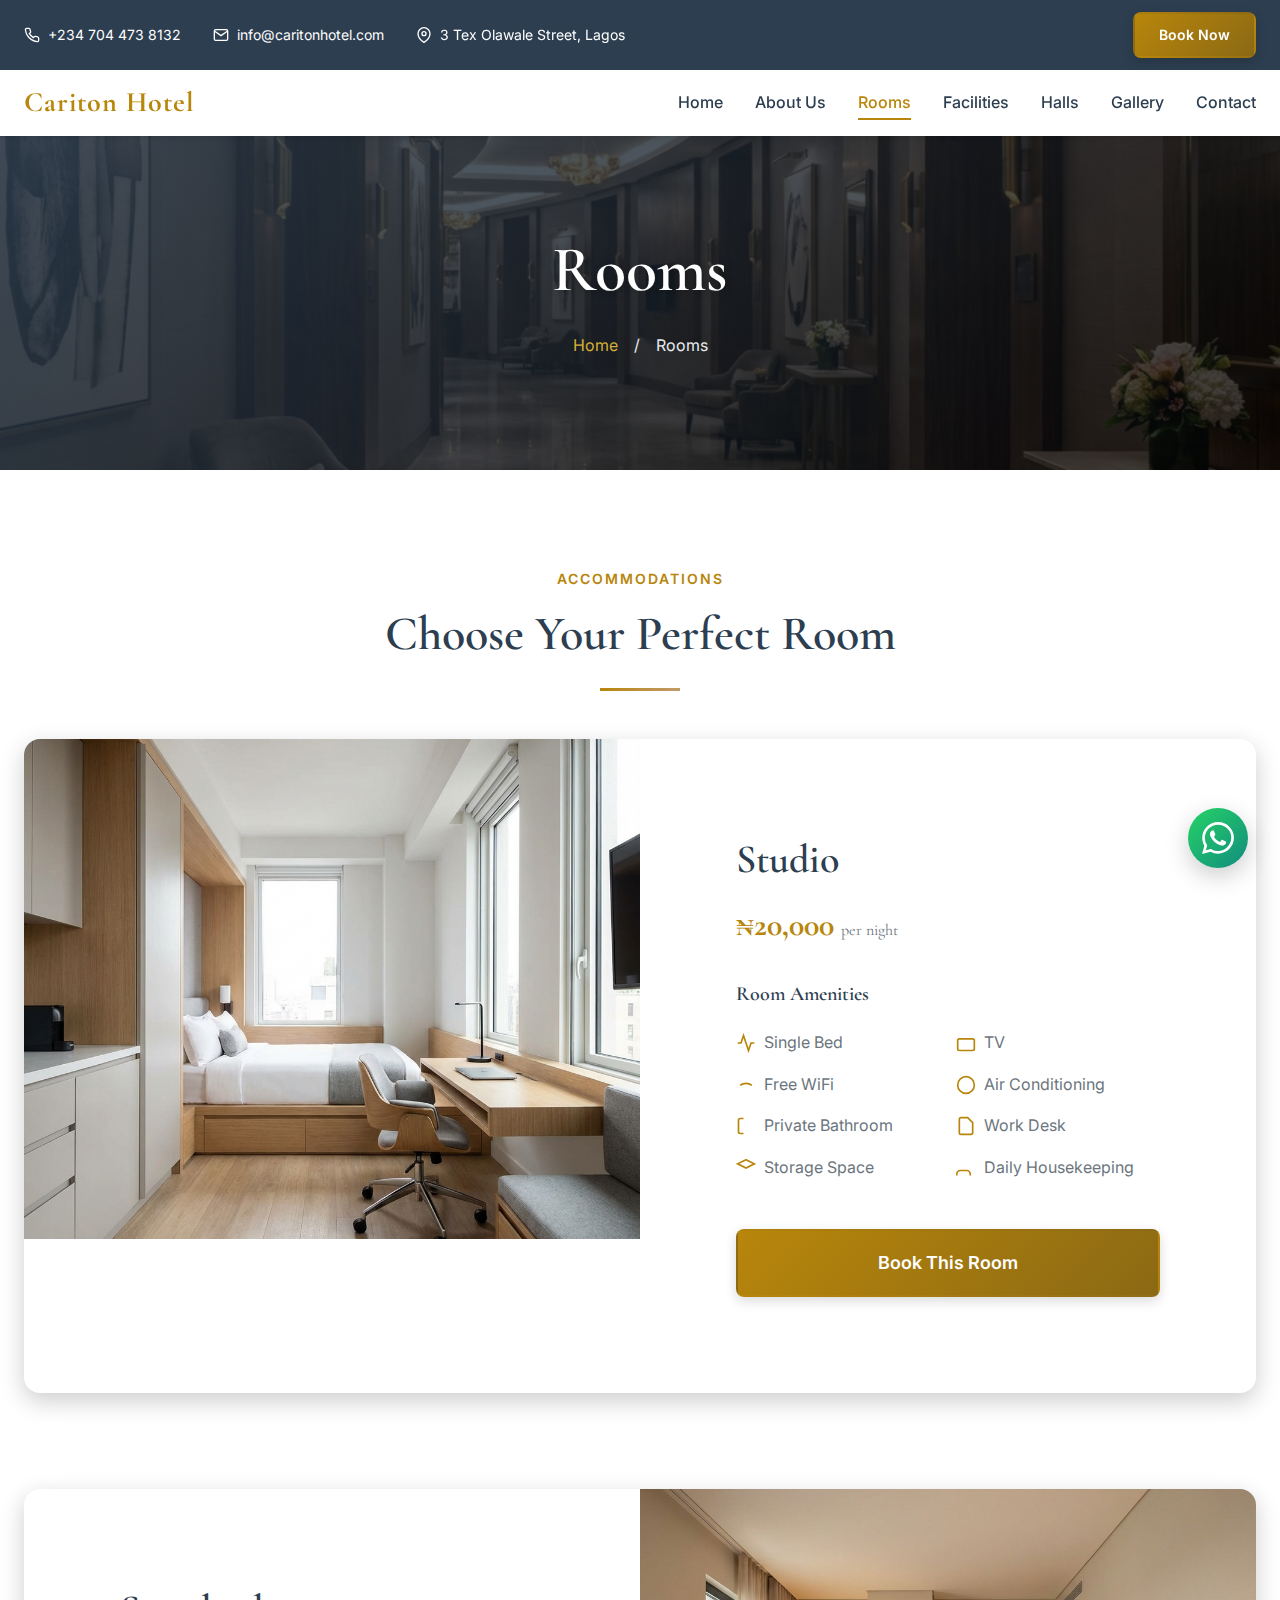
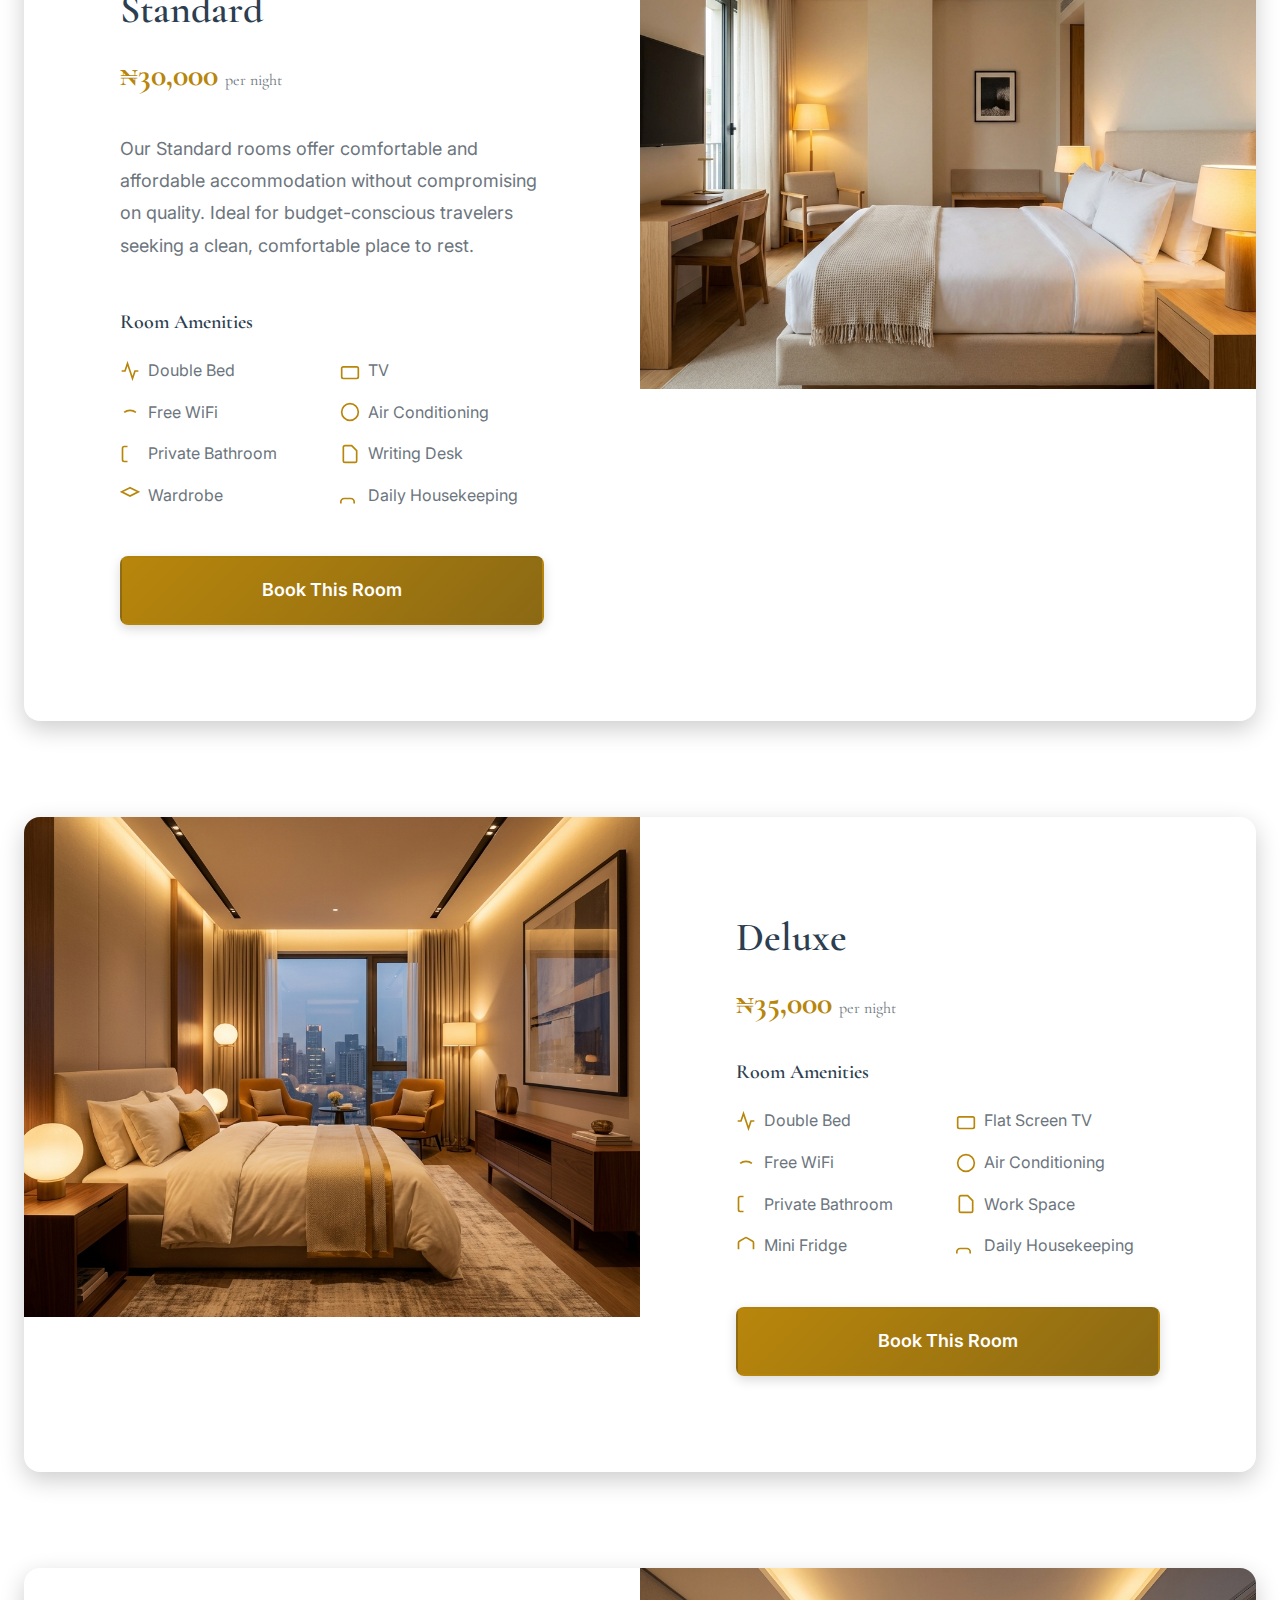
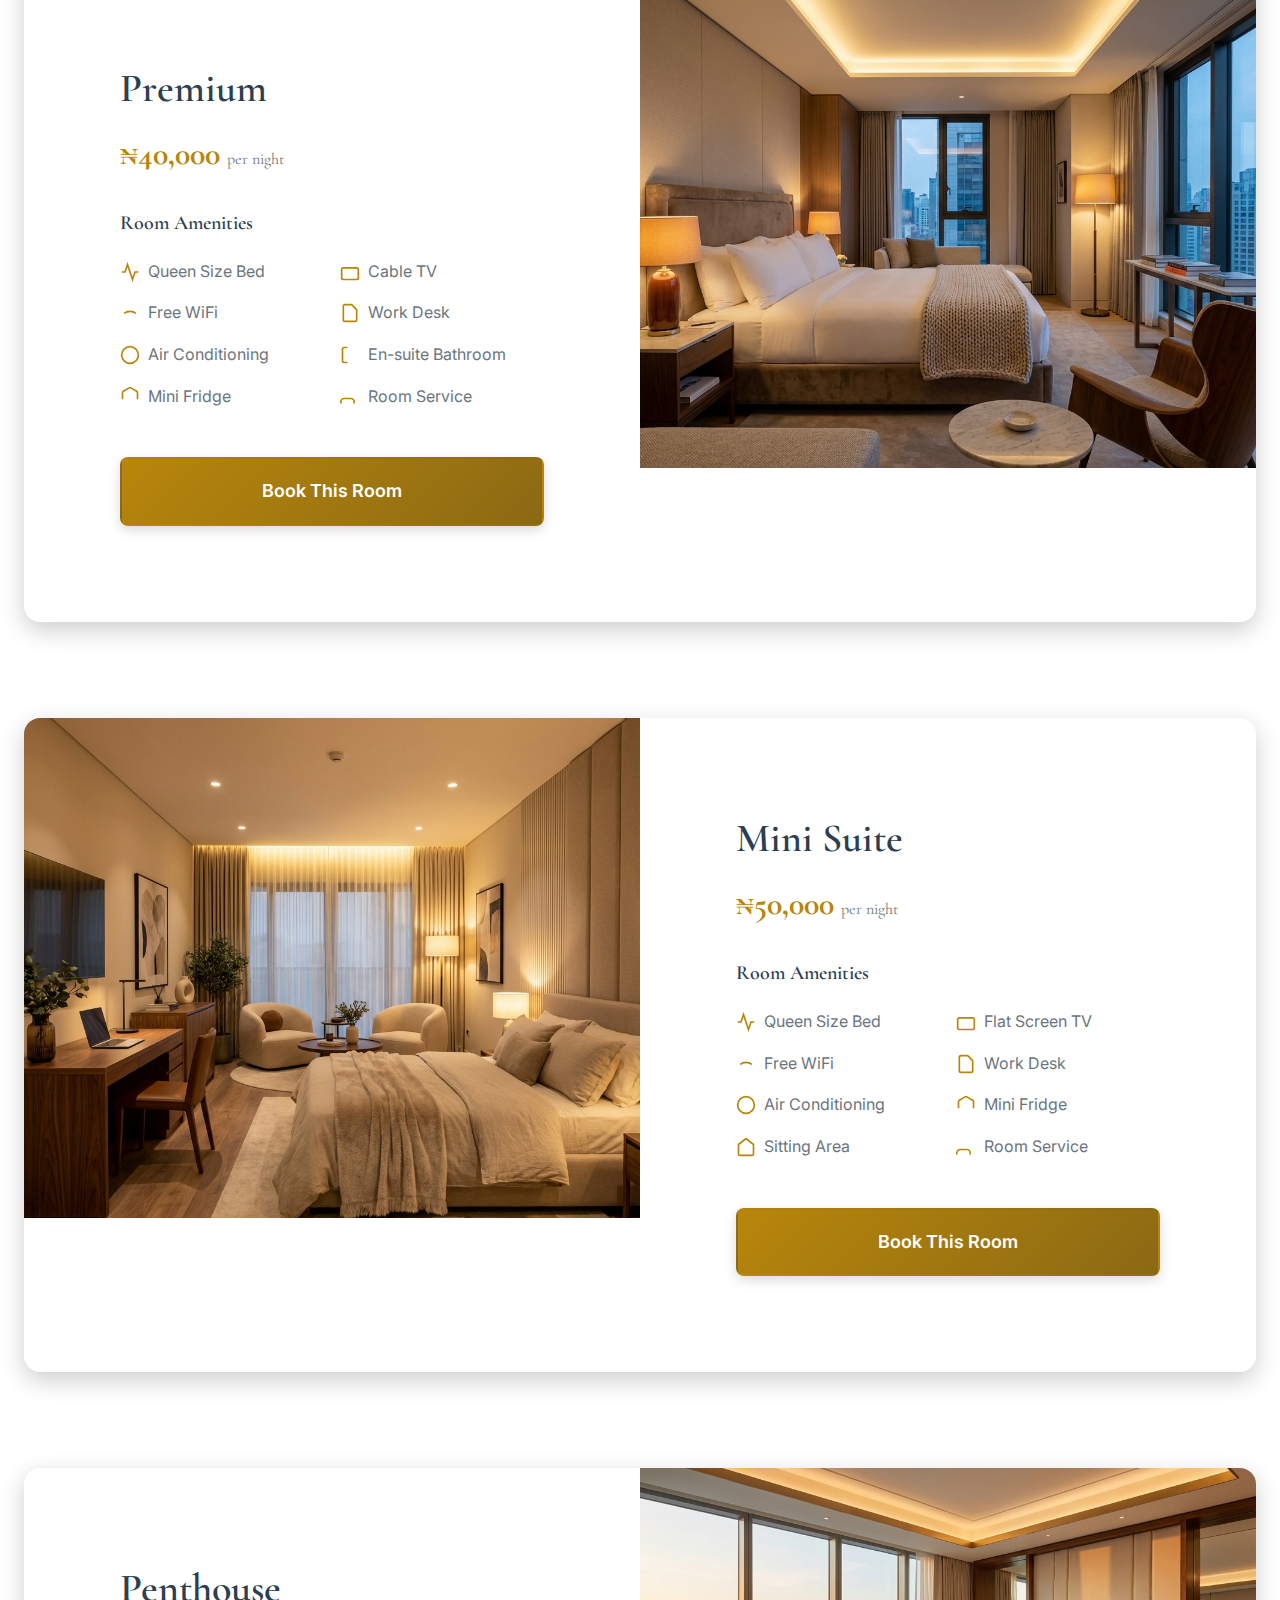
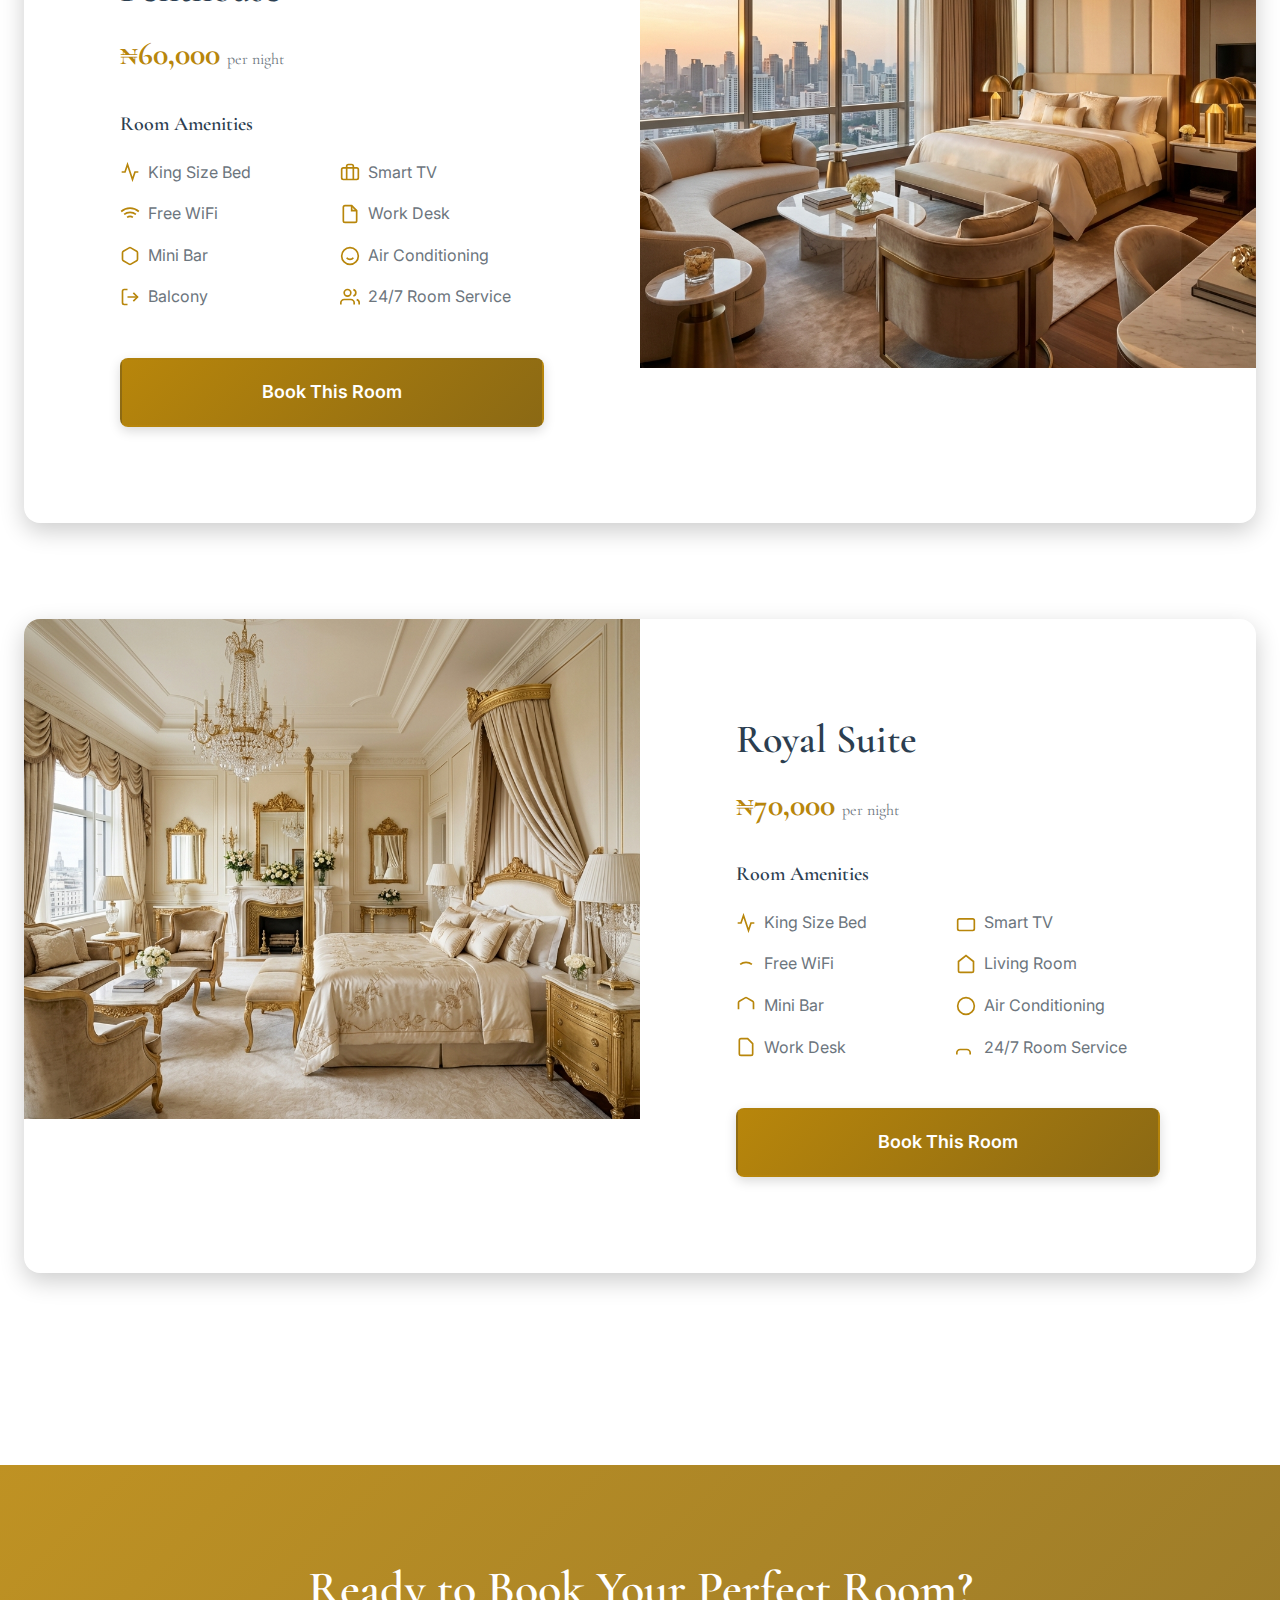
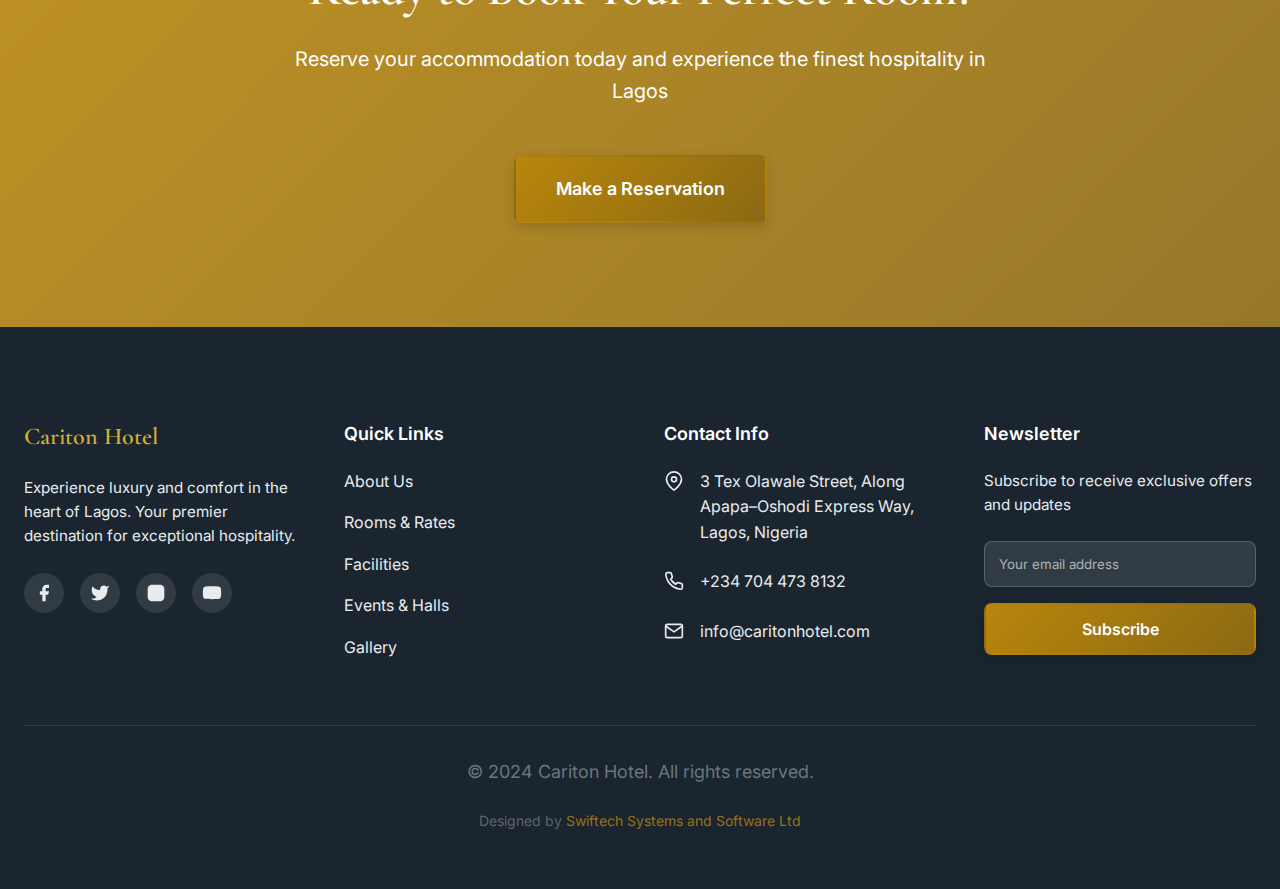
<file: rooms.html>
<!DOCTYPE html>
<html lang="en">
<head>
    <meta charset="UTF-8">
    <meta name="viewport" content="width=device-width, initial-scale=1.0">
    <title>Rooms & Rates - Cariton Hotel | Luxury Accommodation in Lagos</title>
    <meta name="description" content="Explore our luxurious rooms and suites at Cariton Hotel. From Penthouse to Studio rooms, find the perfect accommodation for your stay in Lagos.">
    <link rel="preconnect" href="https://fonts.googleapis.com">
    <link rel="preconnect" href="https://fonts.gstatic.com" crossorigin>
    <link href="https://fonts.googleapis.com/css2?family=Cormorant+Garamond:wght@300;400;500;600;700&family=Inter:wght@300;400;500;600;700&display=swap" rel="stylesheet">
    <link rel="stylesheet" href="css/style.css">
    <link rel="stylesheet" href="css/pages.css">
</head>
<body>
    <!-- Header - Auto-loaded by components.js -->
    <header class="header" id="header"></header>

    <!-- Page Header -->
    <section class="page-header">
        <div class="page-header-overlay"></div>
        <div class="container">
            <h1 class="page-title">Rooms </h1>
            <nav class="breadcrumb">
                <a href="index.html">Home</a>
                <span>/</span>
                <span>Rooms</span>
            </nav>
        </div>
    </section>

    <!-- Rooms List -->
    <section class="rooms-list">
        <div class="container">
            <div class="section-header text-center">
                <span class="section-subtitle">Accommodations</span>
                <h2 class="section-title">Choose Your Perfect Room</h2>
                <div class="title-divider"></div>
                <!-- <p style="max-width: 800px; margin: 0 auto; color: var(--gray);">
                    Each of our rooms and suites has been thoughtfully designed to provide the ultimate in comfort and luxury. 
                    Discover the perfect space for your stay in Lagos.
                </p> -->
            </div>


            <!-- Studio -->
            <div class="room-detail" id="studio">
                <div class="room-detail-grid">
                    <div class="room-detail-image">
                        <img src="images/studio.jpg" alt="Studio Room">
                    </div>
                    <div class="room-detail-content">
                        <div class="room-detail-header">
                            <h3 class="room-detail-name">Studio</h3>
                            <div class="room-detail-price">₦20,000 <span>per night</span></div>
                        </div>
                       
                        <div class="room-amenities">
                            <h4>Room Amenities</h4>
                            <div class="amenities-list">
                                <div class="amenity-item">
                                    <svg viewBox="0 0 24 24" fill="none" stroke="currentColor" stroke-width="2">
                                        <polyline points="22 12 18 12 15 21 9 3 6 12 2 12"></polyline>
                                    </svg>
                                    Single Bed
                                </div>
                                <div class="amenity-item">
                                    <svg viewBox="0 0 24 24" fill="none" stroke="currentColor" stroke-width="2">
                                        <rect x="2" y="7" width="20" height="14" rx="2" ry="2"></rect>
                                    </svg>
                                    TV
                                </div>
                                <div class="amenity-item">
                                    <svg viewBox="0 0 24 24" fill="none" stroke="currentColor" stroke-width="2">
                                        <path d="M5 12.55a11 11 0 0 1 14.08 0"></path>
                                    </svg>
                                    Free WiFi
                                </div>
                                <div class="amenity-item">
                                    <svg viewBox="0 0 24 24" fill="none" stroke="currentColor" stroke-width="2">
                                        <circle cx="12" cy="12" r="10"></circle>
                                    </svg>
                                    Air Conditioning
                                </div>
                                <div class="amenity-item">
                                    <svg viewBox="0 0 24 24" fill="none" stroke="currentColor" stroke-width="2">
                                        <path d="M9 21H5a2 2 0 0 1-2-2V5a2 2 0 0 1 2-2h4"></path>
                                    </svg>
                                    Private Bathroom
                                </div>
                                <div class="amenity-item">
                                    <svg viewBox="0 0 24 24" fill="none" stroke="currentColor" stroke-width="2">
                                        <path d="M14 2H6a2 2 0 0 0-2 2v16a2 2 0 0 0 2 2h12a2 2 0 0 0 2-2V8z"></path>
                                    </svg>
                                    Work Desk
                                </div>
                                <div class="amenity-item">
                                    <svg viewBox="0 0 24 24" fill="none" stroke="currentColor" stroke-width="2">
                                        <path d="M12 2L2 7l10 5 10-5-10-5z"></path>
                                    </svg>
                                    Storage Space
                                </div>
                                <div class="amenity-item">
                                    <svg viewBox="0 0 24 24" fill="none" stroke="currentColor" stroke-width="2">
                                        <path d="M17 21v-2a4 4 0 0 0-4-4H5a4 4 0 0 0-4 4v2"></path>
                                    </svg>
                                    Daily Housekeeping
                                </div>
                            </div>
                        </div>
                        <a href="booking.html" class="btn btn-primary btn-lg">Book This Room</a>
                    </div>
                </div>
            </div>

            <!-- Standard -->
            <div class="room-detail" id="standard">
                <div class="room-detail-grid">
                    <div class="room-detail-content">
                        <div class="room-detail-header">
                            <h3 class="room-detail-name">Standard</h3>
                            <div class="room-detail-price">₦30,000 <span>per night</span></div>
                        </div>
                        <p class="room-detail-description">
                            Our Standard rooms offer comfortable and affordable accommodation without compromising on quality. 
                            Ideal for budget-conscious travelers seeking a clean, comfortable place to rest.
                        </p>
                        <div class="room-amenities">
                            <h4>Room Amenities</h4>
                            <div class="amenities-list">
                                <div class="amenity-item">
                                    <svg viewBox="0 0 24 24" fill="none" stroke="currentColor" stroke-width="2">
                                        <polyline points="22 12 18 12 15 21 9 3 6 12 2 12"></polyline>
                                    </svg>
                                    Double Bed
                                </div>
                                <div class="amenity-item">
                                    <svg viewBox="0 0 24 24" fill="none" stroke="currentColor" stroke-width="2">
                                        <rect x="2" y="7" width="20" height="14" rx="2" ry="2"></rect>
                                    </svg>
                                    TV
                                </div>
                                <div class="amenity-item">
                                    <svg viewBox="0 0 24 24" fill="none" stroke="currentColor" stroke-width="2">
                                        <path d="M5 12.55a11 11 0 0 1 14.08 0"></path>
                                    </svg>
                                    Free WiFi
                                </div>
                                <div class="amenity-item">
                                    <svg viewBox="0 0 24 24" fill="none" stroke="currentColor" stroke-width="2">
                                        <circle cx="12" cy="12" r="10"></circle>
                                    </svg>
                                    Air Conditioning
                                </div>
                                <div class="amenity-item">
                                    <svg viewBox="0 0 24 24" fill="none" stroke="currentColor" stroke-width="2">
                                        <path d="M9 21H5a2 2 0 0 1-2-2V5a2 2 0 0 1 2-2h4"></path>
                                    </svg>
                                    Private Bathroom
                                </div>
                                <div class="amenity-item">
                                    <svg viewBox="0 0 24 24" fill="none" stroke="currentColor" stroke-width="2">
                                        <path d="M14 2H6a2 2 0 0 0-2 2v16a2 2 0 0 0 2 2h12a2 2 0 0 0 2-2V8z"></path>
                                    </svg>
                                    Writing Desk
                                </div>
                                <div class="amenity-item">
                                    <svg viewBox="0 0 24 24" fill="none" stroke="currentColor" stroke-width="2">
                                        <path d="M12 2L2 7l10 5 10-5-10-5z"></path>
                                    </svg>
                                    Wardrobe
                                </div>
                                <div class="amenity-item">
                                    <svg viewBox="0 0 24 24" fill="none" stroke="currentColor" stroke-width="2">
                                        <path d="M17 21v-2a4 4 0 0 0-4-4H5a4 4 0 0 0-4 4v2"></path>
                                    </svg>
                                    Daily Housekeeping
                                </div>
                            </div>
                        </div>
                        <a href="booking.html" class="btn btn-primary btn-lg">Book This Room</a>
                    </div>
                    <div class="room-detail-image">
                        <img src="images/standard.jpg" alt="Standard Room">
                    </div>
                </div>
            </div>

            <!-- Deluxe -->
            <div class="room-detail" id="deluxe">
                <div class="room-detail-grid">
                    <div class="room-detail-image">
                        <img src="images/deluxe.jpg" alt="Deluxe Room">
                    </div>
                    <div class="room-detail-content">
                        <div class="room-detail-header">
                            <h3 class="room-detail-name">Deluxe</h3>
                            <div class="room-detail-price">₦35,000 <span>per night</span></div>
                        </div>
                     
                        <div class="room-amenities">
                            <h4>Room Amenities</h4>
                            <div class="amenities-list">
                                <div class="amenity-item">
                                    <svg viewBox="0 0 24 24" fill="none" stroke="currentColor" stroke-width="2">
                                        <polyline points="22 12 18 12 15 21 9 3 6 12 2 12"></polyline>
                                    </svg>
                                    Double Bed
                                </div>
                                <div class="amenity-item">
                                    <svg viewBox="0 0 24 24" fill="none" stroke="currentColor" stroke-width="2">
                                        <rect x="2" y="7" width="20" height="14" rx="2" ry="2"></rect>
                                    </svg>
                                    Flat Screen TV
                                </div>
                                <div class="amenity-item">
                                    <svg viewBox="0 0 24 24" fill="none" stroke="currentColor" stroke-width="2">
                                        <path d="M5 12.55a11 11 0 0 1 14.08 0"></path>
                                    </svg>
                                    Free WiFi
                                </div>
                                <div class="amenity-item">
                                    <svg viewBox="0 0 24 24" fill="none" stroke="currentColor" stroke-width="2">
                                        <circle cx="12" cy="12" r="10"></circle>
                                    </svg>
                                    Air Conditioning
                                </div>
                                <div class="amenity-item">
                                    <svg viewBox="0 0 24 24" fill="none" stroke="currentColor" stroke-width="2">
                                        <path d="M9 21H5a2 2 0 0 1-2-2V5a2 2 0 0 1 2-2h4"></path>
                                    </svg>
                                    Private Bathroom
                                </div>
                                <div class="amenity-item">
                                    <svg viewBox="0 0 24 24" fill="none" stroke="currentColor" stroke-width="2">
                                        <path d="M14 2H6a2 2 0 0 0-2 2v16a2 2 0 0 0 2 2h12a2 2 0 0 0 2-2V8z"></path>
                                    </svg>
                                    Work Space
                                </div>
                                <div class="amenity-item">
                                    <svg viewBox="0 0 24 24" fill="none" stroke="currentColor" stroke-width="2">
                                        <path d="M21 16V8a2 2 0 0 0-1-1.73l-7-4a2 2 0 0 0-2 0l-7 4A2 2 0 0 0 3 8v8"></path>
                                    </svg>
                                    Mini Fridge
                                </div>
                                <div class="amenity-item">
                                    <svg viewBox="0 0 24 24" fill="none" stroke="currentColor" stroke-width="2">
                                        <path d="M17 21v-2a4 4 0 0 0-4-4H5a4 4 0 0 0-4 4v2"></path>
                                    </svg>
                                    Daily Housekeeping
                                </div>
                            </div>
                        </div>
                        <a href="booking.html" class="btn btn-primary btn-lg">Book This Room</a>
                    </div>
                </div>
            </div>

            <!-- Premium -->
            <div class="room-detail" id="premium">
                <div class="room-detail-grid">
                    <div class="room-detail-content">
                        <div class="room-detail-header">
                            <h3 class="room-detail-name">Premium</h3>
                            <div class="room-detail-price">₦40,000 <span>per night</span></div>
                        </div>
                       
                        <div class="room-amenities">
                            <h4>Room Amenities</h4>
                            <div class="amenities-list">
                                <div class="amenity-item">
                                    <svg viewBox="0 0 24 24" fill="none" stroke="currentColor" stroke-width="2">
                                        <polyline points="22 12 18 12 15 21 9 3 6 12 2 12"></polyline>
                                    </svg>
                                    Queen Size Bed
                                </div>
                                <div class="amenity-item">
                                    <svg viewBox="0 0 24 24" fill="none" stroke="currentColor" stroke-width="2">
                                        <rect x="2" y="7" width="20" height="14" rx="2" ry="2"></rect>
                                    </svg>
                                    Cable TV
                                </div>
                                <div class="amenity-item">
                                    <svg viewBox="0 0 24 24" fill="none" stroke="currentColor" stroke-width="2">
                                        <path d="M5 12.55a11 11 0 0 1 14.08 0"></path>
                                    </svg>
                                    Free WiFi
                                </div>
                                <div class="amenity-item">
                                    <svg viewBox="0 0 24 24" fill="none" stroke="currentColor" stroke-width="2">
                                        <path d="M14 2H6a2 2 0 0 0-2 2v16a2 2 0 0 0 2 2h12a2 2 0 0 0 2-2V8z"></path>
                                    </svg>
                                    Work Desk
                                </div>
                                <div class="amenity-item">
                                    <svg viewBox="0 0 24 24" fill="none" stroke="currentColor" stroke-width="2">
                                        <circle cx="12" cy="12" r="10"></circle>
                                    </svg>
                                    Air Conditioning
                                </div>
                                <div class="amenity-item">
                                    <svg viewBox="0 0 24 24" fill="none" stroke="currentColor" stroke-width="2">
                                        <path d="M9 21H5a2 2 0 0 1-2-2V5a2 2 0 0 1 2-2h4"></path>
                                    </svg>
                                    En-suite Bathroom
                                </div>
                                <div class="amenity-item">
                                    <svg viewBox="0 0 24 24" fill="none" stroke="currentColor" stroke-width="2">
                                        <path d="M21 16V8a2 2 0 0 0-1-1.73l-7-4a2 2 0 0 0-2 0l-7 4A2 2 0 0 0 3 8v8"></path>
                                    </svg>
                                    Mini Fridge
                                </div>
                                <div class="amenity-item">
                                    <svg viewBox="0 0 24 24" fill="none" stroke="currentColor" stroke-width="2">
                                        <path d="M17 21v-2a4 4 0 0 0-4-4H5a4 4 0 0 0-4 4v2"></path>
                                    </svg>
                                    Room Service
                                </div>
                            </div>
                        </div>
                        <a href="booking.html" class="btn btn-primary btn-lg">Book This Room</a>
                    </div>
                    <div class="room-detail-image">
                        <img src="images/premium.jpg" alt="Premium Room">
                    </div>
                </div>
            </div>

            <!-- Mini Suite -->
            <div class="room-detail" id="mini-suite">
                <div class="room-detail-grid">
                    <div class="room-detail-image">
                        <img src="images/mini-suite.jpg" alt="Mini Suite">
                    </div>
                    <div class="room-detail-content">
                        <div class="room-detail-header">
                            <h3 class="room-detail-name">Mini Suite</h3>
                            <div class="room-detail-price">₦50,000 <span>per night</span></div>
                        </div>
                       
                        <div class="room-amenities">
                            <h4>Room Amenities</h4>
                            <div class="amenities-list">
                                <div class="amenity-item">
                                    <svg viewBox="0 0 24 24" fill="none" stroke="currentColor" stroke-width="2">
                                        <polyline points="22 12 18 12 15 21 9 3 6 12 2 12"></polyline>
                                    </svg>
                                    Queen Size Bed
                                </div>
                                <div class="amenity-item">
                                    <svg viewBox="0 0 24 24" fill="none" stroke="currentColor" stroke-width="2">
                                        <rect x="2" y="7" width="20" height="14" rx="2" ry="2"></rect>
                                    </svg>
                                    Flat Screen TV
                                </div>
                                <div class="amenity-item">
                                    <svg viewBox="0 0 24 24" fill="none" stroke="currentColor" stroke-width="2">
                                        <path d="M5 12.55a11 11 0 0 1 14.08 0"></path>
                                    </svg>
                                    Free WiFi
                                </div>
                                <div class="amenity-item">
                                    <svg viewBox="0 0 24 24" fill="none" stroke="currentColor" stroke-width="2">
                                        <path d="M14 2H6a2 2 0 0 0-2 2v16a2 2 0 0 0 2 2h12a2 2 0 0 0 2-2V8z"></path>
                                    </svg>
                                    Work Desk
                                </div>
                                <div class="amenity-item">
                                    <svg viewBox="0 0 24 24" fill="none" stroke="currentColor" stroke-width="2">
                                        <circle cx="12" cy="12" r="10"></circle>
                                    </svg>
                                    Air Conditioning
                                </div>
                                <div class="amenity-item">
                                    <svg viewBox="0 0 24 24" fill="none" stroke="currentColor" stroke-width="2">
                                        <path d="M21 16V8a2 2 0 0 0-1-1.73l-7-4a2 2 0 0 0-2 0l-7 4A2 2 0 0 0 3 8v8"></path>
                                    </svg>
                                    Mini Fridge
                                </div>
                                <div class="amenity-item">
                                    <svg viewBox="0 0 24 24" fill="none" stroke="currentColor" stroke-width="2">
                                        <path d="M3 9l9-7 9 7v11a2 2 0 0 1-2 2H5a2 2 0 0 1-2-2z"></path>
                                    </svg>
                                    Sitting Area
                                </div>
                                <div class="amenity-item">
                                    <svg viewBox="0 0 24 24" fill="none" stroke="currentColor" stroke-width="2">
                                        <path d="M17 21v-2a4 4 0 0 0-4-4H5a4 4 0 0 0-4 4v2"></path>
                                    </svg>
                                    Room Service
                                </div>
                            </div>
                        </div>
                        <a href="booking.html" class="btn btn-primary btn-lg">Book This Room</a>
                    </div>
                </div>
            </div>

            <!-- Penthouse -->
            <div class="room-detail" id="penthouse">
                <div class="room-detail-grid">
                    <div class="room-detail-content">
                        <div class="room-detail-header">
                            <h3 class="room-detail-name">Penthouse</h3>
                            <div class="room-detail-price">₦60,000 <span>per night</span></div>
                        </div>
                        <!-- <p class="room-detail-description">
                            Experience the pinnacle of luxury in our stunning Penthouse suite. Featuring panoramic city views, 
                            a spacious living area, and premium furnishings, this is the ultimate choice for discerning guests 
                            seeking the finest accommodation Lagos has to offer.
                        </p> -->
                        <div class="room-amenities">
                            <h4>Room Amenities</h4>
                            <div class="amenities-list">
                                <div class="amenity-item">
                                    <svg viewBox="0 0 24 24" fill="none" stroke="currentColor" stroke-width="2">
                                        <polyline points="22 12 18 12 15 21 9 3 6 12 2 12"></polyline>
                                    </svg>
                                    King Size Bed
                                </div>
                                <div class="amenity-item">
                                    <svg viewBox="0 0 24 24" fill="none" stroke="currentColor" stroke-width="2">
                                        <rect x="2" y="7" width="20" height="14" rx="2" ry="2"></rect>
                                        <path d="M16 21V5a2 2 0 0 0-2-2h-4a2 2 0 0 0-2 2v16"></path>
                                    </svg>
                                    Smart TV
                                </div>
                                <div class="amenity-item">
                                    <svg viewBox="0 0 24 24" fill="none" stroke="currentColor" stroke-width="2">
                                        <path d="M5 12.55a11 11 0 0 1 14.08 0"></path>
                                        <path d="M1.42 9a16 16 0 0 1 21.16 0"></path>
                                        <path d="M8.53 16.11a6 6 0 0 1 6.95 0"></path>
                                        <line x1="12" y1="20" x2="12.01" y2="20"></line>
                                    </svg>
                                    Free WiFi
                                </div>
                                <div class="amenity-item">
                                    <svg viewBox="0 0 24 24" fill="none" stroke="currentColor" stroke-width="2">
                                        <path d="M14 2H6a2 2 0 0 0-2 2v16a2 2 0 0 0 2 2h12a2 2 0 0 0 2-2V8z"></path>
                                        <polyline points="14 2 14 8 20 8"></polyline>
                                    </svg>
                                    Work Desk
                                </div>
                                <div class="amenity-item">
                                    <svg viewBox="0 0 24 24" fill="none" stroke="currentColor" stroke-width="2">
                                        <path d="M21 16V8a2 2 0 0 0-1-1.73l-7-4a2 2 0 0 0-2 0l-7 4A2 2 0 0 0 3 8v8a2 2 0 0 0 1 1.73l7 4a2 2 0 0 0 2 0l7-4A2 2 0 0 0 21 16z"></path>
                                    </svg>
                                    Mini Bar
                                </div>
                                <div class="amenity-item">
                                    <svg viewBox="0 0 24 24" fill="none" stroke="currentColor" stroke-width="2">
                                        <circle cx="12" cy="12" r="10"></circle>
                                        <path d="M8 14s1.5 2 4 2 4-2 4-2"></path>
                                        <line x1="9" y1="9" x2="9.01" y2="9"></line>
                                        <line x1="15" y1="9" x2="15.01" y2="9"></line>
                                    </svg>
                                    Air Conditioning
                                </div>
                                <div class="amenity-item">
                                    <svg viewBox="0 0 24 24" fill="none" stroke="currentColor" stroke-width="2">
                                        <path d="M9 21H5a2 2 0 0 1-2-2V5a2 2 0 0 1 2-2h4"></path>
                                        <polyline points="16 17 21 12 16 7"></polyline>
                                        <line x1="21" y1="12" x2="9" y2="12"></line>
                                    </svg>
                                    Balcony
                                </div>
                                <div class="amenity-item">
                                    <svg viewBox="0 0 24 24" fill="none" stroke="currentColor" stroke-width="2">
                                        <path d="M17 21v-2a4 4 0 0 0-4-4H5a4 4 0 0 0-4 4v2"></path>
                                        <circle cx="9" cy="7" r="4"></circle>
                                        <path d="M23 21v-2a4 4 0 0 0-3-3.87"></path>
                                        <path d="M16 3.13a4 4 0 0 1 0 7.75"></path>
                                    </svg>
                                    24/7 Room Service
                                </div>
                            </div>
                        </div>
                        <a href="booking.html" class="btn btn-primary btn-lg">Book This Room</a>
                    </div>
                    <div class="room-detail-image">
                        <img src="images/penthouse.jpg" alt="Penthouse Suite">
                    </div>
                </div>
            </div>

            <!-- Royal Suite -->
            <div class="room-detail" id="royal-suite">
                <div class="room-detail-grid">
                    <div class="room-detail-image">
                        <img src="images/royal-suite.jpg" alt="Royal Suite">
                    </div>
                    <div class="room-detail-content">
                        <div class="room-detail-header">
                            <h3 class="room-detail-name">Royal Suite</h3>
                            <div class="room-detail-price">₦70,000 <span>per night</span></div>
                        </div>
                        <!-- <p class="room-detail-description">
                            Indulge in regal luxury with our Royal Suite. This expansive accommodation features separate living 
                            and sleeping areas, elegant furnishings, and premium amenities. Perfect for extended stays or those 
                            seeking the ultimate in comfort and sophistication.
                        </p> -->
                        <div class="room-amenities">
                            <h4>Room Amenities</h4>
                            <div class="amenities-list">
                                <div class="amenity-item">
                                    <svg viewBox="0 0 24 24" fill="none" stroke="currentColor" stroke-width="2">
                                        <polyline points="22 12 18 12 15 21 9 3 6 12 2 12"></polyline>
                                    </svg>
                                    King Size Bed
                                </div>
                                <div class="amenity-item">
                                    <svg viewBox="0 0 24 24" fill="none" stroke="currentColor" stroke-width="2">
                                        <rect x="2" y="7" width="20" height="14" rx="2" ry="2"></rect>
                                    </svg>
                                    Smart TV
                                </div>
                                <div class="amenity-item">
                                    <svg viewBox="0 0 24 24" fill="none" stroke="currentColor" stroke-width="2">
                                        <path d="M5 12.55a11 11 0 0 1 14.08 0"></path>
                                    </svg>
                                    Free WiFi
                                </div>
                                <div class="amenity-item">
                                    <svg viewBox="0 0 24 24" fill="none" stroke="currentColor" stroke-width="2">
                                        <path d="M3 9l9-7 9 7v11a2 2 0 0 1-2 2H5a2 2 0 0 1-2-2z"></path>
                                    </svg>
                                    Living Room
                                </div>
                                <div class="amenity-item">
                                    <svg viewBox="0 0 24 24" fill="none" stroke="currentColor" stroke-width="2">
                                        <path d="M21 16V8a2 2 0 0 0-1-1.73l-7-4a2 2 0 0 0-2 0l-7 4A2 2 0 0 0 3 8v8"></path>
                                    </svg>
                                    Mini Bar
                                </div>
                                <div class="amenity-item">
                                    <svg viewBox="0 0 24 24" fill="none" stroke="currentColor" stroke-width="2">
                                        <circle cx="12" cy="12" r="10"></circle>
                                    </svg>
                                    Air Conditioning
                                </div>
                                <div class="amenity-item">
                                    <svg viewBox="0 0 24 24" fill="none" stroke="currentColor" stroke-width="2">
                                        <path d="M14 2H6a2 2 0 0 0-2 2v16a2 2 0 0 0 2 2h12a2 2 0 0 0 2-2V8z"></path>
                                    </svg>
                                    Work Desk
                                </div>
                                <div class="amenity-item">
                                    <svg viewBox="0 0 24 24" fill="none" stroke="currentColor" stroke-width="2">
                                        <path d="M17 21v-2a4 4 0 0 0-4-4H5a4 4 0 0 0-4 4v2"></path>
                                    </svg>
                                    24/7 Room Service
                                </div>
                            </div>
                        </div>
                        <a href="booking.html" class="btn btn-primary btn-lg">Book This Room</a>
                    </div>
                </div>
            </div>

        </div>
    </section>

    <!-- CTA Section -->
    <section class="cta-section">
        <div class="cta-overlay"></div>
        <div class="container">
            <div class="cta-content">
                <h2 class="cta-title">Ready to Book Your Perfect Room?</h2>
                <p class="cta-text">Reserve your accommodation today and experience the finest hospitality in Lagos</p>
                <a href="booking.html" class="btn btn-primary btn-lg">Make a Reservation</a>
            </div>
        </div>
    </section>

    <!-- Footer - Auto-loaded by components.js -->
    <footer class="footer" id="footer"></footer>

    <!-- WhatsApp button auto-loaded by components.js -->

    <!-- Load components first, then main.js -->
    <script src="js/components.js"></script>
    <script src="js/main.js"></script>
</body>
</html>
</file>
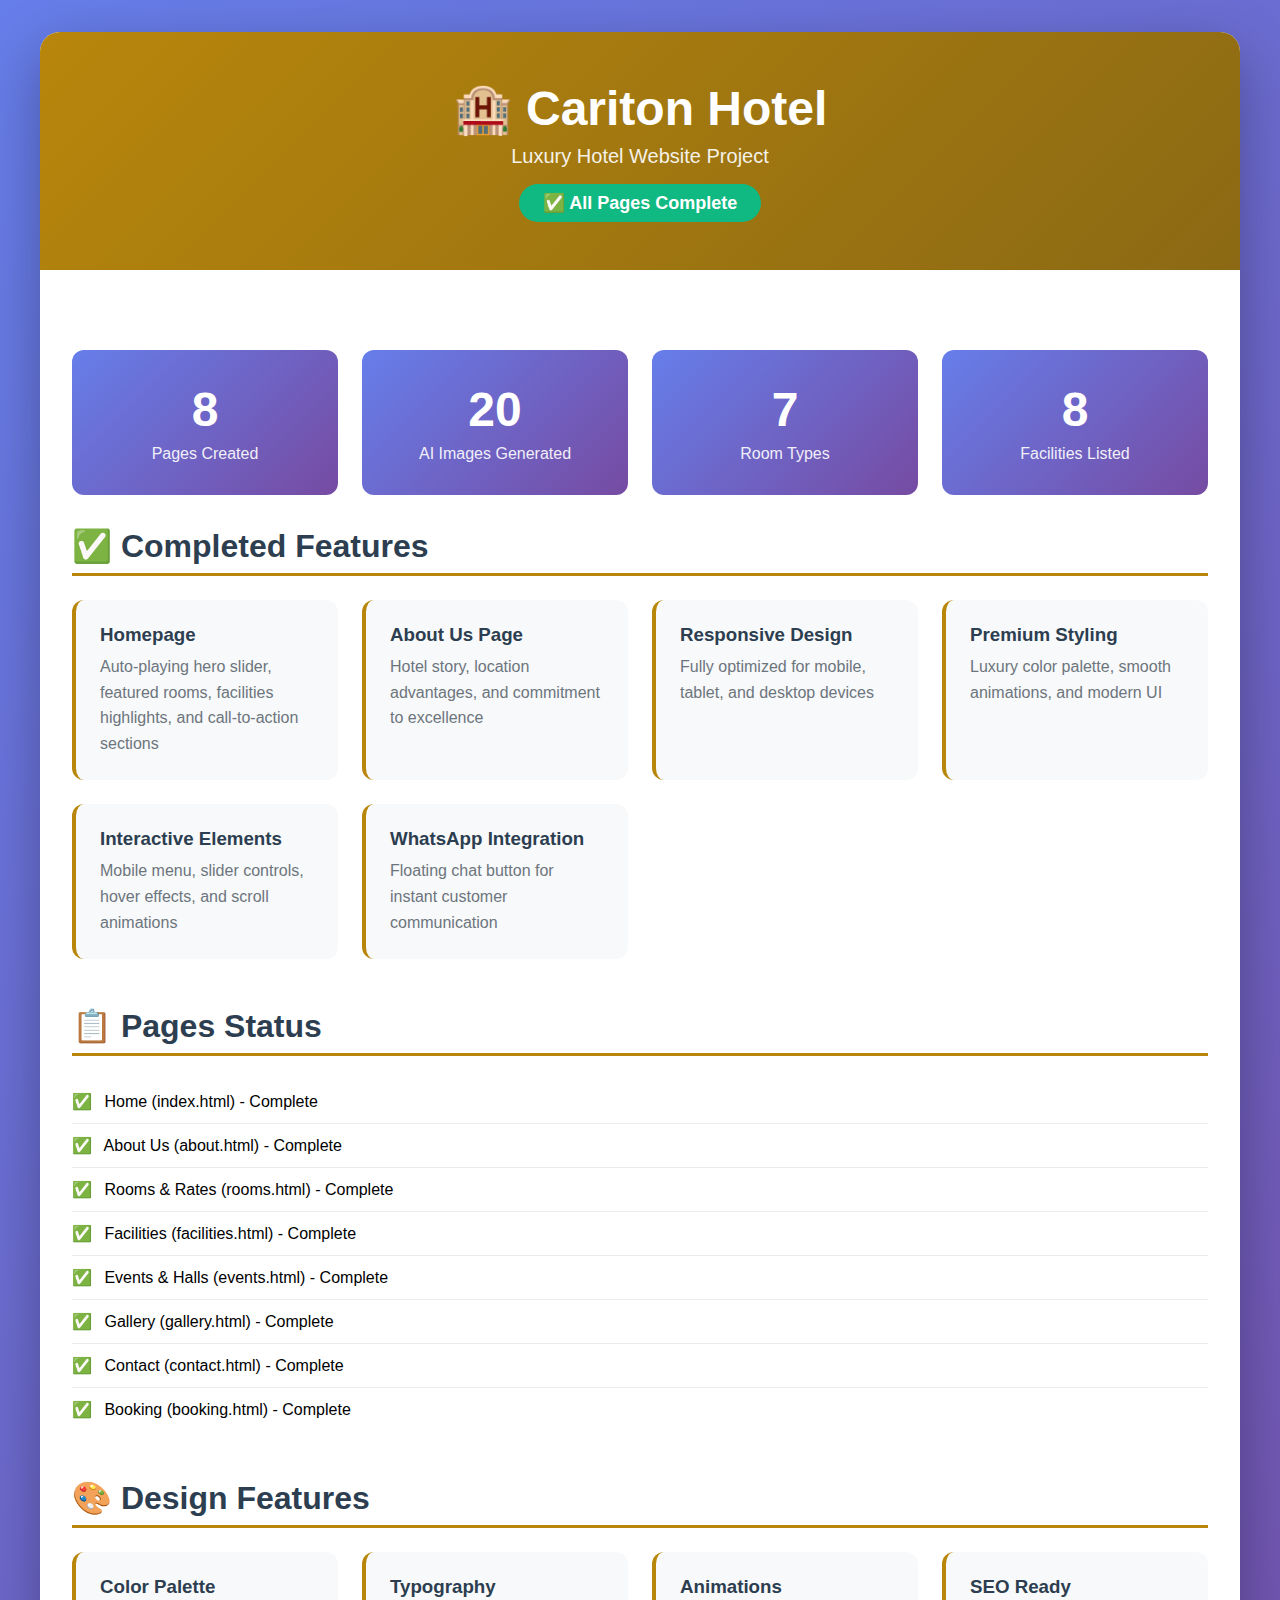
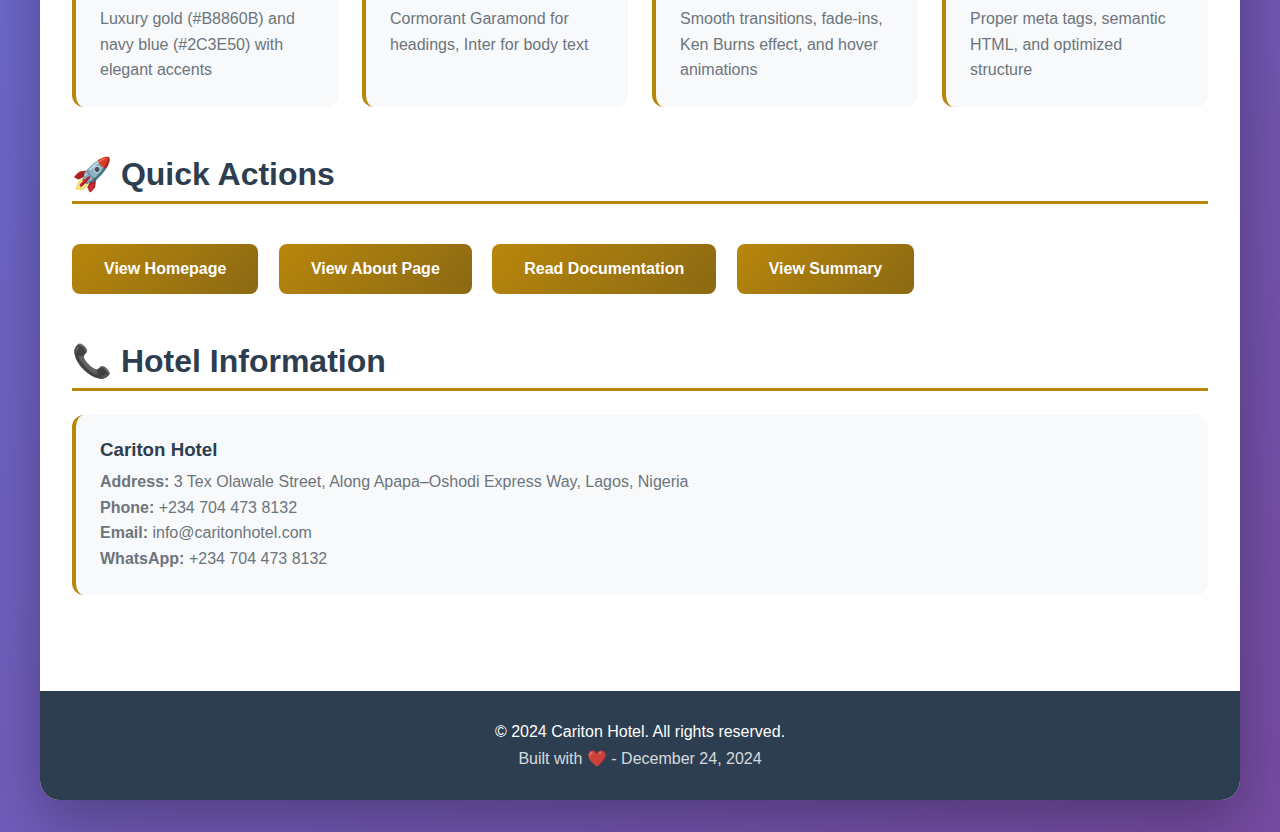
<file: status.html>
<!DOCTYPE html>
<html lang="en">
<head>
    <meta charset="UTF-8">
    <meta name="viewport" content="width=device-width, initial-scale=1.0">
    <title>Cariton Hotel - Project Status</title>
    <style>
        * {
            margin: 0;
            padding: 0;
            box-sizing: border-box;
        }
        
        body {
            font-family: 'Inter', -apple-system, BlinkMacSystemFont, 'Segoe UI', sans-serif;
            background: linear-gradient(135deg, #667eea 0%, #764ba2 100%);
            min-height: 100vh;
            padding: 2rem;
        }
        
        .container {
            max-width: 1200px;
            margin: 0 auto;
            background: white;
            border-radius: 20px;
            box-shadow: 0 20px 60px rgba(0, 0, 0, 0.3);
            overflow: hidden;
        }
        
        .header {
            background: linear-gradient(135deg, #B8860B, #8B6914);
            color: white;
            padding: 3rem 2rem;
            text-align: center;
        }
        
        .header h1 {
            font-size: 3rem;
            margin-bottom: 0.5rem;
        }
        
        .header p {
            font-size: 1.25rem;
            opacity: 0.9;
        }
        
        .status-badge {
            display: inline-block;
            background: #10b981;
            color: white;
            padding: 0.5rem 1.5rem;
            border-radius: 50px;
            font-weight: 600;
            margin-top: 1rem;
            font-size: 1.125rem;
        }
        
        .content {
            padding: 3rem 2rem;
        }
        
        .section {
            margin-bottom: 3rem;
        }
        
        .section h2 {
            color: #2C3E50;
            font-size: 2rem;
            margin-bottom: 1.5rem;
            padding-bottom: 0.5rem;
            border-bottom: 3px solid #B8860B;
        }
        
        .grid {
            display: grid;
            grid-template-columns: repeat(auto-fit, minmax(250px, 1fr));
            gap: 1.5rem;
            margin-top: 1.5rem;
        }
        
        .card {
            background: #f8f9fa;
            padding: 1.5rem;
            border-radius: 12px;
            border-left: 4px solid #B8860B;
        }
        
        .card h3 {
            color: #2C3E50;
            margin-bottom: 0.5rem;
        }
        
        .card p {
            color: #6c757d;
            line-height: 1.6;
        }
        
        .checkmark {
            color: #10b981;
            font-weight: bold;
            margin-right: 0.5rem;
        }
        
        .pending {
            color: #f59e0b;
        }
        
        ul {
            list-style: none;
            padding: 0;
        }
        
        li {
            padding: 0.75rem 0;
            border-bottom: 1px solid #e9ecef;
        }
        
        li:last-child {
            border-bottom: none;
        }
        
        .btn {
            display: inline-block;
            background: linear-gradient(135deg, #B8860B, #8B6914);
            color: white;
            padding: 1rem 2rem;
            border-radius: 8px;
            text-decoration: none;
            font-weight: 600;
            transition: transform 0.3s ease;
            margin-right: 1rem;
            margin-top: 1rem;
        }
        
        .btn:hover {
            transform: translateY(-2px);
        }
        
        .stats {
            display: grid;
            grid-template-columns: repeat(auto-fit, minmax(200px, 1fr));
            gap: 1.5rem;
            margin: 2rem 0;
        }
        
        .stat-card {
            background: linear-gradient(135deg, #667eea 0%, #764ba2 100%);
            color: white;
            padding: 2rem;
            border-radius: 12px;
            text-align: center;
        }
        
        .stat-number {
            font-size: 3rem;
            font-weight: 700;
            margin-bottom: 0.5rem;
        }
        
        .stat-label {
            font-size: 1rem;
            opacity: 0.9;
        }
        
        .footer {
            background: #2C3E50;
            color: white;
            padding: 2rem;
            text-align: center;
        }
    </style>
</head>
<body>
    <div class="container">
        <div class="header">
            <h1>🏨 Cariton Hotel</h1>
            <p>Luxury Hotel Website Project</p>
            <div class="status-badge">✅ All Pages Complete</div>
        </div>
        
        <div class="content">
            <div class="stats">
                <div class="stat-card">
                    <div class="stat-number">8</div>
                    <div class="stat-label">Pages Created</div>
                </div>
                <div class="stat-card">
                    <div class="stat-number">20</div>
                    <div class="stat-label">AI Images Generated</div>
                </div>
                <div class="stat-card">
                    <div class="stat-number">7</div>
                    <div class="stat-label">Room Types</div>
                </div>
                <div class="stat-card">
                    <div class="stat-number">8</div>
                    <div class="stat-label">Facilities Listed</div>
                </div>
            </div>
            
            <div class="section">
                <h2>✅ Completed Features</h2>
                <div class="grid">
                    <div class="card">
                        <h3>Homepage</h3>
                        <p>Auto-playing hero slider, featured rooms, facilities highlights, and call-to-action sections</p>
                    </div>
                    <div class="card">
                        <h3>About Us Page</h3>
                        <p>Hotel story, location advantages, and commitment to excellence</p>
                    </div>
                    <div class="card">
                        <h3>Responsive Design</h3>
                        <p>Fully optimized for mobile, tablet, and desktop devices</p>
                    </div>
                    <div class="card">
                        <h3>Premium Styling</h3>
                        <p>Luxury color palette, smooth animations, and modern UI</p>
                    </div>
                    <div class="card">
                        <h3>Interactive Elements</h3>
                        <p>Mobile menu, slider controls, hover effects, and scroll animations</p>
                    </div>
                    <div class="card">
                        <h3>WhatsApp Integration</h3>
                        <p>Floating chat button for instant customer communication</p>
                    </div>
                </div>
            </div>
            
            <div class="section">
                <h2>📋 Pages Status</h2>
                <ul>
                    <li><span class="checkmark">✅</span> Home (index.html) - Complete</li>
                    <li><span class="checkmark">✅</span> About Us (about.html) - Complete</li>
                    <li><span class="checkmark">✅</span> Rooms & Rates (rooms.html) - Complete</li>
                    <li><span class="checkmark">✅</span> Facilities (facilities.html) - Complete</li>
                    <li><span class="checkmark">✅</span> Events & Halls (events.html) - Complete</li>
                    <li><span class="checkmark">✅</span> Gallery (gallery.html) - Complete</li>
                    <li><span class="checkmark">✅</span> Contact (contact.html) - Complete</li>
                    <li><span class="checkmark">✅</span> Booking (booking.html) - Complete</li>
                </ul>
            </div>
            
            <div class="section">
                <h2>🎨 Design Features</h2>
                <div class="grid">
                    <div class="card">
                        <h3>Color Palette</h3>
                        <p>Luxury gold (#B8860B) and navy blue (#2C3E50) with elegant accents</p>
                    </div>
                    <div class="card">
                        <h3>Typography</h3>
                        <p>Cormorant Garamond for headings, Inter for body text</p>
                    </div>
                    <div class="card">
                        <h3>Animations</h3>
                        <p>Smooth transitions, fade-ins, Ken Burns effect, and hover animations</p>
                    </div>
                    <div class="card">
                        <h3>SEO Ready</h3>
                        <p>Proper meta tags, semantic HTML, and optimized structure</p>
                    </div>
                </div>
            </div>
            
            <div class="section">
                <h2>🚀 Quick Actions</h2>
                <a href="index.html" class="btn">View Homepage</a>
                <a href="about.html" class="btn">View About Page</a>
                <a href="README.md" class="btn">Read Documentation</a>
                <a href="PROJECT_SUMMARY.md" class="btn">View Summary</a>
            </div>
            
            <div class="section">
                <h2>📞 Hotel Information</h2>
                <div class="card">
                    <h3>Cariton Hotel</h3>
                    <p><strong>Address:</strong> 3 Tex Olawale Street, Along Apapa–Oshodi Express Way, Lagos, Nigeria</p>
                    <p><strong>Phone:</strong> +234 704 473 8132</p>
                    <p><strong>Email:</strong> info@caritonhotel.com</p>
                    <p><strong>WhatsApp:</strong> +234 704 473 8132</p>
                </div>
            </div>
        </div>
        
        <div class="footer">
            <p>© 2024 Cariton Hotel. All rights reserved.</p>
            <p style="margin-top: 0.5rem; opacity: 0.8;">Built with ❤️ - December 24, 2024</p>
        </div>
    </div>
</body>
</html>
</file>
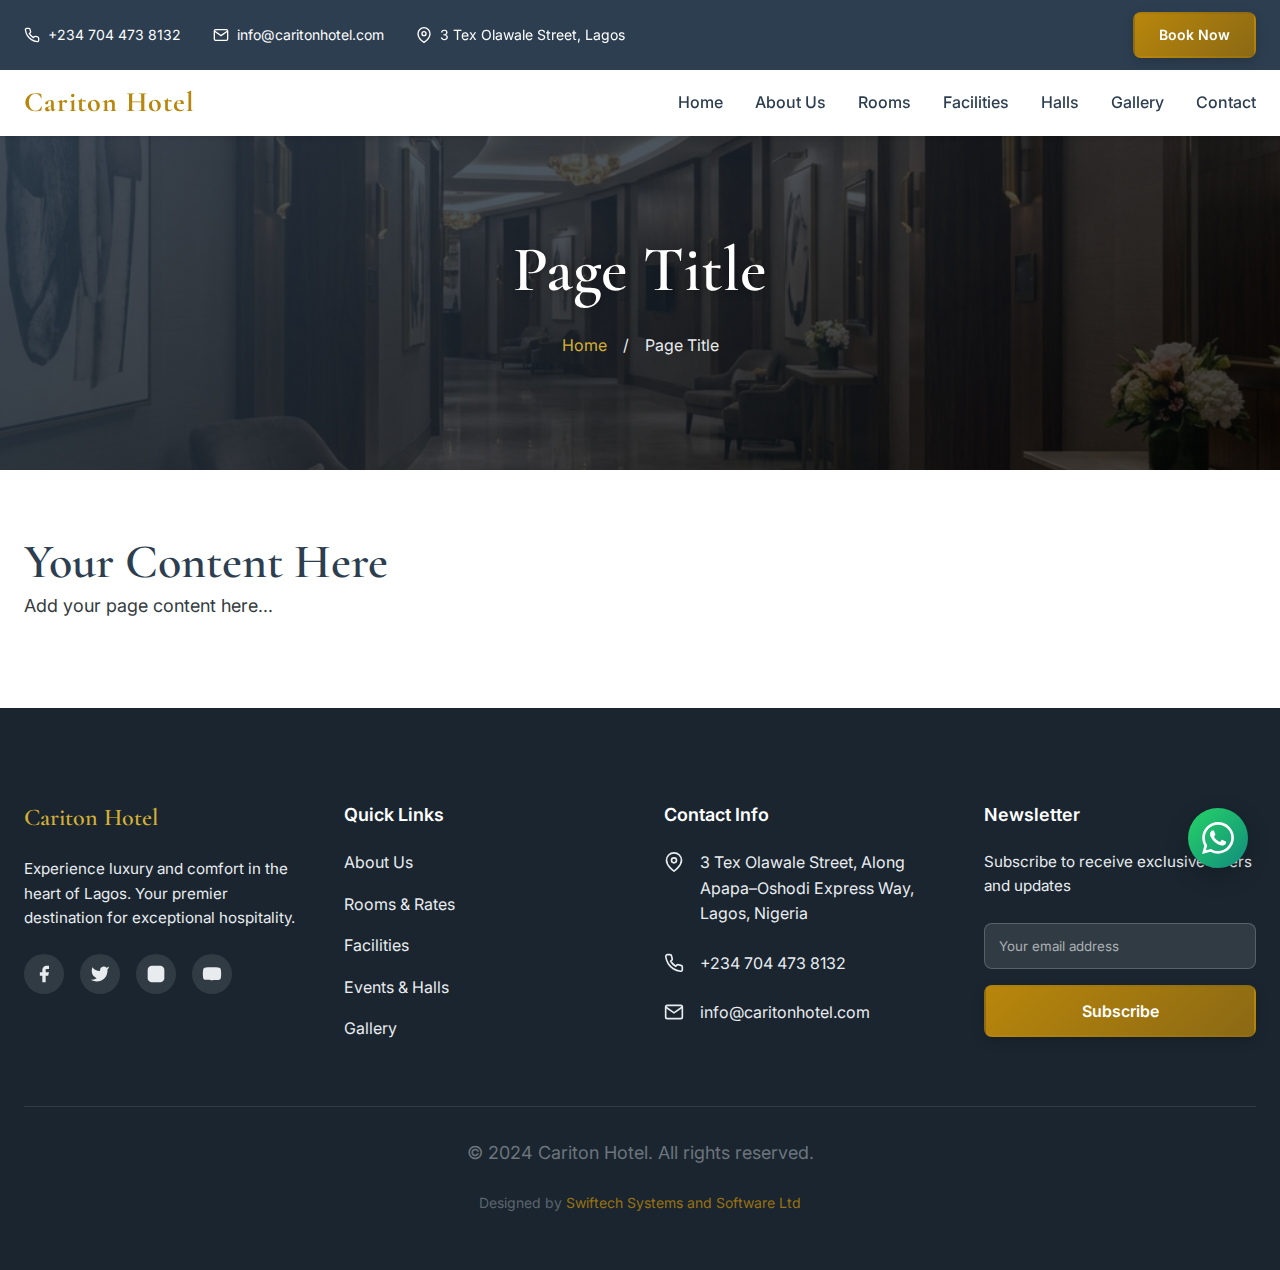
<file: template.html>
<!DOCTYPE html>
<html lang="en">
<head>
    <meta charset="UTF-8">
    <meta name="viewport" content="width=device-width, initial-scale=1.0">
    <title>Page Template - Cariton Hotel</title>
    <meta name="description" content="Cariton Hotel - Luxury accommodation in Lagos, Nigeria">
    <link rel="preconnect" href="https://fonts.googleapis.com">
    <link rel="preconnect" href="https://fonts.gstatic.com" crossorigin>
    <link href="https://fonts.googleapis.com/css2?family=Cormorant+Garamond:wght@300;400;500;600;700&family=Inter:wght@300;400;500;600;700&display=swap" rel="stylesheet">
    <link rel="stylesheet" href="css/style.css">
    <link rel="stylesheet" href="css/pages.css">
</head>
<body>
    <!-- Header - Auto-loaded by components.js -->
    <header class="header" id="header"></header>

    <!-- Page Header -->
    <section class="page-header">
        <div class="page-header-overlay"></div>
        <div class="container">
            <h1 class="page-title">Page Title</h1>
            <nav class="breadcrumb">
                <a href="index.html">Home</a>
                <span>/</span>
                <span>Page Title</span>
            </nav>
        </div>
    </section>

    <!-- Your Page Content Here -->
    <section style="padding: 4rem 0;">
        <div class="container">
            <h2>Your Content Here</h2>
            <p>Add your page content here...</p>
        </div>
    </section>

    <!-- Footer - Auto-loaded by components.js -->
    <footer class="footer" id="footer"></footer>

    <!-- WhatsApp button auto-loaded by components.js -->

    <!-- Load components first, then main.js -->
    <script src="js/components.js"></script>
    <script src="js/main.js"></script>
</body>
</html>
</file>
<file: css/style.css>
/* ===================================
   CSS Variables & Design System
   =================================== */
:root {
    /* Color Palette */
    --primary-color: #B8860B;
    --primary-dark: #8B6914;
    --primary-light: #D4AF37;
    --secondary-color: #2C3E50;
    --secondary-dark: #1a252f;
    --accent-color: #C19A6B;
    
    /* Neutral Colors */
    --white: #FFFFFF;
    --off-white: #F8F9FA;
    --light-gray: #E9ECEF;
    --gray: #6C757D;
    --dark-gray: #343A40;
    --black: #000000;
    
    /* Typography */
    --font-primary: 'Cormorant Garamond', serif;
    --font-secondary: 'Inter', sans-serif;
    
    /* Spacing */
    --spacing-xs: 0.5rem;
    --spacing-sm: 1rem;
    --spacing-md: 1.5rem;
    --spacing-lg: 2rem;
    --spacing-xl: 3rem;
    --spacing-2xl: 4rem;
    --spacing-3xl: 6rem;
    
    /* Border Radius */
    --radius-sm: 4px;
    --radius-md: 8px;
    --radius-lg: 12px;
    --radius-xl: 16px;
    
    /* Shadows */
    --shadow-sm: 0 2px 4px rgba(0, 0, 0, 0.1);
    --shadow-md: 0 4px 12px rgba(0, 0, 0, 0.15);
    --shadow-lg: 0 8px 24px rgba(0, 0, 0, 0.2);
    --shadow-xl: 0 16px 48px rgba(0, 0, 0, 0.25);
    
    /* Transitions */
    --transition-fast: 0.2s ease;
    --transition-base: 0.3s ease;
    --transition-slow: 0.5s ease;
    
    /* Z-index */
    --z-dropdown: 1000;
    --z-sticky: 1020;
    --z-fixed: 1030;
    --z-modal-backdrop: 1040;
    --z-modal: 1050;
    --z-popover: 1060;
    --z-tooltip: 1070;
}

/* ===================================
   Reset & Base Styles
   =================================== */
* {
    margin: 0;
    padding: 0;
    box-sizing: border-box;
}

html {
    scroll-behavior: smooth;
    font-size: 16px;
}

body {
    font-family: var(--font-secondary);
    color: var(--dark-gray);
    line-height: 1.6;
    background-color: var(--white);
    overflow-x: hidden;
}

img {
    max-width: 100%;
    height: auto;
    display: block;
}

a {
    text-decoration: none;
    color: inherit;
    transition: var(--transition-base);
}

ul {
    list-style: none;
}

button {
    border: none;
    background: none;
    cursor: pointer;
    font-family: inherit;
}

/* ===================================
   Typography
   =================================== */
h1, h2, h3, h4, h5, h6 {
    font-family: var(--font-primary);
    font-weight: 600;
    line-height: 1.2;
    color: var(--secondary-color);
}

h1 { font-size: clamp(2.5rem, 5vw, 4rem); }
h2 { font-size: clamp(2rem, 4vw, 3rem); }
h3 { font-size: clamp(1.5rem, 3vw, 2rem); }
h4 { font-size: clamp(1.25rem, 2.5vw, 1.75rem); }
h5 { font-size: clamp(1.125rem, 2vw, 1.5rem); }
h6 { font-size: clamp(1rem, 1.5vw, 1.25rem); }

p {
    margin-bottom: var(--spacing-md);
    font-size: clamp(0.95rem, 1.5vw, 1.125rem);
}

/* ===================================
   Utility Classes
   =================================== */
.container {
    max-width: 1320px;
    margin: 0 auto;
    padding: 0 var(--spacing-md);
}

.text-center {
    text-align: center;
}

.section-subtitle {
    display: inline-block;
    font-family: var(--font-secondary);
    font-size: 0.875rem;
    font-weight: 600;
    text-transform: uppercase;
    letter-spacing: 2px;
    color: var(--primary-color);
    margin-bottom: var(--spacing-sm);
}

.section-title {
    margin-bottom: var(--spacing-md);
}

.title-divider {
    width: 80px;
    height: 3px;
    background: linear-gradient(90deg, var(--primary-color), var(--accent-color));
    margin: var(--spacing-md) auto var(--spacing-xl);
}

/* ===================================
   Buttons
   =================================== */
.btn {
    display: inline-block;
    padding: 0.875rem 2rem;
    font-family: var(--font-secondary);
    font-size: 1rem;
    font-weight: 600;
    text-align: center;
    border-radius: var(--radius-md);
    transition: all var(--transition-base);
    cursor: pointer;
    border: 2px solid transparent;
    position: relative;
    overflow: hidden;
    z-index: 1;
}

.btn::before {
    content: '';
    position: absolute;
    top: 50%;
    left: 50%;
    width: 0;
    height: 0;
    border-radius: 50%;
    background: rgba(255, 255, 255, 0.2);
    transform: translate(-50%, -50%);
    transition: width 0.6s, height 0.6s;
    z-index: -1;
}

.btn:hover::before {
    width: 300px;
    height: 300px;
}

.btn-primary {
    background: linear-gradient(135deg, var(--primary-color), var(--primary-dark));
    color: var(--white);
    box-shadow: var(--shadow-md);
}

.btn-primary:hover {
    transform: translateY(-2px);
    box-shadow: var(--shadow-lg);
}

.btn-outline {
    background: transparent;
    color: var(--white);
    border-color: var(--white);
}

.btn-outline:hover {
    background: var(--white);
    color: var(--primary-color);
}

.btn-lg {
    padding: 1.125rem 2.5rem;
    font-size: 1.125rem;
}

.btn-sm {
    padding: 0.625rem 1.5rem;
    font-size: 0.875rem;
}

/* ===================================
   Header
   =================================== */
.header {
    position: fixed;
    top: 0;
    left: 0;
    width: 100%;
    z-index: var(--z-fixed);
    background: var(--white);
    box-shadow: var(--shadow-sm);
    transition: var(--transition-base);
}

.header-top {
    background: var(--secondary-color);
    color: var(--white);
    padding: 0.75rem 0;
    font-size: 0.875rem;
}

.header-top-content {
    display: flex;
    justify-content: space-between;
    align-items: center;
    flex-wrap: wrap;
    gap: var(--spacing-sm);
}

.contact-info {
    display: flex;
    gap: var(--spacing-lg);
    flex-wrap: wrap;
}

.contact-item {
    display: flex;
    align-items: center;
    gap: 0.5rem;
    color: var(--white);
    transition: var(--transition-fast);
}

.contact-item:hover {
    color: var(--primary-light);
}

.contact-item .icon {
    width: 16px;
    height: 16px;
}

.navbar {
    padding: 1rem 0;
}

.navbar .container {
    display: flex;
    justify-content: space-between;
    align-items: center;
}

.logo h1 {
    font-size: 1.75rem;
    color: var(--primary-color);
    font-weight: 700;
    letter-spacing: 1px;
}

.nav-menu {
    display: flex;
    gap: var(--spacing-lg);
    align-items: center;
}

.nav-menu a {
    font-family: var(--font-secondary);
    font-size: 1rem;
    font-weight: 500;
    color: var(--secondary-color);
    position: relative;
    padding: 0.5rem 0;
}

.nav-menu a::after {
    content: '';
    position: absolute;
    bottom: 0;
    left: 0;
    width: 0;
    height: 2px;
    background: var(--primary-color);
    transition: width var(--transition-base);
}

.nav-menu a:hover::after,
.nav-menu a.active::after {
    width: 100%;
}

.nav-menu a.active {
    color: var(--primary-color);
}

.menu-toggle {
    display: none;
    flex-direction: column;
    gap: 5px;
    width: 30px;
    height: 24px;
    cursor: pointer;
}

.menu-toggle span {
    width: 100%;
    height: 3px;
    background: var(--secondary-color);
    border-radius: 2px;
    transition: var(--transition-base);
}

/* ===================================
   Hero Section
   =================================== */
.hero {
    position: relative;
    height: 100vh;
    min-height: 600px;
    margin-top: 120px;
    overflow: hidden;
}

.hero-slider {
    position: relative;
    width: 100%;
    height: 100%;
}

.hero-slide {
    position: absolute;
    top: 0;
    left: 0;
    width: 100%;
    height: 100%;
    opacity: 0;
    transition: opacity 0.5s ease-in-out;
}

.hero-slide.active {
    opacity: 1;
}

.hero-image {
    width: 100%;
    height: 100%;
    background-size: cover;
    background-position: center;
    background-repeat: no-repeat;
    animation: kenburns 20s ease-in-out infinite alternate;
}

@keyframes kenburns {
    0% { transform: scale(1); }
    100% { transform: scale(1.15); }
}

.hero-overlay {
    position: absolute;
    top: 0;
    left: 0;
    width: 100%;
    height: 100%;
    background: linear-gradient(135deg, rgba(44, 62, 80, 0.7), rgba(0, 0, 0, 0.5));
}

.hero-content {
    position: absolute;
    top: 50%;
    left: 50%;
    transform: translate(-50%, -50%);
    text-align: center;
    color: var(--white);
    width: 90%;
    max-width: 900px;
    z-index: 2;
}

.hero-title {
    color: var(--white);
    margin-bottom: var(--spacing-md);
    text-shadow: 2px 2px 8px rgba(0, 0, 0, 0.3);
}

.hero-subtitle {
    font-size: clamp(1.125rem, 2vw, 1.5rem);
    margin-bottom: var(--spacing-xl);
    font-weight: 300;
    letter-spacing: 1px;
}

.hero-buttons {
    display: flex;
    gap: var(--spacing-md);
    justify-content: center;
    flex-wrap: wrap;
}

.slider-control {
    position: absolute;
    top: 50%;
    transform: translateY(-50%);
    width: 50px;
    height: 50px;
    background: rgba(255, 255, 255, 0.2);
    backdrop-filter: blur(10px);
    border-radius: 50%;
    display: flex;
    align-items: center;
    justify-content: center;
    cursor: pointer;
    transition: var(--transition-base);
    z-index: 3;
}

.slider-control:hover {
    background: rgba(255, 255, 255, 0.3);
    transform: translateY(-50%) scale(1.1);
}

.slider-control svg {
    width: 24px;
    height: 24px;
    stroke: var(--white);
}

.slider-control.prev {
    left: 2rem;
}

.slider-control.next {
    right: 2rem;
}

.slider-indicators {
    position: absolute;
    bottom: 2rem;
    left: 50%;
    transform: translateX(-50%);
    display: flex;
    gap: 0.75rem;
    z-index: 3;
}

.slider-indicator {
    width: 12px;
    height: 12px;
    border-radius: 50%;
    background: rgba(255, 255, 255, 0.5);
    cursor: pointer;
    transition: var(--transition-base);
}

.slider-indicator.active {
    background: var(--white);
    width: 40px;
    border-radius: 6px;
}

/* Animations */
@keyframes fadeIn {
    from {
        opacity: 0;
        transform: translateY(30px);
    }
    to {
        opacity: 1;
        transform: translateY(0);
    }
}

.animate-fade-in {
    animation: fadeIn 1s ease-out;
}

.animate-fade-in-delay {
    animation: fadeIn 1s ease-out 0.3s both;
}

.animate-fade-in-delay-2 {
    animation: fadeIn 1s ease-out 0.6s both;
}

/* ===================================
   Introduction Section
   =================================== */
.intro-section {
    padding: var(--spacing-3xl) 0;
    background: var(--off-white);
}

.intro-content {
    max-width: 900px;
    margin: 0 auto;
}

.intro-text {
    font-size: 1.125rem;
    line-height: 1.8;
    color: var(--gray);
    text-align: center;
}

/* ===================================
   Featured Rooms Section
   =================================== */
.featured-rooms {
    padding: var(--spacing-3xl) 0;
}

.rooms-grid {
    display: grid;
    grid-template-columns: repeat(auto-fit, minmax(280px, 1fr));
    gap: var(--spacing-xl);
    margin-top: var(--spacing-xl);
}

.room-card {
    background: var(--white);
    border-radius: var(--radius-lg);
    overflow: hidden;
    box-shadow: var(--shadow-md);
    transition: var(--transition-base);
}

.room-card:hover {
    transform: translateY(-8px);
    box-shadow: var(--shadow-xl);
}

.room-image {
    position: relative;
    height: 250px;
    overflow: hidden;
}

.room-image img {
    width: 100%;
    height: 100%;
    object-fit: cover;
    transition: transform var(--transition-slow);
}

.room-card:hover .room-image img {
    transform: scale(1.1);
}

.room-overlay {
    position: absolute;
    top: 0;
    left: 0;
    width: 100%;
    height: 100%;
    background: rgba(0, 0, 0, 0.6);
    display: flex;
    align-items: center;
    justify-content: center;
    opacity: 0;
    transition: var(--transition-base);
}

.room-card:hover .room-overlay {
    opacity: 1;
}

.room-info {
    padding: var(--spacing-lg);
}

.room-name {
    font-size: 1.5rem;
    margin-bottom: var(--spacing-sm);
    color: var(--secondary-color);
}

.room-description {
    color: var(--gray);
    margin-bottom: var(--spacing-md);
}

.room-price {
    font-size: 1.75rem;
    font-weight: 700;
    color: var(--primary-color);
    font-family: var(--font-primary);
}

.room-price span {
    font-size: 0.875rem;
    font-weight: 400;
    color: var(--gray);
}

/* ===================================
   Facilities Highlights
   =================================== */
.facilities-highlights {
    padding: var(--spacing-3xl) 0;
    background: linear-gradient(135deg, var(--off-white), var(--light-gray));
}

.facilities-grid {
    display: grid;
    grid-template-columns: repeat(auto-fit, minmax(250px, 1fr));
    gap: var(--spacing-xl);
    margin-top: var(--spacing-xl);
}

.facility-card {
    background: var(--white);
    padding: var(--spacing-xl);
    border-radius: var(--radius-lg);
    text-align: center;
    transition: var(--transition-base);
    box-shadow: var(--shadow-sm);
}

.facility-card:hover {
    transform: translateY(-8px);
    box-shadow: var(--shadow-lg);
}

.facility-icon {
    width: 70px;
    height: 70px;
    margin: 0 auto var(--spacing-md);
    background: linear-gradient(135deg, var(--primary-light), var(--primary-color));
    border-radius: 50%;
    display: flex;
    align-items: center;
    justify-content: center;
    transition: var(--transition-base);
}

.facility-card:hover .facility-icon {
    transform: rotateY(360deg);
}

.facility-icon svg {
    width: 35px;
    height: 35px;
    stroke: var(--white);
}

.facility-name {
    font-size: 1.25rem;
    margin-bottom: var(--spacing-sm);
}

.facility-description {
    color: var(--gray);
    font-size: 0.95rem;
}

/* ===================================
   CTA Section
   =================================== */
.cta-section {
    position: relative;
    padding: var(--spacing-3xl) 0;
    background: url('../images/cta-bg.jpg') center/cover no-repeat fixed;
    text-align: center;
}

.cta-overlay {
    position: absolute;
    top: 0;
    left: 0;
    width: 100%;
    height: 100%;
    background: linear-gradient(135deg, rgba(184, 134, 11, 0.9), rgba(139, 105, 20, 0.9));
}

.cta-content {
    position: relative;
    z-index: 2;
    color: var(--white);
}

.cta-title {
    color: var(--white);
    margin-bottom: var(--spacing-md);
}

.cta-text {
    font-size: 1.25rem;
    margin-bottom: var(--spacing-xl);
    max-width: 700px;
    margin-left: auto;
    margin-right: auto;
}

/* ===================================
   Footer
   =================================== */
.footer {
    background: var(--secondary-dark);
    color: var(--light-gray);
    padding: var(--spacing-3xl) 0 var(--spacing-lg);
}

.footer-content {
    display: grid;
    grid-template-columns: repeat(auto-fit, minmax(250px, 1fr));
    gap: var(--spacing-xl);
    margin-bottom: var(--spacing-xl);
}

.footer-title {
    color: var(--primary-light);
    font-size: 1.5rem;
    margin-bottom: var(--spacing-md);
}

.footer-heading {
    color: var(--white);
    font-size: 1.125rem;
    margin-bottom: var(--spacing-md);
    font-family: var(--font-secondary);
}

.footer-text {
    color: var(--light-gray);
    margin-bottom: var(--spacing-md);
    font-size: 0.95rem;
}

.social-links {
    display: flex;
    gap: var(--spacing-sm);
    margin-top: var(--spacing-md);
}

.social-links a {
    width: 40px;
    height: 40px;
    background: rgba(255, 255, 255, 0.1);
    border-radius: 50%;
    display: flex;
    align-items: center;
    justify-content: center;
    transition: var(--transition-base);
}

.social-links a:hover {
    background: var(--primary-color);
    transform: translateY(-3px);
}

.social-links svg {
    width: 20px;
    height: 20px;
}

.footer-links li {
    margin-bottom: var(--spacing-sm);
}

.footer-links a {
    color: var(--light-gray);
    transition: var(--transition-fast);
}

.footer-links a:hover {
    color: var(--primary-light);
    padding-left: 5px;
}

.footer-contact li {
    display: flex;
    gap: var(--spacing-sm);
    margin-bottom: var(--spacing-md);
    color: var(--light-gray);
}

.footer-contact .icon {
    width: 20px;
    height: 20px;
    flex-shrink: 0;
    margin-top: 2px;
}

.newsletter-form {
    display: flex;
    flex-direction: column;
    gap: var(--spacing-sm);
}

.newsletter-form input {
    padding: 0.875rem;
    border: 1px solid rgba(255, 255, 255, 0.2);
    border-radius: var(--radius-md);
    background: rgba(255, 255, 255, 0.1);
    color: var(--white);
    font-family: var(--font-secondary);
}

.newsletter-form input::placeholder {
    color: rgba(255, 255, 255, 0.6);
}

.newsletter-form input:focus {
    outline: none;
    border-color: var(--primary-light);
}

.footer-bottom {
    text-align: center;
    padding-top: var(--spacing-lg);
    border-top: 1px solid rgba(255, 255, 255, 0.1);
    color: var(--gray);
}

/* ===================================
   WhatsApp Float Button
   =================================== */
.whatsapp-float {
    position: fixed;
    bottom: 2rem;
    right: 2rem;
    width: 60px;
    height: 60px;
    background: linear-gradient(135deg, #25D366, #128C7E);
    border-radius: 50%;
    display: flex;
    align-items: center;
    justify-content: center;
    box-shadow: var(--shadow-lg);
    z-index: var(--z-fixed);
    transition: var(--transition-base);
    animation: pulse 2s infinite;
}

.whatsapp-float:hover {
    transform: scale(1.1);
    box-shadow: var(--shadow-xl);
}

.whatsapp-float svg {
    width: 32px;
    height: 32px;
    fill: var(--white);
}

@keyframes pulse {
    0%, 100% {
        box-shadow: 0 0 0 0 rgba(37, 211, 102, 0.7);
    }
    50% {
        box-shadow: 0 0 0 15px rgba(37, 211, 102, 0);
    }
}

/* ===================================
   Responsive Design
   =================================== */
@media (max-width: 992px) {
    .header-top {
        display: none;
    }
    
    .menu-toggle {
        display: flex;
    }
    
    .nav-menu {
        position: fixed;
        top: 70px;
        left: -100%;
        width: 100%;
        height: calc(100vh - 70px);
        background: var(--white);
        flex-direction: column;
        padding: var(--spacing-xl);
        gap: var(--spacing-md);
        transition: left var(--transition-base);
        box-shadow: var(--shadow-lg);
        overflow-y: auto;
    }
    
    .nav-menu.active {
        left: 0;
    }
    
    .nav-menu a {
        font-size: 1.125rem;
    }
    
    .hero {
        margin-top: 70px;
    }
    
    .slider-control {
        width: 40px;
        height: 40px;
    }
    
    .slider-control.prev {
        left: 1rem;
    }
    
    .slider-control.next {
        right: 1rem;
    }
    
    .rooms-grid,
    .facilities-grid {
        grid-template-columns: repeat(auto-fit, minmax(250px, 1fr));
    }
}

@media (max-width: 768px) {
    :root {
        --spacing-xl: 2rem;
        --spacing-2xl: 3rem;
        --spacing-3xl: 4rem;
    }
    
    .hero-buttons {
        flex-direction: column;
        align-items: center;
    }
    
    .btn-lg {
        width: 100%;
        max-width: 300px;
    }
    
    .contact-info {
        flex-direction: column;
        gap: var(--spacing-sm);
    }
    
    .footer-content {
        grid-template-columns: 1fr;
    }
    
    .whatsapp-float {
        bottom: 1.5rem;
        right: 1.5rem;
        width: 50px;
        height: 50px;
    }
    
    .whatsapp-float svg {
        width: 28px;
        height: 28px;
    }
}

@media (max-width: 576px) {
    .rooms-grid,
    .facilities-grid {
        grid-template-columns: 1fr;
    }
}

/* ===================================
   Booking Widget
   =================================== */
.booking-widget {
    margin-top: -120px;
    padding: 0 0 var(--spacing-3xl) 0;
    position: relative;
    z-index: 10;
}

.booking-widget-card {
    background: var(--white);
    border-radius: var(--radius-xl);
    box-shadow: var(--shadow-xl);
    padding: var(--spacing-xl);
    max-width: 1200px;
    margin: 0 auto;
}

.booking-widget-title {
    text-align: center;
    color: var(--secondary-color);
    margin-bottom: var(--spacing-lg);
    font-size: 1.75rem;
}

.booking-form-grid {
    display: grid;
    grid-template-columns: repeat(auto-fit, minmax(200px, 1fr));
    gap: var(--spacing-md);
    align-items: end;
}

.form-field {
    display: flex;
    flex-direction: column;
}

.form-field label {
    font-size: 0.875rem;
    font-weight: 600;
    color: var(--secondary-color);
    margin-bottom: 0.5rem;
    text-transform: uppercase;
    letter-spacing: 0.5px;
}

.form-field input[type="date"],
.form-field select {
    padding: 0.875rem 1rem;
    border: 2px solid var(--light-gray);
    border-radius: var(--radius-md);
    font-size: 1rem;
    font-family: var(--font-secondary);
    color: var(--dark-gray);
    background: var(--white);
    transition: var(--transition-base);
    cursor: pointer;
    width: 100%;
    height: 52px;
}

.form-field input[type="date"]:focus,
.form-field select:focus {
    outline: none;
    border-color: var(--primary-color);
    box-shadow: 0 0 0 3px rgba(184, 134, 11, 0.1);
}

.form-field input[type="date"]:hover,
.form-field select:hover {
    border-color: var(--primary-light);
}

.booking-submit {
    width: 100%;
    height: 100%;
    min-height: 52px;
    margin-top: auto;
}

/* Responsive adjustments */
@media (max-width: 768px) {
    .booking-widget {
        margin-top: -80px;
    }
    
    .booking-widget-card {
        padding: var(--spacing-lg);
    }
    
    .booking-form-grid {
        grid-template-columns: 1fr;
    }
    
    .booking-widget-title {
        font-size: 1.5rem;
    }
}

@media (max-width: 576px) {
    .booking-widget {
        margin-top: -60px;
        padding: 0 0 var(--spacing-lg) 0;
    }
    
    .booking-widget-card {
        padding: var(--spacing-md);
        border-radius: var(--radius-lg);
    }
}
</file>
<file: css/pages.css>
/* ===================================
   Page Header
   =================================== */
.page-header {
    position: relative;
    height: 350px;
    background: url('../images/page-header-bg.jpg') center/cover no-repeat;
    display: flex;
    align-items: center;
    justify-content: center;
    margin-top: 120px;
}

.page-header-overlay {
    position: absolute;
    top: 0;
    left: 0;
    width: 100%;
    height: 100%;
    background: linear-gradient(135deg, rgba(44, 62, 80, 0.85), rgba(0, 0, 0, 0.7));
}

.page-header .container {
    position: relative;
    z-index: 2;
    text-align: center;
    color: var(--white);
}

.page-title {
    color: var(--white);
    margin-bottom: var(--spacing-md);
    text-shadow: 2px 2px 8px rgba(0, 0, 0, 0.3);
}

.breadcrumb {
    display: flex;
    align-items: center;
    justify-content: center;
    gap: var(--spacing-sm);
    font-size: 1rem;
    color: var(--light-gray);
}

.breadcrumb a {
    color: var(--primary-light);
    transition: var(--transition-fast);
}

.breadcrumb a:hover {
    color: var(--white);
}

/* ===================================
   About Page Styles
   =================================== */
.about-section {
    padding: var(--spacing-3xl) 0;
}

.about-grid {
    display: grid;
    grid-template-columns: 1fr 1fr;
    gap: var(--spacing-3xl);
    align-items: center;
}

.about-image {
    position: relative;
    border-radius: var(--radius-xl);
    overflow: hidden;
    box-shadow: var(--shadow-xl);
}

.about-image img {
    width: 100%;
    height: 600px;
    object-fit: cover;
}

.about-badge {
    position: absolute;
    bottom: 2rem;
    right: 2rem;
    width: 150px;
    height: 150px;
    background: linear-gradient(135deg, var(--primary-color), var(--primary-dark));
    border-radius: 50%;
    display: flex;
    align-items: center;
    justify-content: center;
    box-shadow: var(--shadow-lg);
    animation: float 3s ease-in-out infinite;
}

@keyframes float {
    0%, 100% { transform: translateY(0); }
    50% { transform: translateY(-10px); }
}

.badge-content {
    text-align: center;
    color: var(--white);
}

.badge-number {
    display: block;
    font-size: 2.5rem;
    font-weight: 700;
    font-family: var(--font-primary);
}

.badge-text {
    display: block;
    font-size: 0.875rem;
    font-weight: 500;
}

.about-content p {
    color: var(--gray);
    line-height: 1.8;
}

.location-section {
    padding: var(--spacing-3xl) 0;
    background: var(--off-white);
}

.location-grid {
    display: grid;
    grid-template-columns: repeat(auto-fit, minmax(280px, 1fr));
    gap: var(--spacing-xl);
    margin-top: var(--spacing-xl);
}

.location-card {
    background: var(--white);
    padding: var(--spacing-xl);
    border-radius: var(--radius-lg);
    text-align: center;
    box-shadow: var(--shadow-md);
    transition: var(--transition-base);
}

.location-card:hover {
    transform: translateY(-8px);
    box-shadow: var(--shadow-xl);
}

.location-icon {
    width: 80px;
    height: 80px;
    margin: 0 auto var(--spacing-md);
    background: linear-gradient(135deg, var(--primary-light), var(--primary-color));
    border-radius: 50%;
    display: flex;
    align-items: center;
    justify-content: center;
}

.location-icon svg {
    width: 40px;
    height: 40px;
    stroke: var(--white);
}

.location-card h3 {
    font-size: 1.5rem;
    margin-bottom: var(--spacing-sm);
}

.location-card p {
    color: var(--gray);
    margin: 0;
}

.commitment-section {
    padding: var(--spacing-3xl) 0;
}

.commitment-grid {
    display: grid;
    grid-template-columns: 1fr 1fr;
    gap: var(--spacing-3xl);
    align-items: center;
}

.commitment-list {
    display: flex;
    flex-direction: column;
    gap: var(--spacing-lg);
    margin-top: var(--spacing-xl);
}

.commitment-item {
    display: flex;
    gap: var(--spacing-md);
}

.commitment-icon {
    width: 50px;
    height: 50px;
    flex-shrink: 0;
    background: linear-gradient(135deg, var(--primary-light), var(--primary-color));
    border-radius: 50%;
    display: flex;
    align-items: center;
    justify-content: center;
}

.commitment-icon svg {
    width: 24px;
    height: 24px;
    stroke: var(--white);
}

.commitment-item h4 {
    font-size: 1.25rem;
    margin-bottom: 0.5rem;
}

.commitment-item p {
    color: var(--gray);
    margin: 0;
}

.commitment-image {
    border-radius: var(--radius-xl);
    overflow: hidden;
    box-shadow: var(--shadow-xl);
}

.commitment-image img {
    width: 100%;
    height: 600px;
    object-fit: cover;
}

/* ===================================
   Rooms Page Styles
   =================================== */
.rooms-list {
    padding: var(--spacing-3xl) 0;
}

.room-detail {
    background: var(--white);
    border-radius: var(--radius-xl);
    overflow: hidden;
    box-shadow: var(--shadow-lg);
    margin-bottom: var(--spacing-3xl);
}

.room-detail-grid {
    display: grid;
    grid-template-columns: 1fr 1fr;
    gap: 0;
}

.room-detail-image {
    position: relative;
    height: 500px;
}

.room-detail-image img {
    width: 100%;
    height: 100%;
    object-fit: cover;
}

.room-detail-content {
    padding: var(--spacing-3xl);
    display: flex;
    flex-direction: column;
    justify-content: center;
}

.room-detail-header {
    margin-bottom: var(--spacing-lg);
}

.room-detail-name {
    font-size: 2.5rem;
    margin-bottom: var(--spacing-sm);
}

.room-detail-price {
    font-size: 2rem;
    font-weight: 700;
    color: var(--primary-color);
    font-family: var(--font-primary);
}

.room-detail-price span {
    font-size: 1rem;
    font-weight: 400;
    color: var(--gray);
}

.room-detail-description {
    color: var(--gray);
    line-height: 1.8;
    margin-bottom: var(--spacing-xl);
}

.room-amenities {
    margin-bottom: var(--spacing-xl);
}

.room-amenities h4 {
    font-size: 1.25rem;
    margin-bottom: var(--spacing-md);
}

.amenities-list {
    display: grid;
    grid-template-columns: repeat(2, 1fr);
    gap: var(--spacing-sm);
}

.amenity-item {
    display: flex;
    align-items: center;
    gap: 0.5rem;
    color: var(--gray);
}

.amenity-item svg {
    width: 20px;
    height: 20px;
    stroke: var(--primary-color);
    flex-shrink: 0;
}

/* ===================================
   Facilities Page Styles
   =================================== */
.facilities-list {
    padding: var(--spacing-3xl) 0;
}

.facility-detail {
    margin-bottom: var(--spacing-3xl);
}

.facility-detail-grid {
    display: grid;
    grid-template-columns: 1fr 1fr;
    gap: var(--spacing-3xl);
    align-items: center;
}

.facility-detail-grid.reverse {
    direction: rtl;
}

.facility-detail-grid.reverse > * {
    direction: ltr;
}

.facility-detail-image {
    border-radius: var(--radius-xl);
    overflow: hidden;
    box-shadow: var(--shadow-lg);
}

.facility-detail-image img {
    width: 100%;
    height: 400px;
    object-fit: cover;
    transition: transform var(--transition-slow);
}

.facility-detail:hover .facility-detail-image img {
    transform: scale(1.05);
}

.facility-detail-content h3 {
    font-size: 2rem;
    margin-bottom: var(--spacing-md);
}

.facility-detail-content p {
    color: var(--gray);
    line-height: 1.8;
}

/* ===================================
   Events Page Styles
   =================================== */
.events-list {
    padding: var(--spacing-3xl) 0;
}

.event-hall {
    background: var(--white);
    border-radius: var(--radius-xl);
    overflow: hidden;
    box-shadow: var(--shadow-lg);
    margin-bottom: var(--spacing-3xl);
}

.event-hall-image {
    height: 400px;
    overflow: hidden;
}

.event-hall-image img {
    width: 100%;
    height: 100%;
    object-fit: cover;
}

.event-hall-content {
    padding: var(--spacing-3xl);
}

.event-hall-name {
    font-size: 2rem;
    margin-bottom: var(--spacing-md);
}

.event-hall-description {
    color: var(--gray);
    line-height: 1.8;
    margin-bottom: var(--spacing-lg);
}

.event-features {
    display: grid;
    grid-template-columns: repeat(auto-fit, minmax(200px, 1fr));
    gap: var(--spacing-md);
    margin-bottom: var(--spacing-xl);
}

.event-feature {
    display: flex;
    align-items: center;
    gap: var(--spacing-sm);
    padding: var(--spacing-md);
    background: var(--off-white);
    border-radius: var(--radius-md);
}

.event-feature svg {
    width: 24px;
    height: 24px;
    stroke: var(--primary-color);
    flex-shrink: 0;
}

/* ===================================
   Gallery Page Styles
   =================================== */
.gallery-section {
    padding: var(--spacing-3xl) 0;
}

.gallery-filters {
    display: flex;
    justify-content: center;
    gap: var(--spacing-md);
    margin-bottom: var(--spacing-xl);
    flex-wrap: wrap;
}

.filter-btn {
    padding: 0.75rem 1.5rem;
    background: var(--white);
    border: 2px solid var(--light-gray);
    border-radius: var(--radius-md);
    font-family: var(--font-secondary);
    font-weight: 600;
    color: var(--secondary-color);
    cursor: pointer;
    transition: var(--transition-base);
}

.filter-btn:hover,
.filter-btn.active {
    background: var(--primary-color);
    border-color: var(--primary-color);
    color: var(--white);
}

.gallery-grid {
    display: grid;
    grid-template-columns: repeat(auto-fill, minmax(300px, 1fr));
    gap: var(--spacing-lg);
}

.gallery-item {
    position: relative;
    border-radius: var(--radius-lg);
    overflow: hidden;
    cursor: pointer;
    box-shadow: var(--shadow-md);
    transition: var(--transition-base);
}

.gallery-item:hover {
    transform: translateY(-8px);
    box-shadow: var(--shadow-xl);
}

.gallery-item img {
    width: 100%;
    height: 300px;
    object-fit: cover;
    transition: transform var(--transition-slow);
}

.gallery-item:hover img {
    transform: scale(1.1);
}

.gallery-overlay {
    position: absolute;
    top: 0;
    left: 0;
    width: 100%;
    height: 100%;
    background: rgba(0, 0, 0, 0.7);
    display: flex;
    align-items: center;
    justify-content: center;
    opacity: 0;
    transition: var(--transition-base);
}

.gallery-item:hover .gallery-overlay {
    opacity: 1;
}

.gallery-overlay svg {
    width: 50px;
    height: 50px;
    stroke: var(--white);
}

/* ===================================
   Contact Page Styles
   =================================== */
.contact-section {
    padding: var(--spacing-3xl) 0;
}

.contact-grid {
    display: grid;
    grid-template-columns: 1fr 1fr;
    gap: var(--spacing-3xl);
}

.contact-info-card {
    background: var(--white);
    padding: var(--spacing-xl);
    border-radius: var(--radius-lg);
    box-shadow: var(--shadow-md);
    margin-bottom: var(--spacing-lg);
}

.contact-info-card h3 {
    font-size: 1.5rem;
    margin-bottom: var(--spacing-md);
    display: flex;
    align-items: center;
    gap: var(--spacing-sm);
}

.contact-info-card svg {
    width: 30px;
    height: 30px;
    stroke: var(--primary-color);
}

.contact-info-card p {
    color: var(--gray);
    margin: 0;
}

.contact-form {
    background: var(--white);
    padding: var(--spacing-3xl);
    border-radius: var(--radius-xl);
    box-shadow: var(--shadow-lg);
}

.form-group {
    margin-bottom: var(--spacing-lg);
}

.form-group label {
    display: block;
    font-weight: 600;
    margin-bottom: var(--spacing-sm);
    color: var(--secondary-color);
}

.form-group input,
.form-group textarea,
.form-group select {
    width: 100%;
    padding: 0.875rem;
    border: 2px solid var(--light-gray);
    border-radius: var(--radius-md);
    font-family: var(--font-secondary);
    font-size: 1rem;
    transition: var(--transition-base);
    background-color: var(--white);
}

.form-group select {
    appearance: none;
    -webkit-appearance: none;
    -moz-appearance: none;
    background-image: url("data:image/svg+xml;charset=UTF-8,%3csvg xmlns='http://www.w3.org/2000/svg' viewBox='0 0 24 24' fill='none' stroke='%23666' stroke-width='2' stroke-linecap='round' stroke-linejoin='round'%3e%3cpolyline points='6 9 12 15 18 9'%3e%3c/polyline%3e%3c/svg%3e");
    background-repeat: no-repeat;
    background-position: right 0.875rem center;
    background-size: 1.25rem;
    padding-right: 2.5rem;
    cursor: pointer;
}

.form-group input:focus,
.form-group textarea:focus,
.form-group select:focus {
    outline: none;
    border-color: var(--primary-color);
    box-shadow: 0 0 0 3px rgba(212, 175, 55, 0.1);
}

.form-group textarea {
    resize: vertical;
    min-height: 150px;
}

.map-container {
    margin-top: var(--spacing-3xl);
    border-radius: var(--radius-xl);
    overflow: hidden;
    box-shadow: var(--shadow-lg);
}

.map-container iframe {
    width: 100%;
    height: 450px;
    border: none;
}

/* ===================================
   Booking Page Styles
   =================================== */
.booking-section {
    padding: var(--spacing-3xl) 0;
}

.booking-form {
    max-width: 800px;
    margin: 0 auto;
    background: var(--white);
    padding: var(--spacing-3xl);
    border-radius: var(--radius-xl);
    box-shadow: var(--shadow-xl);
}

.form-row {
    display: grid;
    grid-template-columns: 1fr 1fr;
    gap: var(--spacing-lg);
}

.booking-summary {
    background: var(--off-white);
    padding: var(--spacing-xl);
    border-radius: var(--radius-lg);
    margin-top: var(--spacing-xl);
}

.booking-summary h3 {
    font-size: 1.5rem;
    margin-bottom: var(--spacing-md);
}

.summary-item {
    display: flex;
    justify-content: space-between;
    padding: var(--spacing-sm) 0;
    border-bottom: 1px solid var(--light-gray);
}

.summary-total {
    font-size: 1.5rem;
    font-weight: 700;
    color: var(--primary-color);
    margin-top: var(--spacing-md);
}

/* ===================================
   Responsive Styles
   =================================== */
@media (max-width: 992px) {
    .page-header {
        height: 300px;
        margin-top: 70px;
    }
    
    .about-grid,
    .commitment-grid,
    .room-detail-grid,
    .facility-detail-grid,
    .contact-grid {
        grid-template-columns: 1fr;
    }
    
    .facility-detail-grid.reverse {
        direction: ltr;
    }
    
    .about-image img,
    .commitment-image img {
        height: 400px;
    }
    
    .room-detail-image {
        height: 350px;
    }
}

@media (max-width: 768px) {
    .form-row {
        grid-template-columns: 1fr;
    }
    
    .amenities-list {
        grid-template-columns: 1fr;
    }
    
    .gallery-grid {
        grid-template-columns: repeat(auto-fill, minmax(250px, 1fr));
    }
    
    .event-features {
        grid-template-columns: 1fr;
    }
}

@media (max-width: 576px) {
    .gallery-filters {
        flex-direction: column;
    }
    
    .filter-btn {
        width: 100%;
    }
}
</file>
